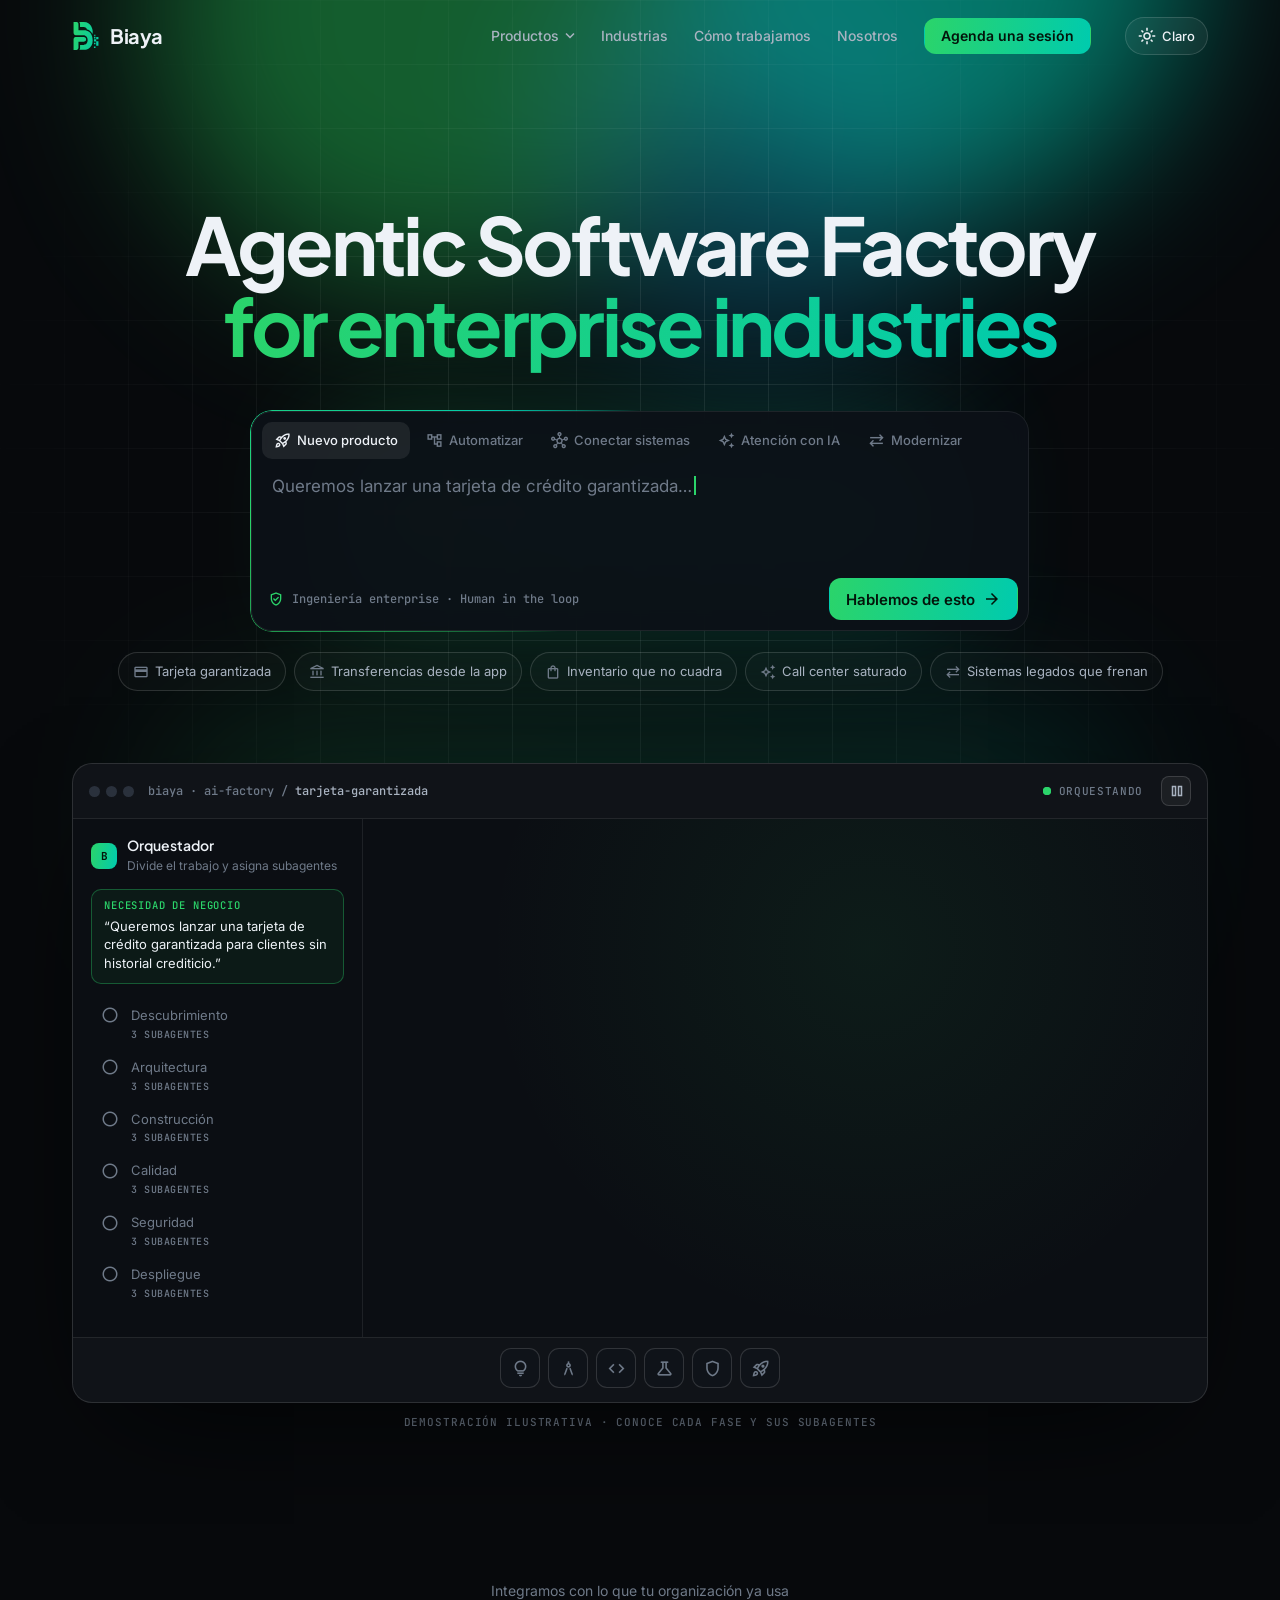
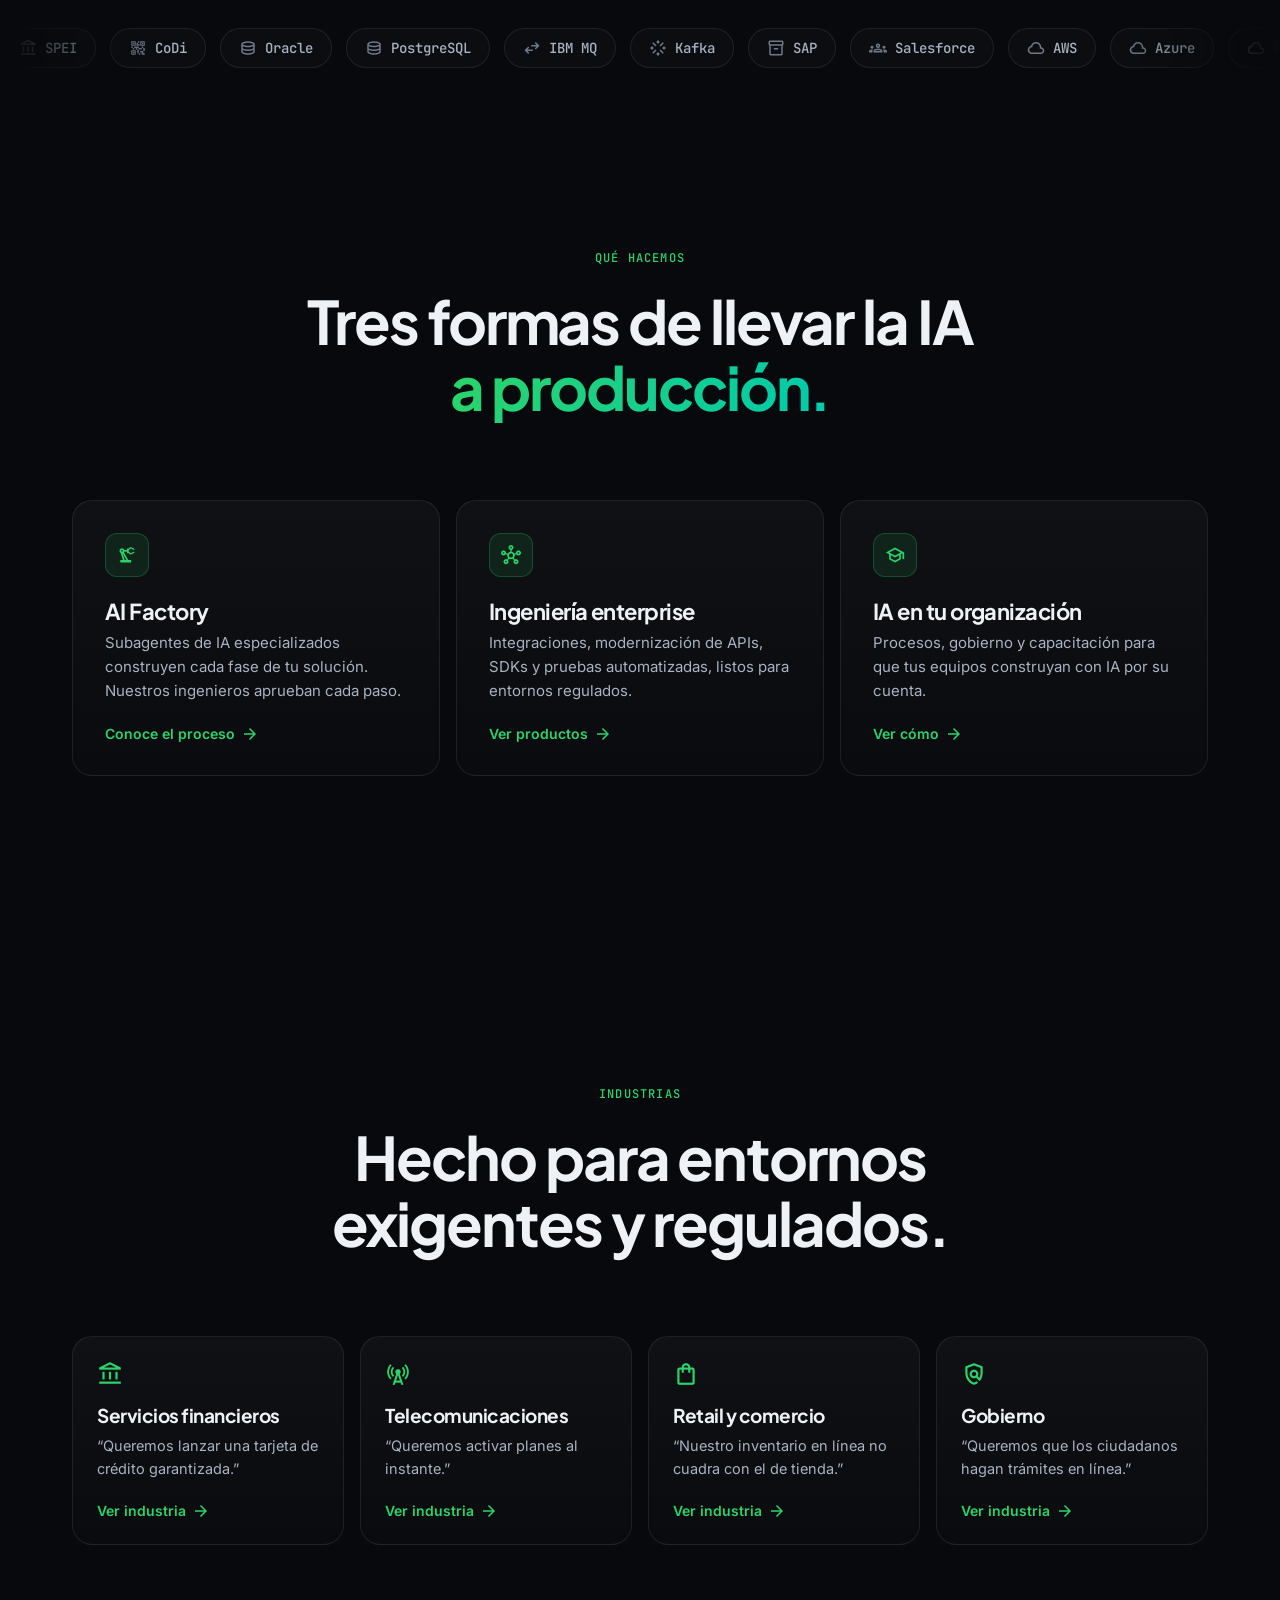
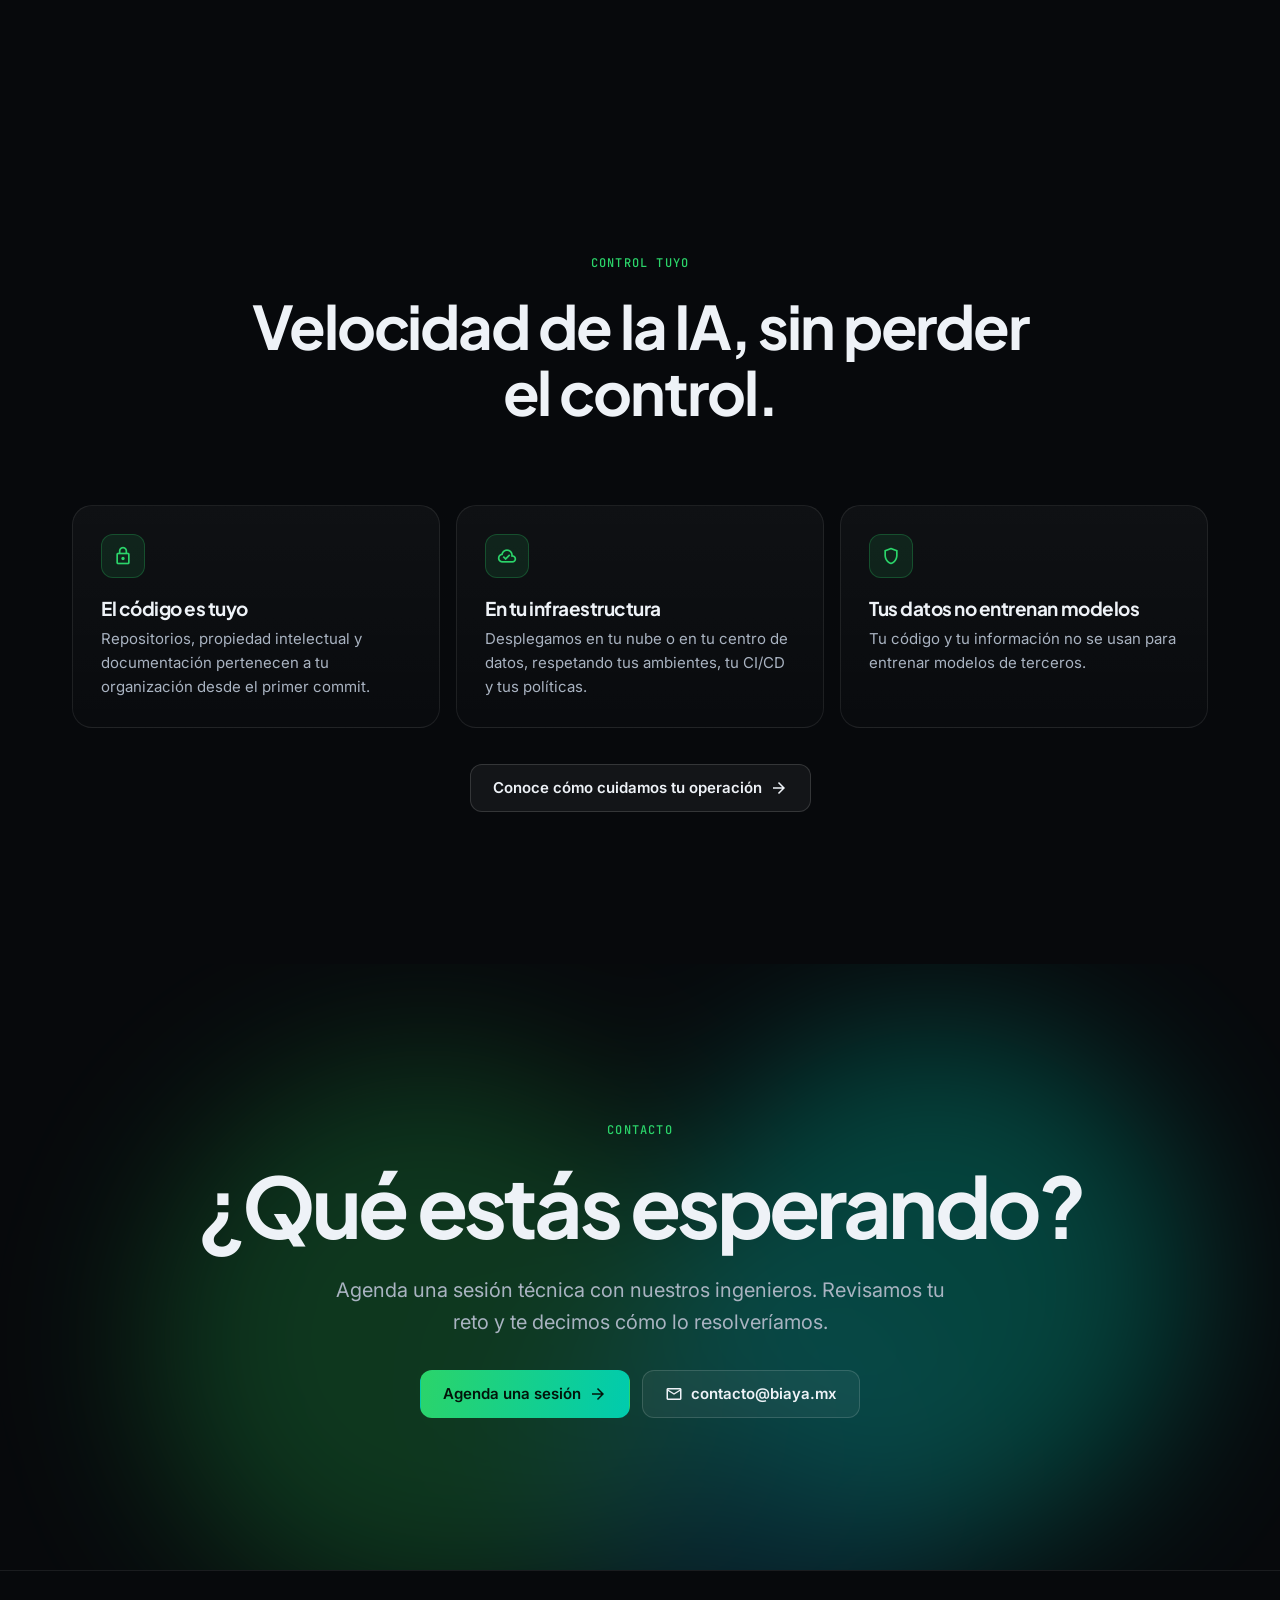
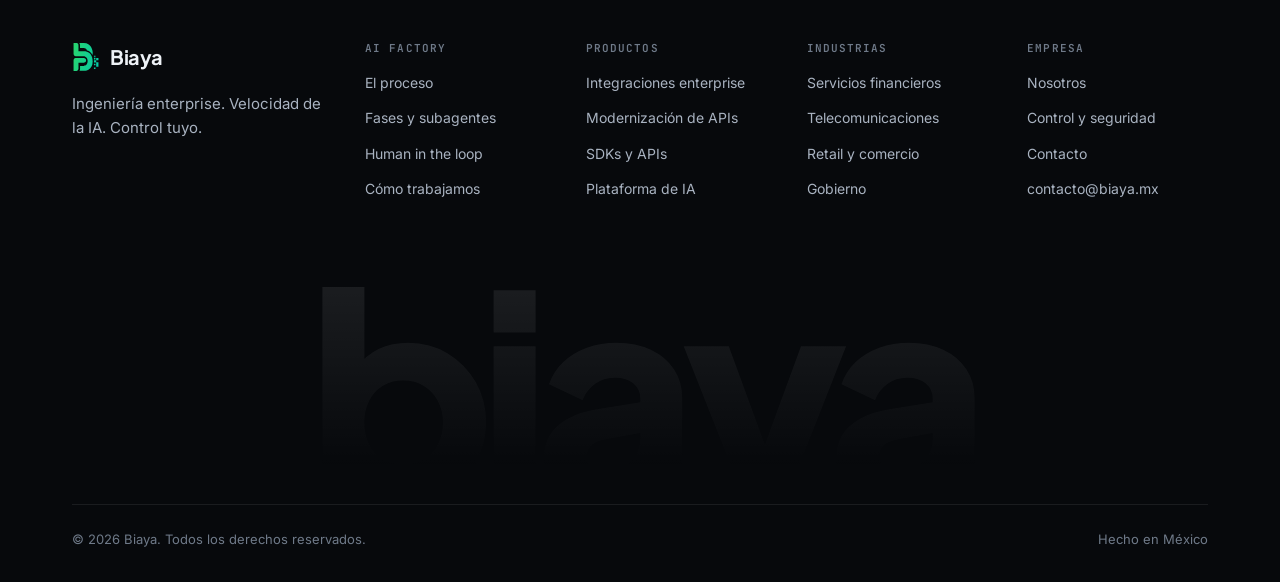
<file: index.html>
<!DOCTYPE html>
<html lang="es" class="no-js">
<head>
  <meta charset="utf-8">
  <meta name="viewport" content="width=device-width, initial-scale=1">
  <title>Biaya | Ingeniería enterprise con IA, dentro de tu organización</title>
  <meta name="description" content="Consultoría de ingeniería enterprise con IA en México: integraciones, APIs y soluciones a la medida, supervisadas por ingenieros y en tu infraestructura.">
  <meta name="author" content="Biaya">
  <meta name="robots" content="index, follow, max-image-preview:large, max-snippet:-1, max-video-preview:-1">
  <link rel="canonical" href="https://biaya.mx/">
  <link rel="alternate" hreflang="es-MX" href="https://biaya.mx/">
  <link rel="alternate" hreflang="x-default" href="https://biaya.mx/">
  <link rel="sitemap" type="application/xml" href="/sitemap.xml">

  <!-- Open Graph (LinkedIn, WhatsApp, Facebook, Slack) -->
  <meta property="og:type" content="website">
  <meta property="og:site_name" content="Biaya">
  <meta property="og:locale" content="es_MX">
  <meta property="og:url" content="https://biaya.mx/">
  <meta property="og:title" content="Biaya | Ingeniería enterprise. Velocidad de la IA. Control tuyo.">
  <meta property="og:description" content="Llevamos el desarrollo con IA a tu organización: más velocidad, sin comprometer tu seguridad, arquitectura ni gobernanza.">
  <meta property="og:image" content="https://biaya.mx/images/og-image.png">
  <meta property="og:image:secure_url" content="https://biaya.mx/images/og-image.png">
  <meta property="og:image:type" content="image/png">
  <meta property="og:image:width" content="1200">
  <meta property="og:image:height" content="630">
  <meta property="og:image:alt" content="Biaya: ingeniería enterprise, velocidad de la IA, control tuyo.">

  <!-- X / Twitter -->
  <meta name="twitter:card" content="summary_large_image">
  <meta name="twitter:title" content="Biaya | Ingeniería enterprise. Velocidad de la IA. Control tuyo.">
  <meta name="twitter:description" content="Llevamos el desarrollo con IA a tu organización: más velocidad, sin comprometer tu seguridad, arquitectura ni gobernanza.">
  <meta name="twitter:image" content="https://biaya.mx/images/og-image.png">
  <meta name="twitter:image:alt" content="Biaya: ingeniería enterprise, velocidad de la IA, control tuyo.">

  <link rel="icon" href="/favicon.ico" sizes="any">
  <link rel="icon" type="image/png" sizes="32x32" href="/favicon-32x32.png">
  <link rel="icon" type="image/png" sizes="16x16" href="/favicon-16x16.png">
  <link rel="apple-touch-icon" sizes="180x180" href="/apple-touch-icon.png">
  <link rel="mask-icon" href="/safari-pinned-tab.svg" color="#00cbae">
  <link rel="manifest" href="/site.webmanifest">
  <meta name="msapplication-config" content="/browserconfig.xml">
  <meta name="msapplication-TileColor" content="#07090c">
  <meta name="application-name" content="Biaya">
  <meta name="apple-mobile-web-app-title" content="Biaya">
  <meta name="theme-color" content="#07090c">

  <!-- Datos estructurados (Schema.org). Solo hechos verificados: ver .claude/skills/biaya-seo -->
  <script type="application/ld+json">
  {
    "@context": "https://schema.org",
    "@graph": [
      {
        "@type": "ProfessionalService",
        "@id": "https://biaya.mx/#organization",
        "name": "Biaya",
        "url": "https://biaya.mx/",
        "logo": {
          "@type": "ImageObject",
          "@id": "https://biaya.mx/#logo",
          "url": "https://biaya.mx/android-chrome-512x512.png",
          "width": 512,
          "height": 512,
          "caption": "Biaya"
        },
        "image": "https://biaya.mx/images/og-image.png",
        "description": "Consultoría de ingeniería enterprise que lleva el desarrollo con inteligencia artificial a las organizaciones: AI Factory con subagentes especializados, supervisión de ingenieros (human in the loop) y transferencia de capacidades a los equipos del cliente.",
        "slogan": "Ingeniería enterprise. Velocidad de la IA. Control tuyo.",
        "foundingDate": "2020",
        "email": "contacto@biaya.mx",
        "areaServed": { "@type": "Country", "name": "México" },
        "knowsLanguage": "es-MX",
        "knowsAbout": [
          "Desarrollo de software con inteligencia artificial",
          "Integraciones enterprise",
          "Modernización de APIs",
          "SDKs y documentación técnica",
          "Gobierno de IA",
          "CoDi",
          "SPEI",
          "Servicios financieros",
          "Telecomunicaciones",
          "Retail",
          "Sector público"
        ],
        "contactPoint": {
          "@type": "ContactPoint",
          "contactType": "sales",
          "email": "contacto@biaya.mx",
          "areaServed": "MX",
          "availableLanguage": ["Spanish"],
          "hoursAvailable": {
            "@type": "OpeningHoursSpecification",
            "dayOfWeek": ["Monday", "Tuesday", "Wednesday", "Thursday", "Friday"],
            "opens": "09:00",
            "closes": "18:00"
          }
        },
        "hasOfferCatalog": {
          "@type": "OfferCatalog",
          "name": "Productos de Biaya",
          "itemListElement": [
            { "@type": "Offer", "itemOffered": { "@type": "Service", "name": "AI Factory: soluciones enterprise construidas con IA", "description": "Un orquestador y subagentes de IA especializados ejecutan cada fase (descubrimiento, arquitectura, construcción, calidad, seguridad y despliegue) con aprobación humana.", "url": "https://biaya.mx/ai-factory/" } },
            { "@type": "Offer", "itemOffered": { "@type": "Service", "name": "Integraciones enterprise de punta a punta", "description": "Integraciones con core, ERP, CRM, colas de mensajes y nubes, con pruebas automatizadas, SDKs y documentación.", "url": "https://biaya.mx/productos/" } },
            { "@type": "Offer", "itemOffered": { "@type": "Service", "name": "Modernización de APIs e integraciones", "description": "Contratos, pruebas y documentación para APIs REST, gRPC y SOAP.", "url": "https://biaya.mx/productos/" } },
            { "@type": "Offer", "itemOffered": { "@type": "Service", "name": "Adopción de IA en tu organización", "description": "Procesos de desarrollo con IA, gobierno y políticas de IA, plataforma en tu infraestructura, capacitación y medición de resultados.", "url": "https://biaya.mx/productos/#adopcion" } }
          ]
        }
      },
      {
        "@type": "WebSite",
        "@id": "https://biaya.mx/#website",
        "url": "https://biaya.mx/",
        "name": "Biaya",
        "inLanguage": "es-MX",
        "publisher": { "@id": "https://biaya.mx/#organization" }
      },
      {
        "@type": "WebPage",
        "@id": "https://biaya.mx/#webpage",
        "url": "https://biaya.mx/",
        "name": "Biaya | Ingeniería enterprise con IA, dentro de tu organización",
        "description": "Consultoría de ingeniería enterprise con IA en México: integraciones, APIs y soluciones a la medida, supervisadas por ingenieros y en tu infraestructura.",
        "inLanguage": "es-MX",
        "isPartOf": { "@id": "https://biaya.mx/#website" },
        "about": { "@id": "https://biaya.mx/#organization" },
        "primaryImageOfPage": { "@type": "ImageObject", "url": "https://biaya.mx/images/og-image.png", "width": 1200, "height": 630 }
      }
    ]
  }
  </script>

  <link rel="preconnect" href="https://fonts.googleapis.com">
  <link rel="preconnect" href="https://fonts.gstatic.com" crossorigin>
  <link href="https://fonts.googleapis.com/css2?family=Inter:wght@400;500;600;700&family=JetBrains+Mono:wght@400;500;600&family=Plus+Jakarta+Sans:wght@600;700;800&display=swap" rel="stylesheet">
  <link href="https://fonts.googleapis.com/css2?family=Material+Symbols+Outlined:opsz,wght,FILL,GRAD@20..48,400,0..1,0&icon_names=account_balance,account_tree,add,alt_route,api,architecture,arrow_forward,arrow_upward,auto_awesome,bolt,bug_report,cell_tower,check,check_circle,close,cloud,cloud_done,cloud_upload,code,construction,credit_card,dark_mode,data_object,database,deployed_code,description,dns,error,expand_more,fact_check,folder,groups,hub,insights,inventory_2,light_mode,lightbulb,lock,mail,menu,menu_book,monitor_heart,monitoring,pause,person_check,play_arrow,policy,precision_manufacturing,progress_activity,qr_code_2,radio_button_unchecked,rocket_launch,schedule,school,science,security,shield,shopping_bag,smart_toy,stream,supervised_user_circle,swap_horiz,sync_alt,task_alt,terminal,travel_explore,verified,verified_user&display=block" rel="stylesheet">
  <link rel="stylesheet" href="css/biaya.css">
  <script>
    document.documentElement.className = "js";
    // Si js/biaya.js no carga, vuelve a mostrar el contenido animado (buscadores y redes lentas).
    setTimeout(function () { if (!window.biayaReady) document.documentElement.classList.remove("js"); }, 4000);
    try { var t = localStorage.getItem("biaya-theme"); if (t === "light") document.documentElement.dataset.theme = "light"; } catch (e) {}
  </script>
</head>

<body>

<!-- ===================== NAVEGACIÓN ===================== -->
<header class="nav" id="top">
  <div class="wrap nav-inner">
    <a class="brand" href="./" aria-label="Biaya, ir al inicio">
      <span class="brand-mark" aria-hidden="true"></span><span>Biaya</span>
    </a>
    <button class="nav-toggle" type="button" aria-label="Abrir menú" aria-expanded="false" aria-controls="nav-links">
      <span class="ms" aria-hidden="true">menu</span>
    </button>
    <nav class="nav-links" id="nav-links" aria-label="Principal">
      <div class="nav-dd">
        <button class="nav-dd-btn" type="button" aria-expanded="false" aria-controls="nav-productos">Productos<span class="ms" aria-hidden="true">expand_more</span></button>
        <div class="nav-dd-panel" id="nav-productos">
          <a href="ai-factory/"><span class="ms" aria-hidden="true">precision_manufacturing</span><span><b>AI Factory</b><small>De la idea a producción con subagentes y aprobación humana</small></span></a>
          <a href="productos/#integraciones"><span class="ms" aria-hidden="true">hub</span><span><b>Integraciones enterprise</b><small>Core, ERP, CRM y nubes, con pruebas automatizadas</small></span></a>
          <a href="productos/#sdks"><span class="ms" aria-hidden="true">code</span><span><b>SDKs y APIs</b><small>Librerías, documentación y modernización de APIs</small></span></a>
          <a href="productos/#adopcion"><span class="ms" aria-hidden="true">dns</span><span><b>Plataforma de IA en tu organización</b><small>Procesos, gobierno y capacitación en tu infraestructura</small></span></a>
          <a class="nav-dd-all" href="productos/">Ver todos los productos<span class="ms" aria-hidden="true">arrow_forward</span></a>
        </div>
      </div>
      <a href="industrias/">Industrias</a>
      <a href="como-trabajamos/">Cómo trabajamos</a>
      <a href="nosotros/">Nosotros</a>
      <a href="contacto/" class="btn btn-green btn-sm">Agenda una sesión</a>
    </nav>
    <button class="theme-toggle" id="theme-toggle" type="button" aria-label="Cambiar a tema claro">
      <span class="ms" aria-hidden="true">light_mode</span><span>Claro</span>
    </button>
  </div>
</header>

<main>

<!-- ===================== HERO ===================== -->
<section class="hero">
  <div class="aurora" aria-hidden="true"><i></i><i></i><i></i></div>
  <div class="hero-grid" aria-hidden="true"></div>

  <div class="wrap">
    <div class="hero-copy">
      <h1 class="split">Agentic Software Factory <span class="grad-text">for enterprise industries</span></h1>
    </div>

    <form class="prompt-wrap reveal" style="--d:450ms" id="hero-prompt" autocomplete="off">
      <div class="prompt">
        <div class="prompt-tabs" role="tablist" aria-label="Tipo de necesidad">
          <button class="prompt-tab" type="button" role="tab" aria-selected="true" data-kind="Nuevo producto"><span class="ms" aria-hidden="true">rocket_launch</span>Nuevo producto</button>
          <button class="prompt-tab" type="button" role="tab" aria-selected="false" data-kind="Automatizar un proceso"><span class="ms" aria-hidden="true">account_tree</span>Automatizar</button>
          <button class="prompt-tab" type="button" role="tab" aria-selected="false" data-kind="Conectar sistemas"><span class="ms" aria-hidden="true">hub</span>Conectar sistemas</button>
          <button class="prompt-tab" type="button" role="tab" aria-selected="false" data-kind="Atención con IA"><span class="ms" aria-hidden="true">auto_awesome</span>Atención con IA</button>
          <button class="prompt-tab" type="button" role="tab" aria-selected="false" data-kind="Modernizar"><span class="ms" aria-hidden="true">sync_alt</span>Modernizar</button>
        </div>
        <div class="prompt-input" id="prompt-input">
          <label for="prompt-text" class="sr-only">Describe la necesidad de tu negocio</label>
          <textarea id="prompt-text" rows="2" maxlength="280"></textarea>
          <span class="prompt-ghost" id="prompt-ghost" aria-hidden="true"></span>
        </div>
        <div class="prompt-bar">
          <span class="prompt-meta"><span class="ms" aria-hidden="true">verified_user</span><span>Ingeniería enterprise · Human in the loop</span></span>
          <button class="btn btn-green prompt-send" type="submit">Hablemos de esto <span class="ms" aria-hidden="true">arrow_forward</span></button>
        </div>
      </div>
    </form>

    <div class="chips reveal" style="--d:600ms" aria-label="Ejemplos de necesidades de negocio">
      <button class="chip" type="button" data-prompt="Queremos lanzar una tarjeta de crédito garantizada para clientes que aún no tienen historial crediticio."><span class="ms" aria-hidden="true">credit_card</span>Tarjeta garantizada</button>
      <button class="chip" type="button" data-prompt="Queremos que nuestros clientes hagan transferencias SPEI desde la app, con validación antifraude."><span class="ms" aria-hidden="true">account_balance</span>Transferencias desde la app</button>
      <button class="chip" type="button" data-prompt="Nuestro inventario en línea no coincide con el de tienda y estamos perdiendo ventas."><span class="ms" aria-hidden="true">shopping_bag</span>Inventario que no cuadra</button>
      <button class="chip" type="button" data-prompt="Nuestro call center no da abasto con preguntas repetidas sobre nuestras políticas."><span class="ms" aria-hidden="true">auto_awesome</span>Call center saturado</button>
      <button class="chip" type="button" data-prompt="Nuestros sistemas legados frenan cada integración con nuevos socios."><span class="ms" aria-hidden="true">sync_alt</span>Sistemas legados que frenan</button>
    </div>

    <!-- Demo animada de la AI Factory -->
    <div class="factory-wrap reveal" id="demo" style="--d:700ms">
      <div class="factory" id="factory" role="region" aria-label="Demostración ilustrativa: la AI Factory ejecuta cada fase con subagentes especializados">
        <div class="studio-top">
          <span class="win-dots" aria-hidden="true"><i></i><i></i><i></i></span>
          <span class="studio-title">biaya · ai-factory / <b>tarjeta-garantizada</b></span>
          <span class="studio-badge"><span class="dot" aria-hidden="true"></span><span id="fx-state">Orquestando</span></span>
          <button class="fx-ctl" type="button" id="fx-toggle" aria-label="Pausar la demostración"><span class="ms" aria-hidden="true">pause</span></button>
        </div>
        <div class="fx-body" aria-hidden="true">
          <aside class="fx-orch">
            <div class="fx-orch-head"><span class="msg-av">B</span><div><b>Orquestador</b><small>Divide el trabajo y asigna subagentes</small></div></div>
            <p class="fx-need"><span>Necesidad de negocio</span>“Queremos lanzar una tarjeta de crédito garantizada para clientes sin historial crediticio.”</p>
            <ol class="fx-phases" id="fx-phases"></ol>
          </aside>
          <div class="fx-stage" id="fx-stage"></div>
        </div>
        <div class="fx-dock" id="fx-dock" aria-hidden="true"></div>
      </div>
      <p class="studio-note">Demostración ilustrativa · <a href="ai-factory/">Conoce cada fase y sus subagentes</a></p>
    </div>
    <!-- Datos de la animación: copia de las fases de /ai-factory/ (mantener iguales) -->
    <template id="fx-data">
      <article class="card spot phase-card reveal" style="--d:0ms" data-gate="tu equipo" data-gate-av="TU">
        <div class="phase-top"><span class="ic-box phase-ic"><span class="ms" aria-hidden="true">lightbulb</span></span><span class="num">FASE 01</span></div>
        <h3>Descubrimiento</h3>
        <p>Convertimos la necesidad de negocio en objetivos, métricas y restricciones claras.</p>
        <ul class="agents-list" aria-label="Subagentes de la fase"><li data-log="Leyendo la necesidad|Clientes sin historial crediticio|Objetivos y métricas definidos"><span class="ms" aria-hidden="true">insights</span>Analista de negocio</li><li data-log="Mapeando el core bancario|Procesador de tarjetas identificado|Mapa de sistemas listo"><span class="ms" aria-hidden="true">travel_explore</span>Explorador de sistemas</li><li data-log="Requisitos de identificación|Bitácora auditable requerida|Restricciones documentadas"><span class="ms" aria-hidden="true">policy</span>Revisor regulatorio</li></ul>
        <div class="phase-foot"><span>Entregable<b>Brief con objetivos medibles</b></span><span class="gate"><span class="ms" aria-hidden="true">person_check</span>Tu equipo aprueba el alcance</span></div>
      </article>
      <article class="card spot phase-card reveal" style="--d:80ms" data-gate="arquitecto Biaya" data-gate-av="IB">
        <div class="phase-top"><span class="ic-box phase-ic"><span class="ms" aria-hidden="true">architecture</span></span><span class="num">FASE 02</span></div>
        <h3>Arquitectura</h3>
        <p>Diseñamos la solución sobre tus sistemas actuales y definimos los contratos antes de escribir código.</p>
        <ul class="agents-list" aria-label="Subagentes de la fase"><li data-log="Evaluando alternativas|Servicio de originación y garantía|Diagrama de arquitectura listo"><span class="ms" aria-hidden="true">account_tree</span>Arquitecto de soluciones</li><li data-log="POST /v1/solicitudes|POST /v1/garantias|Contrato OpenAPI válido"><span class="ms" aria-hidden="true">description</span>Diseñador de contratos</li><li data-log="Cliente, garantía y línea|Reglas de integridad|Migraciones generadas"><span class="ms" aria-hidden="true">database</span>Modelador de datos</li></ul>
        <div class="phase-foot"><span>Entregable<b>Arquitectura y contratos OpenAPI</b></span><span class="gate"><span class="ms" aria-hidden="true">person_check</span>Un arquitecto de Biaya aprueba el diseño</span></div>
      </article>
      <article class="card spot phase-card reveal" style="--d:160ms" data-gate="ingeniero Biaya" data-gate-av="IB">
        <div class="phase-top"><span class="ic-box phase-ic"><span class="ms" aria-hidden="true">code</span></span><span class="num">FASE 03</span></div>
        <h3>Construcción</h3>
        <p>Los subagentes escriben el servicio, los adaptadores a tus sistemas y los SDKs, siguiendo el contrato aprobado.</p>
        <ul class="agents-list" aria-label="Subagentes de la fase"><li data-log="src/solicitudes.ts|src/garantias.ts|Servicio compilado"><span class="ms" aria-hidden="true">terminal</span>Desarrollador de servicios</li><li data-log="Adaptador del core bancario|Adaptador del procesador|Reintentos e idempotencia"><span class="ms" aria-hidden="true">hub</span>Integrador de sistemas</li><li data-log="SDK TypeScript|SDK Java|SDK Python"><span class="ms" aria-hidden="true">data_object</span>Generador de SDKs</li></ul>
        <div class="phase-foot"><span>Entregable<b>Código en tu repositorio</b></span><span class="gate"><span class="ms" aria-hidden="true">person_check</span>Un ingeniero de Biaya revisa el código</span></div>
      </article>
      <article class="card spot phase-card reveal" style="--d:0ms" data-gate="tu equipo" data-gate-av="TU">
        <div class="phase-top"><span class="ic-box phase-ic"><span class="ms" aria-hidden="true">science</span></span><span class="num">FASE 04</span></div>
        <h3>Calidad</h3>
        <p>Generamos las pruebas junto con el código y las ejecutamos en cada cambio.</p>
        <ul class="agents-list" aria-label="Subagentes de la fase"><li data-log="Casos válidos y de error|Límites de crédito y garantía|Todas en verde"><span class="ms" aria-hidden="true">task_alt</span>Pruebas unitarias</li><li data-log="Core bancario simulado|Procesador simulado|Flujo completo aprobado"><span class="ms" aria-hidden="true">sync_alt</span>Pruebas de integración</li><li data-log="Tráfico concurrente simulado|Latencia dentro del objetivo|Reporte generado"><span class="ms" aria-hidden="true">monitoring</span>Pruebas de carga</li></ul>
        <div class="phase-foot"><span>Entregable<b>Pruebas automatizadas en verde</b></span><span class="gate"><span class="ms" aria-hidden="true">person_check</span>Tu equipo valida los resultados</span></div>
      </article>
      <article class="card spot phase-card reveal" style="--d:80ms" data-gate="seguridad Biaya" data-gate-av="IB">
        <div class="phase-top"><span class="ic-box phase-ic"><span class="ms" aria-hidden="true">shield</span></span><span class="num">FASE 05</span></div>
        <h3>Seguridad</h3>
        <p>Revisamos el código, las dependencias y el cumplimiento antes de que nada llegue a tus ambientes.</p>
        <ul class="agents-list" aria-label="Subagentes de la fase"><li data-log="Escaneando el código|Sin hallazgos críticos|Reporte listo"><span class="ms" aria-hidden="true">bug_report</span>Análisis estático</li><li data-log="Revisando librerías|Licencias verificadas|Sin vulnerabilidades conocidas"><span class="ms" aria-hidden="true">inventory_2</span>Auditor de dependencias</li><li data-log="Datos sensibles cifrados|Bitácora de cada operación|Evidencia para auditoría"><span class="ms" aria-hidden="true">verified_user</span>Revisor de cumplimiento</li></ul>
        <div class="phase-foot"><span>Entregable<b>Reporte de seguridad y evidencias</b></span><span class="gate"><span class="ms" aria-hidden="true">person_check</span>Seguridad de Biaya aprueba</span></div>
      </article>
      <article class="card spot phase-card reveal" style="--d:160ms" data-gate="tu equipo" data-gate-av="TU">
        <div class="phase-top"><span class="ic-box phase-ic"><span class="ms" aria-hidden="true">rocket_launch</span></span><span class="num">FASE 06</span></div>
        <h3>Despliegue</h3>
        <p>Desplegamos en tu infraestructura, con tu CI/CD, y dejamos todo listo para operar.</p>
        <ul class="agents-list" aria-label="Subagentes de la fase"><li data-log="Build de la imagen|Pipeline en verde|Desplegado en pruebas"><span class="ms" aria-hidden="true">deployed_code</span>Ingeniero de CI/CD</li><li data-log="Métricas y alertas|Tableros de operación|Monitoreo activo"><span class="ms" aria-hidden="true">monitor_heart</span>Observabilidad</li><li data-log="Portal de la API|Runbooks de operación|Documentación publicada"><span class="ms" aria-hidden="true">menu_book</span>Redactor técnico</li></ul>
        <div class="phase-foot"><span>Entregable<b>Servicio en tu ambiente de pruebas</b></span><span class="gate"><span class="ms" aria-hidden="true">person_check</span>Tu equipo libera el despliegue</span></div>
      </article>
    </template>
  </div>
</section>

<!-- ===================== TECNOLOGÍAS ===================== -->
<section class="logos" aria-label="Tecnologías con las que integramos">
  <p>Integramos con lo que tu organización ya usa</p>
  <div class="marquee">
    <div class="marquee-track">
      <span><span class="ms" aria-hidden="true">account_balance</span>SPEI</span>
      <span><span class="ms" aria-hidden="true">qr_code_2</span>CoDi</span>
      <span><span class="ms" aria-hidden="true">database</span>Oracle</span>
      <span><span class="ms" aria-hidden="true">database</span>PostgreSQL</span>
      <span><span class="ms" aria-hidden="true">swap_horiz</span>IBM MQ</span>
      <span><span class="ms" aria-hidden="true">stream</span>Kafka</span>
      <span><span class="ms" aria-hidden="true">inventory_2</span>SAP</span>
      <span><span class="ms" aria-hidden="true">groups</span>Salesforce</span>
      <span><span class="ms" aria-hidden="true">cloud</span>AWS</span>
      <span><span class="ms" aria-hidden="true">cloud</span>Azure</span>
      <span><span class="ms" aria-hidden="true">cloud</span>Google Cloud</span>
      <span><span class="ms" aria-hidden="true">dns</span>On-premise</span>
      <span><span class="ms" aria-hidden="true">deployed_code</span>Kubernetes</span>
      <span><span class="ms" aria-hidden="true">api</span>REST · gRPC · SOAP</span>
    </div>
  </div>
</section>

<!-- ===================== QUÉ HACEMOS ===================== -->
<section class="section" id="que-hacemos">
  <div class="wrap">
    <div class="section-head">
      <span class="eyebrow">Qué hacemos</span>
      <h2 class="split">Tres formas de llevar la IA <span class="grad-text">a producción.</span></h2>
    </div>

    <div class="offers">
      <a class="card spot offer reveal" href="ai-factory/">
        <span class="ic-box"><span class="ms" aria-hidden="true">precision_manufacturing</span></span>
        <h3>AI Factory</h3>
        <p>Subagentes de IA especializados construyen cada fase de tu solución. Nuestros ingenieros aprueban cada paso.</p>
        <span class="more">Conoce el proceso <span class="ms" aria-hidden="true">arrow_forward</span></span>
      </a>
      <a class="card spot offer reveal" style="--d:80ms" href="productos/">
        <span class="ic-box"><span class="ms" aria-hidden="true">hub</span></span>
        <h3>Ingeniería enterprise</h3>
        <p>Integraciones, modernización de APIs, SDKs y pruebas automatizadas, listos para entornos regulados.</p>
        <span class="more">Ver productos <span class="ms" aria-hidden="true">arrow_forward</span></span>
      </a>
      <a class="card spot offer reveal" style="--d:160ms" href="productos/#adopcion">
        <span class="ic-box"><span class="ms" aria-hidden="true">school</span></span>
        <h3>IA en tu organización</h3>
        <p>Procesos, gobierno y capacitación para que tus equipos construyan con IA por su cuenta.</p>
        <span class="more">Ver cómo <span class="ms" aria-hidden="true">arrow_forward</span></span>
      </a>
    </div>
  </div>
</section>

<!-- ===================== INDUSTRIAS (RESUMEN) ===================== -->
<section class="section" id="industrias">
  <div class="wrap">
    <div class="section-head">
      <span class="eyebrow">Industrias</span>
      <h2 class="split">Hecho para entornos exigentes y regulados.</h2>
    </div>

    <div class="ind-cards">
      <a class="card spot ind-card reveal" href="industrias/#financieros"><span class="ms" aria-hidden="true">account_balance</span><h3>Servicios financieros</h3><p>“Queremos lanzar una tarjeta de crédito garantizada.”</p><span class="more">Ver industria <span class="ms" aria-hidden="true">arrow_forward</span></span></a>
      <a class="card spot ind-card reveal" style="--d:80ms" href="industrias/#telecom"><span class="ms" aria-hidden="true">cell_tower</span><h3>Telecomunicaciones</h3><p>“Queremos activar planes al instante.”</p><span class="more">Ver industria <span class="ms" aria-hidden="true">arrow_forward</span></span></a>
      <a class="card spot ind-card reveal" style="--d:160ms" href="industrias/#retail"><span class="ms" aria-hidden="true">shopping_bag</span><h3>Retail y comercio</h3><p>“Nuestro inventario en línea no cuadra con el de tienda.”</p><span class="more">Ver industria <span class="ms" aria-hidden="true">arrow_forward</span></span></a>
      <a class="card spot ind-card reveal" style="--d:240ms" href="industrias/#gobierno"><span class="ms" aria-hidden="true">policy</span><h3>Gobierno</h3><p>“Queremos que los ciudadanos hagan trámites en línea.”</p><span class="more">Ver industria <span class="ms" aria-hidden="true">arrow_forward</span></span></a>
    </div>
  </div>
</section>

<!-- ===================== CONTROL (RESUMEN) ===================== -->
<section class="section" id="control">
  <div class="wrap">
    <div class="section-head">
      <span class="eyebrow">Control tuyo</span>
      <h2 class="split">Velocidad de la IA, sin perder el control.</h2>
    </div>

    <div class="control-grid">
      <article class="card spot ctrl reveal"><span class="ic"><span class="ms" aria-hidden="true">lock</span></span><h3>El código es tuyo</h3><p>Repositorios, propiedad intelectual y documentación pertenecen a tu organización desde el primer commit.</p></article>
      <article class="card spot ctrl reveal" style="--d:80ms"><span class="ic"><span class="ms" aria-hidden="true">cloud_done</span></span><h3>En tu infraestructura</h3><p>Desplegamos en tu nube o en tu centro de datos, respetando tus ambientes, tu CI/CD y tus políticas.</p></article>
      <article class="card spot ctrl reveal" style="--d:160ms"><span class="ic"><span class="ms" aria-hidden="true">shield</span></span><h3>Tus datos no entrenan modelos</h3><p>Tu código y tu información no se usan para entrenar modelos de terceros.</p></article>
    </div>
    <div class="center-cta reveal"><a class="btn btn-ghost" href="seguridad/">Conoce cómo cuidamos tu operación <span class="ms" aria-hidden="true">arrow_forward</span></a></div>
  </div>
</section>

<!-- ===================== CTA ===================== -->
<section class="section final">
  <div class="aurora" aria-hidden="true"><i></i><i></i><i></i></div>
  <div class="wrap">
    <span class="eyebrow">Contacto</span>
    <h2 class="split" style="margin-top:18px">¿Qué estás esperando?</h2>
    <p class="reveal">Agenda una sesión técnica con nuestros ingenieros. Revisamos tu reto y te decimos cómo lo resolveríamos.</p>
    <div class="cta-actions reveal">
      <a class="btn btn-green" href="contacto/">Agenda una sesión <span class="ms" aria-hidden="true">arrow_forward</span></a>
      <a class="btn btn-ghost" href="mailto:contacto@biaya.mx"><span class="ms" aria-hidden="true">mail</span>contacto@biaya.mx</a>
    </div>
  </div>
</section>

</main>

<!-- ===================== FOOTER ===================== -->
<footer class="footer">
  <div class="wrap">
    <div class="footer-grid">
      <div class="footer-brand">
        <a class="brand" href="./"><span class="brand-mark" aria-hidden="true"></span><span>Biaya</span></a>
        <p>Ingeniería enterprise. Velocidad de la IA. Control tuyo.</p>
      </div>
      <div class="footer-col">
        <h4>AI Factory</h4>
        <ul>
          <li><a href="ai-factory/">El proceso</a></li>
          <li><a href="ai-factory/#fases">Fases y subagentes</a></li>
          <li><a href="ai-factory/#orquestacion">Human in the loop</a></li>
          <li><a href="como-trabajamos/">Cómo trabajamos</a></li>
        </ul>
      </div>
      <div class="footer-col">
        <h4>Productos</h4>
        <ul>
          <li><a href="productos/#integraciones">Integraciones enterprise</a></li>
          <li><a href="productos/#modernizacion">Modernización de APIs</a></li>
          <li><a href="productos/#sdks">SDKs y APIs</a></li>
          <li><a href="productos/#adopcion">Plataforma de IA</a></li>
        </ul>
      </div>
      <div class="footer-col">
        <h4>Industrias</h4>
        <ul>
          <li><a href="industrias/#financieros">Servicios financieros</a></li>
          <li><a href="industrias/#telecom">Telecomunicaciones</a></li>
          <li><a href="industrias/#retail">Retail y comercio</a></li>
          <li><a href="industrias/#gobierno">Gobierno</a></li>
        </ul>
      </div>
      <div class="footer-col">
        <h4>Empresa</h4>
        <ul>
          <li><a href="nosotros/">Nosotros</a></li>
          <li><a href="seguridad/">Control y seguridad</a></li>
          <li><a href="contacto/">Contacto</a></li>
          <li><a href="mailto:contacto@biaya.mx">contacto@biaya.mx</a></li>
        </ul>
      </div>
    </div>
    <div class="footer-word" aria-hidden="true">biaya</div>
    <div class="footer-bottom">
      <p>&copy; <span id="year">2026</span> Biaya. Todos los derechos reservados.</p>
      <p>Hecho en México</p>
    </div>
  </div>
</footer>

<script src="js/biaya.js" defer></script>
</body>
</html>
</file>
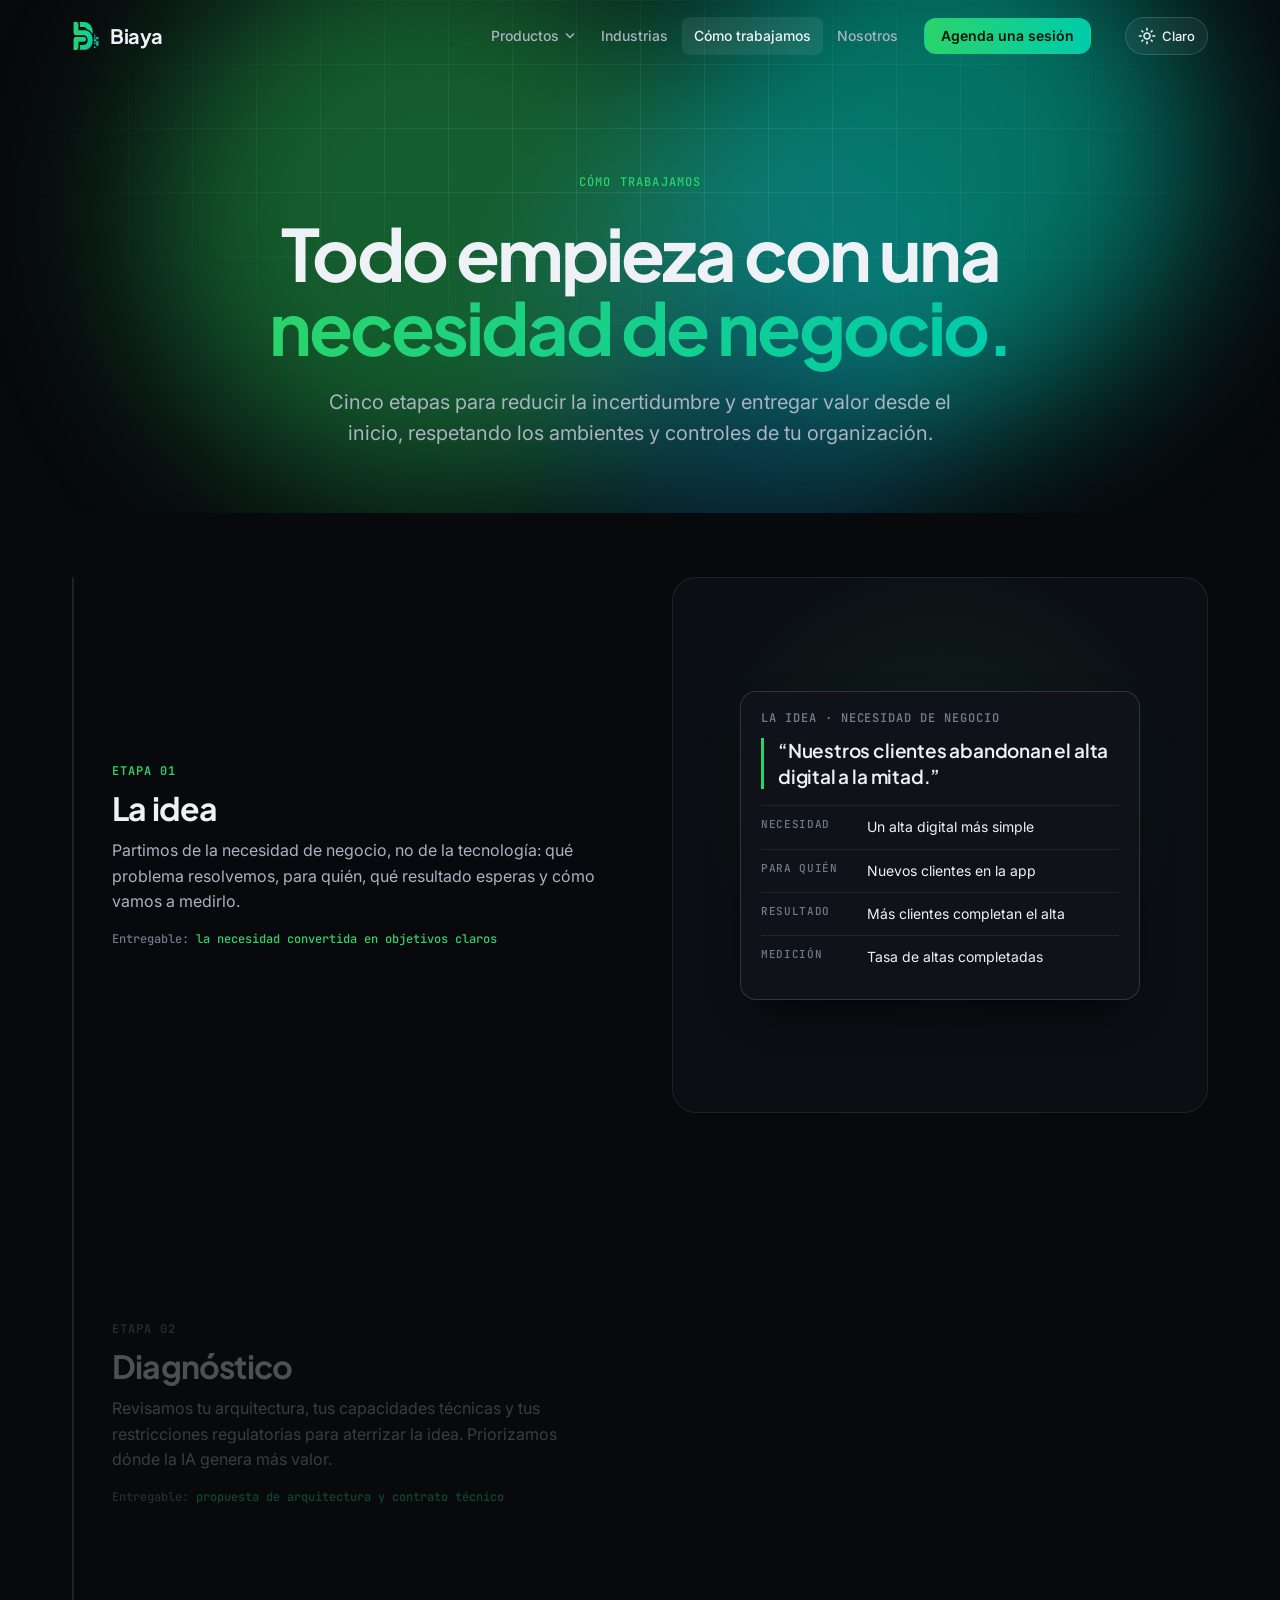
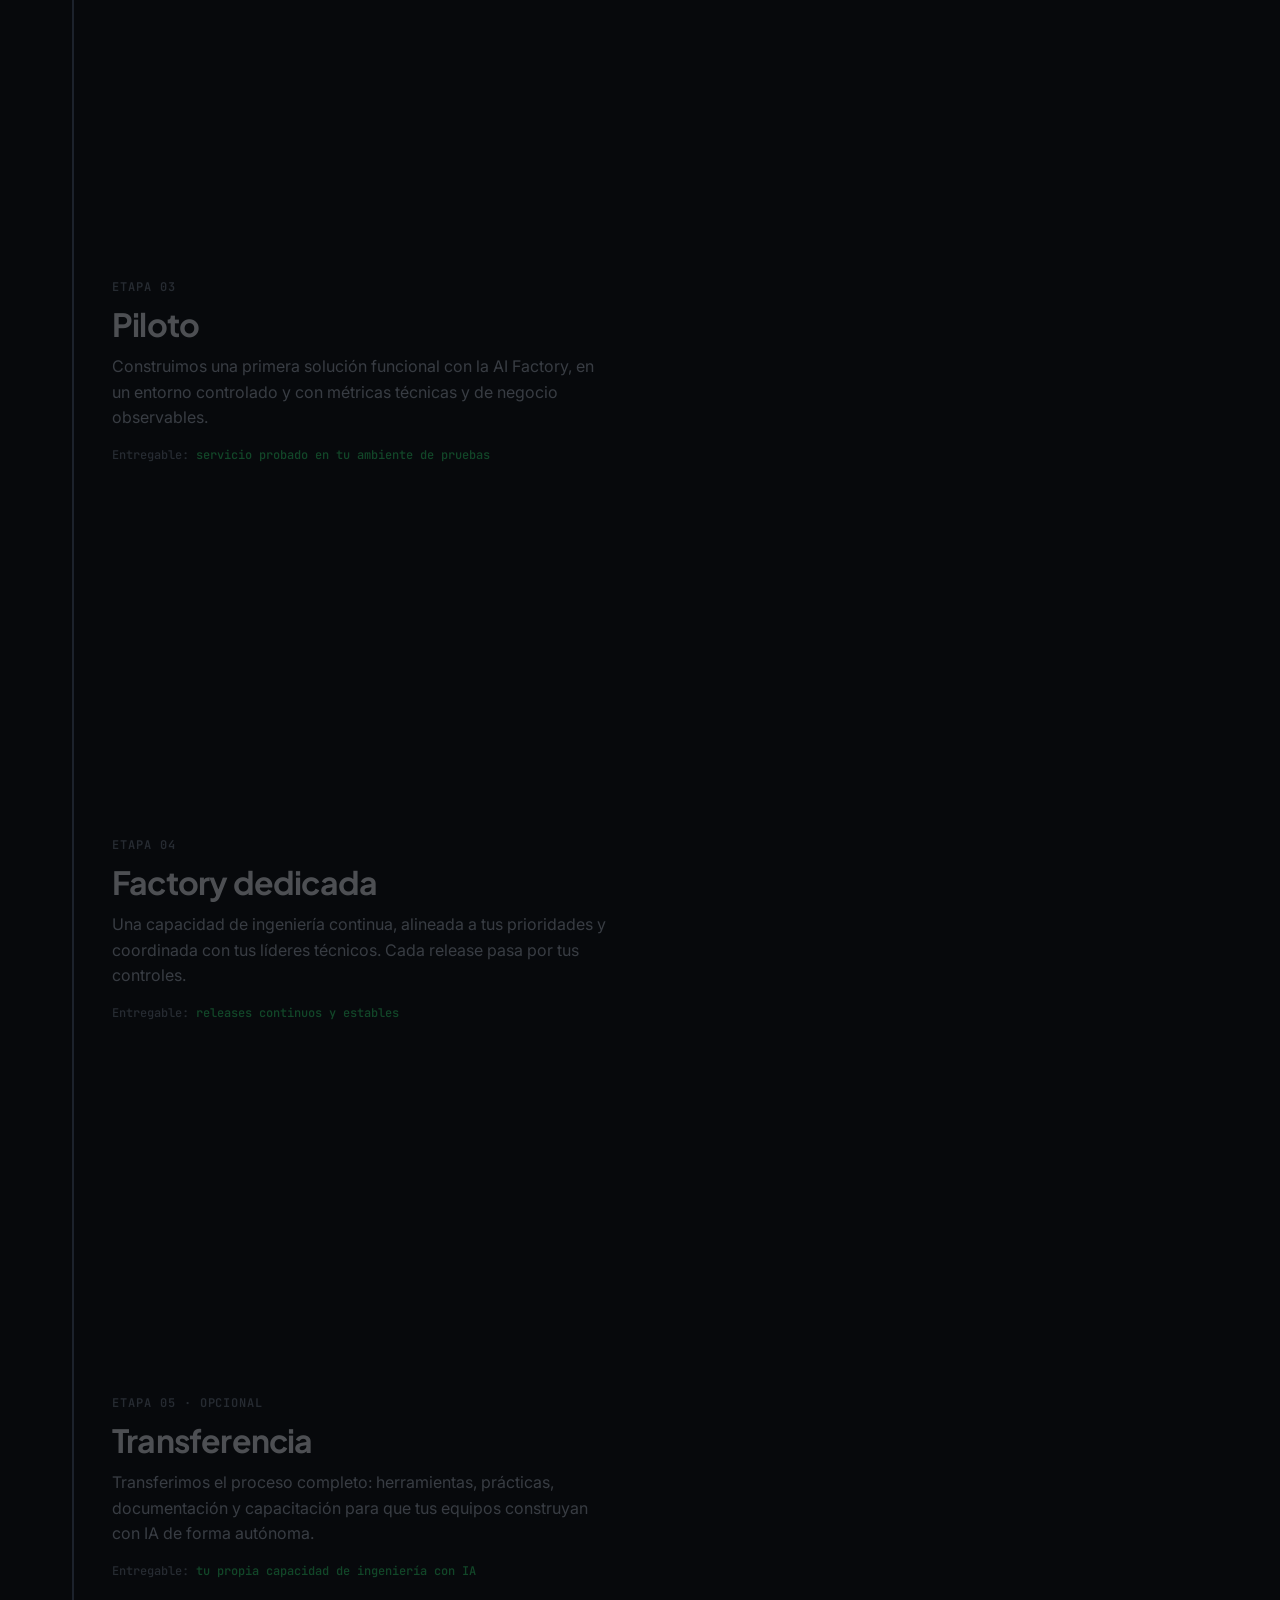
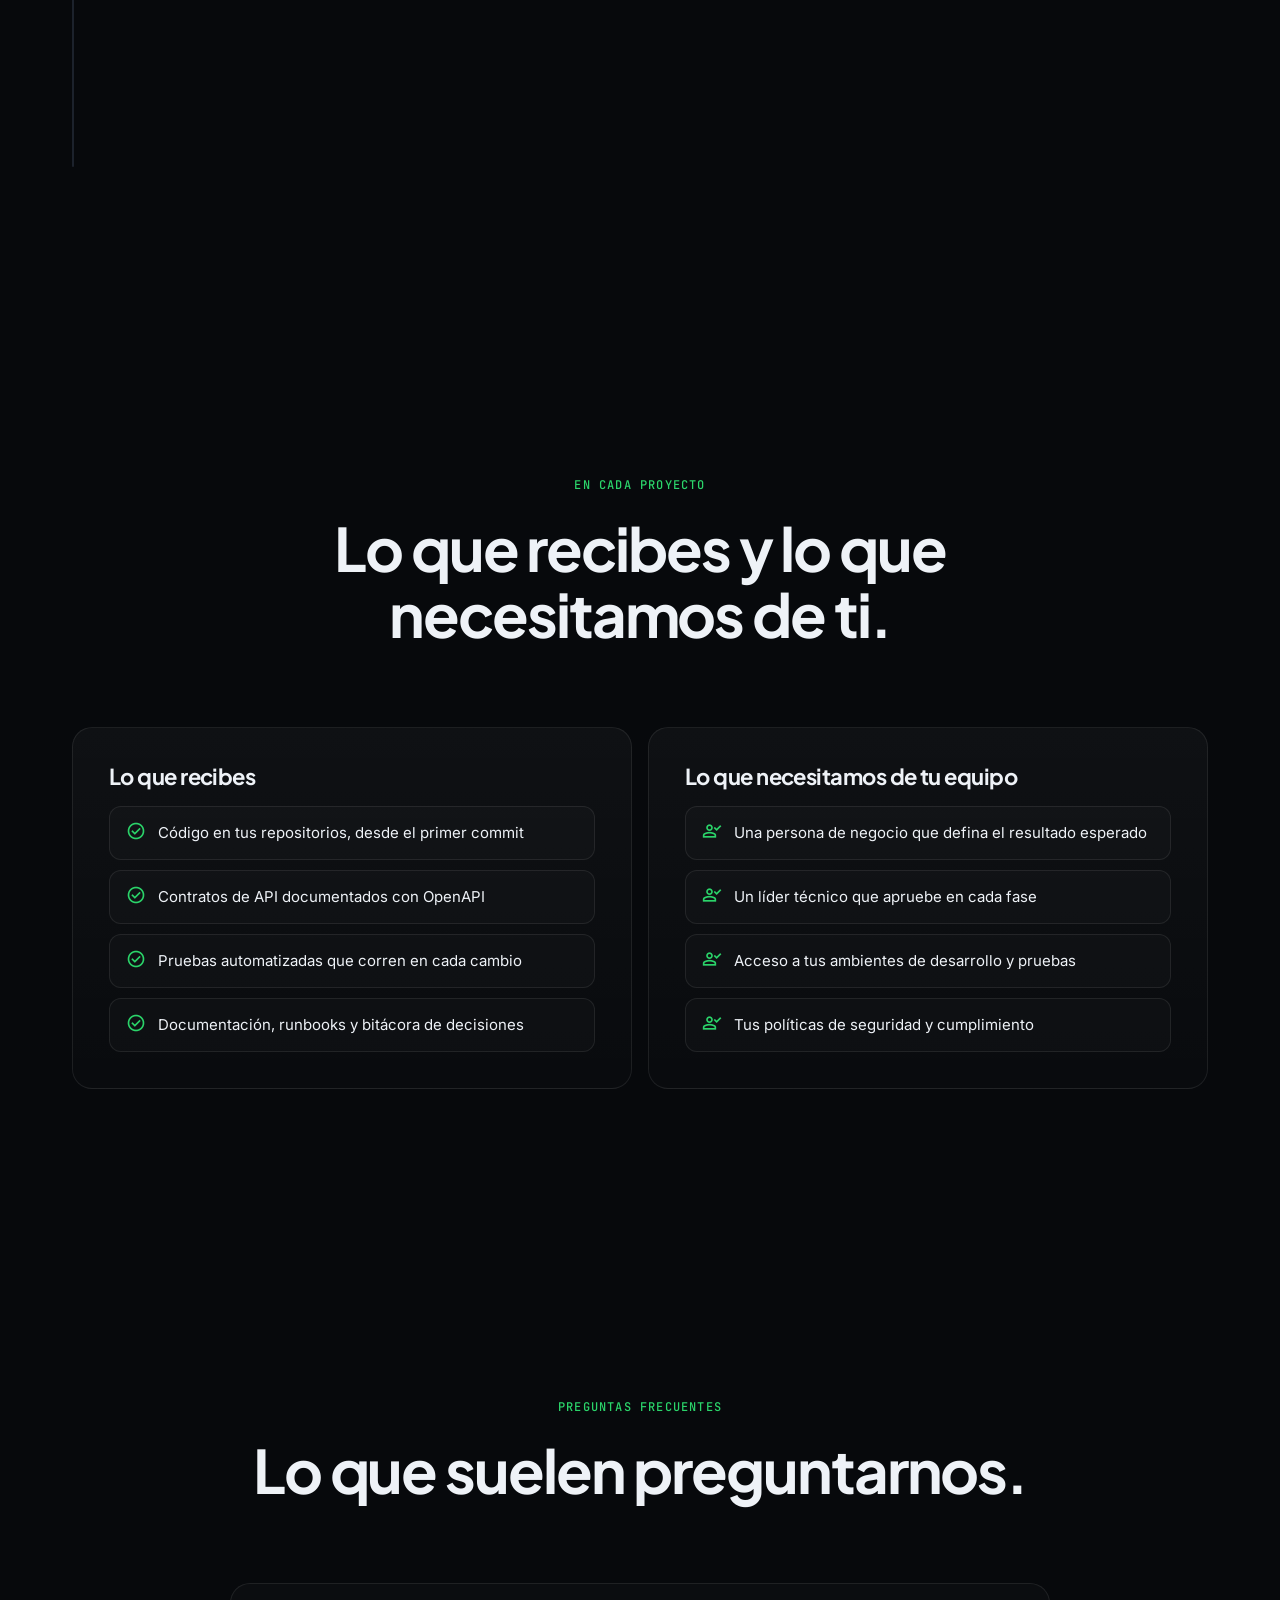
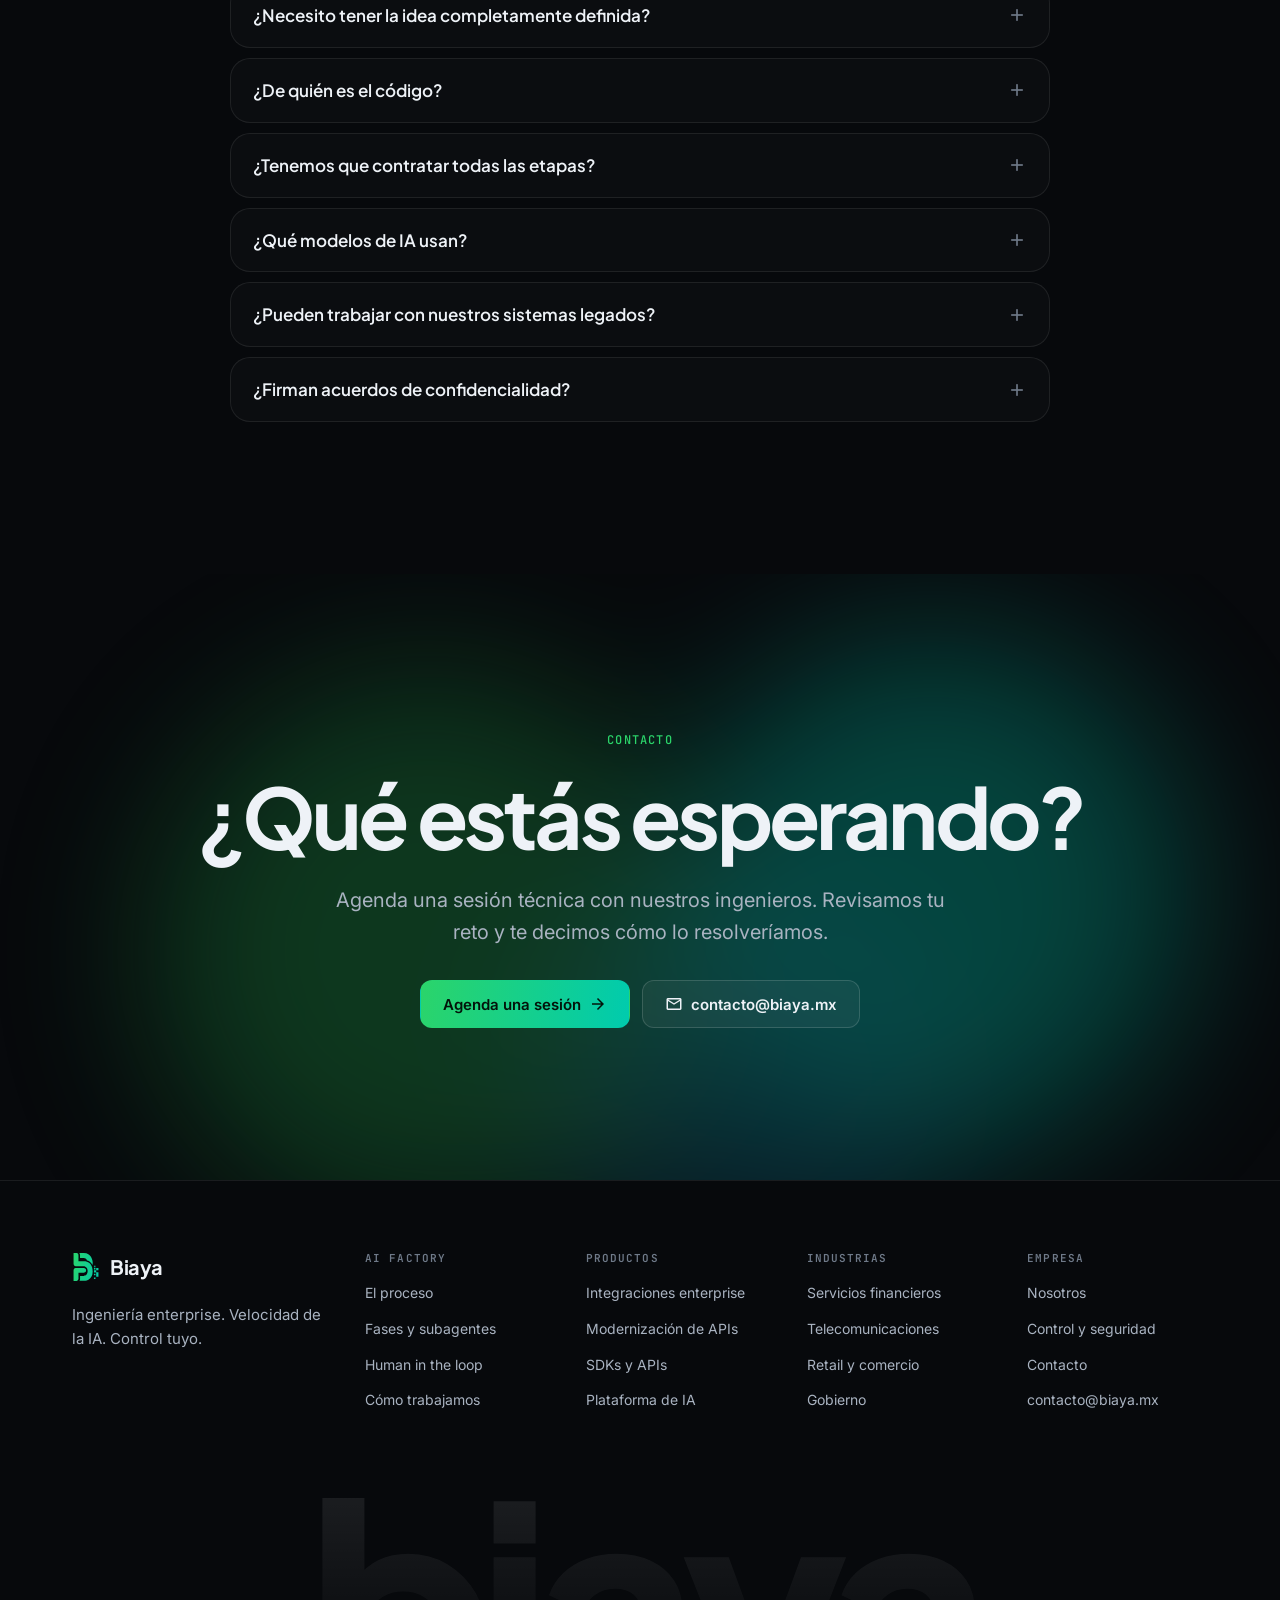
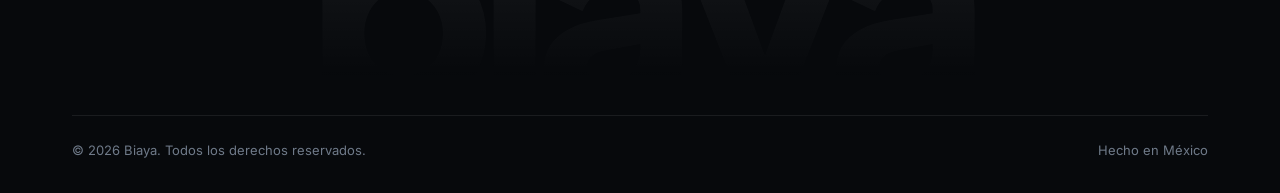
<file: como-trabajamos/index.html>
<!DOCTYPE html>
<html lang="es" class="no-js">
<head>
  <meta charset="utf-8">
  <meta name="viewport" content="width=device-width, initial-scale=1">
  <title>Biaya | Cómo trabajamos: de tu idea a producción con IA</title>
  <meta name="description" content="Cinco etapas para llevar una necesidad de negocio a producción con IA: idea, diagnóstico, piloto, factory dedicada y transferencia a tus equipos.">
  <meta name="author" content="Biaya">
  <meta name="robots" content="index, follow, max-image-preview:large, max-snippet:-1, max-video-preview:-1">
  <link rel="canonical" href="https://biaya.mx/como-trabajamos/">
  <link rel="alternate" hreflang="es-MX" href="https://biaya.mx/como-trabajamos/">
  <link rel="alternate" hreflang="x-default" href="https://biaya.mx/como-trabajamos/">
  <link rel="sitemap" type="application/xml" href="/sitemap.xml">

  <!-- Open Graph (LinkedIn, WhatsApp, Facebook, Slack) -->
  <meta property="og:type" content="website">
  <meta property="og:site_name" content="Biaya">
  <meta property="og:locale" content="es_MX">
  <meta property="og:url" content="https://biaya.mx/como-trabajamos/">
  <meta property="og:title" content="Biaya | Cómo trabajamos: de tu idea a producción con IA">
  <meta property="og:description" content="De la necesidad de negocio a producción en cinco etapas.">
  <meta property="og:image" content="https://biaya.mx/images/og-image.png">
  <meta property="og:image:secure_url" content="https://biaya.mx/images/og-image.png">
  <meta property="og:image:type" content="image/png">
  <meta property="og:image:width" content="1200">
  <meta property="og:image:height" content="630">
  <meta property="og:image:alt" content="Biaya: ingeniería enterprise, velocidad de la IA, control tuyo.">

  <!-- X / Twitter -->
  <meta name="twitter:card" content="summary_large_image">
  <meta name="twitter:title" content="Biaya | Cómo trabajamos: de tu idea a producción con IA">
  <meta name="twitter:description" content="De la necesidad de negocio a producción en cinco etapas.">
  <meta name="twitter:image" content="https://biaya.mx/images/og-image.png">
  <meta name="twitter:image:alt" content="Biaya: ingeniería enterprise, velocidad de la IA, control tuyo.">

  <link rel="icon" href="/favicon.ico" sizes="any">
  <link rel="icon" type="image/png" sizes="32x32" href="/favicon-32x32.png">
  <link rel="icon" type="image/png" sizes="16x16" href="/favicon-16x16.png">
  <link rel="apple-touch-icon" sizes="180x180" href="/apple-touch-icon.png">
  <link rel="mask-icon" href="/safari-pinned-tab.svg" color="#00cbae">
  <link rel="manifest" href="/site.webmanifest">
  <meta name="msapplication-config" content="/browserconfig.xml">
  <meta name="msapplication-TileColor" content="#07090c">
  <meta name="application-name" content="Biaya">
  <meta name="apple-mobile-web-app-title" content="Biaya">
  <meta name="theme-color" content="#07090c">

  <!-- Datos estructurados (Schema.org). Solo hechos verificados: ver .claude/skills/biaya-seo -->
  <script type="application/ld+json">
  {
    "@context": "https://schema.org",
    "@graph": [
      {
        "@type": "FAQPage",
        "@id": "https://biaya.mx/como-trabajamos/#webpage",
        "url": "https://biaya.mx/como-trabajamos/",
        "name": "Biaya | Cómo trabajamos: de tu idea a producción con IA",
        "description": "Cinco etapas para llevar una necesidad de negocio a producción con IA: idea, diagnóstico, piloto, factory dedicada y transferencia a tus equipos.",
        "inLanguage": "es-MX",
        "isPartOf": {
          "@id": "https://biaya.mx/#website"
        },
        "about": {
          "@id": "https://biaya.mx/#organization"
        },
        "breadcrumb": {
          "@id": "https://biaya.mx/como-trabajamos/#breadcrumb"
        },
        "mainEntity": [
          {
            "@type": "Question",
            "name": "¿Necesito tener la idea completamente definida?",
            "acceptedAnswer": {
              "@type": "Answer",
              "text": "No. Basta con la necesidad de negocio. En el diagnóstico la aterrizamos contigo en objetivos, alcance y métricas."
            }
          },
          {
            "@type": "Question",
            "name": "¿De quién es el código?",
            "acceptedAnswer": {
              "@type": "Answer",
              "text": "De tu organización, desde el primer commit. Vive en tus repositorios, junto con la documentación y las pruebas."
            }
          },
          {
            "@type": "Question",
            "name": "¿Tenemos que contratar todas las etapas?",
            "acceptedAnswer": {
              "@type": "Answer",
              "text": "No. Puedes empezar con un diagnóstico o un piloto y decidir después. La transferencia a tus equipos es opcional."
            }
          },
          {
            "@type": "Question",
            "name": "¿Qué modelos de IA usan?",
            "acceptedAnswer": {
              "@type": "Answer",
              "text": "El adecuado para cada tarea, incluidos los que tu organización ya aprobó o aloja. No dependemos de un proveedor de IA específico."
            }
          },
          {
            "@type": "Question",
            "name": "¿Pueden trabajar con nuestros sistemas legados?",
            "acceptedAnswer": {
              "@type": "Answer",
              "text": "Sí. Integramos y modernizamos de forma progresiva, sin apagar lo que ya funciona."
            }
          },
          {
            "@type": "Question",
            "name": "¿Firman acuerdos de confidencialidad?",
            "acceptedAnswer": {
              "@type": "Answer",
              "text": "Sí. Firmamos un acuerdo de confidencialidad (NDA) si lo necesitas, desde la primera sesión."
            }
          }
        ]
      },
      {
        "@type": "BreadcrumbList",
        "@id": "https://biaya.mx/como-trabajamos/#breadcrumb",
        "itemListElement": [
          {
            "@type": "ListItem",
            "position": 1,
            "name": "Inicio",
            "item": "https://biaya.mx/"
          },
          {
            "@type": "ListItem",
            "position": 2,
            "name": "Cómo trabajamos",
            "item": "https://biaya.mx/como-trabajamos/"
          }
        ]
      }
    ]
  }
  </script>

  <link rel="preconnect" href="https://fonts.googleapis.com">
  <link rel="preconnect" href="https://fonts.gstatic.com" crossorigin>
  <link href="https://fonts.googleapis.com/css2?family=Inter:wght@400;500;600;700&family=JetBrains+Mono:wght@400;500;600&family=Plus+Jakarta+Sans:wght@600;700;800&display=swap" rel="stylesheet">
  <link href="https://fonts.googleapis.com/css2?family=Material+Symbols+Outlined:opsz,wght,FILL,GRAD@20..48,400,0..1,0&icon_names=account_balance,account_tree,add,alt_route,api,architecture,arrow_forward,arrow_upward,auto_awesome,bolt,bug_report,cell_tower,check,check_circle,close,cloud,cloud_done,cloud_upload,code,construction,credit_card,dark_mode,data_object,database,deployed_code,description,dns,error,expand_more,fact_check,folder,groups,hub,insights,inventory_2,light_mode,lightbulb,lock,mail,menu,menu_book,monitor_heart,monitoring,pause,person_check,play_arrow,policy,precision_manufacturing,progress_activity,qr_code_2,radio_button_unchecked,rocket_launch,schedule,school,science,security,shield,shopping_bag,smart_toy,stream,supervised_user_circle,swap_horiz,sync_alt,task_alt,terminal,travel_explore,verified,verified_user&display=block" rel="stylesheet">
  <link rel="stylesheet" href="../css/biaya.css">
  <script>
    document.documentElement.className = "js";
    // Si js/biaya.js no carga, vuelve a mostrar el contenido animado (buscadores y redes lentas).
    setTimeout(function () { if (!window.biayaReady) document.documentElement.classList.remove("js"); }, 4000);
    try { var t = localStorage.getItem("biaya-theme"); if (t === "light") document.documentElement.dataset.theme = "light"; } catch (e) {}
  </script>
</head>

<body>

<!-- ===================== NAVEGACIÓN ===================== -->
<header class="nav" id="top">
  <div class="wrap nav-inner">
    <a class="brand" href="../" aria-label="Biaya, ir al inicio">
      <span class="brand-mark" aria-hidden="true"></span><span>Biaya</span>
    </a>
    <button class="nav-toggle" type="button" aria-label="Abrir menú" aria-expanded="false" aria-controls="nav-links">
      <span class="ms" aria-hidden="true">menu</span>
    </button>
    <nav class="nav-links" id="nav-links" aria-label="Principal">
      <div class="nav-dd">
        <button class="nav-dd-btn" type="button" aria-expanded="false" aria-controls="nav-productos">Productos<span class="ms" aria-hidden="true">expand_more</span></button>
        <div class="nav-dd-panel" id="nav-productos">
          <a href="../ai-factory/"><span class="ms" aria-hidden="true">precision_manufacturing</span><span><b>AI Factory</b><small>De la idea a producción con subagentes y aprobación humana</small></span></a>
          <a href="../productos/#integraciones"><span class="ms" aria-hidden="true">hub</span><span><b>Integraciones enterprise</b><small>Core, ERP, CRM y nubes, con pruebas automatizadas</small></span></a>
          <a href="../productos/#sdks"><span class="ms" aria-hidden="true">code</span><span><b>SDKs y APIs</b><small>Librerías, documentación y modernización de APIs</small></span></a>
          <a href="../productos/#adopcion"><span class="ms" aria-hidden="true">dns</span><span><b>Plataforma de IA en tu organización</b><small>Procesos, gobierno y capacitación en tu infraestructura</small></span></a>
          <a class="nav-dd-all" href="../productos/">Ver todos los productos<span class="ms" aria-hidden="true">arrow_forward</span></a>
        </div>
      </div>
      <a href="../industrias/">Industrias</a>
      <a href="../como-trabajamos/" aria-current="page">Cómo trabajamos</a>
      <a href="../nosotros/">Nosotros</a>
      <a href="../contacto/" class="btn btn-green btn-sm">Agenda una sesión</a>
    </nav>
    <button class="theme-toggle" id="theme-toggle" type="button" aria-label="Cambiar a tema claro">
      <span class="ms" aria-hidden="true">light_mode</span><span>Claro</span>
    </button>
  </div>
</header>

<main>

<section class="page-hero">
  <div class="aurora" aria-hidden="true"><i></i><i></i><i></i></div>
  <div class="hero-grid" aria-hidden="true"></div>
  <div class="wrap">
    <span class="eyebrow reveal">Cómo trabajamos</span>
    <h1 class="split">Todo empieza con una <span class="grad-text">necesidad de negocio.</span></h1>
    <p class="lead reveal" style="--d:300ms">Cinco etapas para reducir la incertidumbre y entregar valor desde el inicio, respetando los ambientes y controles de tu organización.</p>
  </div>
</section>

<!-- ===================== ETAPAS ===================== -->
<section class="section" id="etapas">
  <div class="wrap">
    <div class="how">
      <div class="how-steps" id="how-steps">
        <span class="how-rail" aria-hidden="true"><i id="how-rail"></i></span>
        <article class="how-step on" data-scene="0">
          <span class="num">ETAPA 01</span>
          <h3>La idea</h3>
          <p>Partimos de la necesidad de negocio, no de la tecnología: qué problema resolvemos, para quién, qué resultado esperas y cómo vamos a medirlo.</p>
          <span class="out">Entregable: <b>la necesidad convertida en objetivos claros</b></span>
        </article>
        <article class="how-step" data-scene="1">
          <span class="num">ETAPA 02</span>
          <h3>Diagnóstico</h3>
          <p>Revisamos tu arquitectura, tus capacidades técnicas y tus restricciones regulatorias para aterrizar la idea. Priorizamos dónde la IA genera más valor.</p>
          <span class="out">Entregable: <b>propuesta de arquitectura y contrato técnico</b></span>
        </article>
        <article class="how-step" data-scene="2">
          <span class="num">ETAPA 03</span>
          <h3>Piloto</h3>
          <p>Construimos una primera solución funcional con la AI Factory, en un entorno controlado y con métricas técnicas y de negocio observables.</p>
          <span class="out">Entregable: <b>servicio probado en tu ambiente de pruebas</b></span>
        </article>
        <article class="how-step" data-scene="3">
          <span class="num">ETAPA 04</span>
          <h3>Factory dedicada</h3>
          <p>Una capacidad de ingeniería continua, alineada a tus prioridades y coordinada con tus líderes técnicos. Cada release pasa por tus controles.</p>
          <span class="out">Entregable: <b>releases continuos y estables</b></span>
        </article>
        <article class="how-step" data-scene="4">
          <span class="num">ETAPA 05 · OPCIONAL</span>
          <h3>Transferencia</h3>
          <p>Transferimos el proceso completo: herramientas, prácticas, documentación y capacitación para que tus equipos construyan con IA de forma autónoma.</p>
          <span class="out">Entregable: <b>tu propia capacidad de ingeniería con IA</b></span>
        </article>
      </div>

      <div class="how-visual" aria-hidden="true">
        <div class="stage">
          <div class="scene on" data-scene="0">
            <div class="scene-card">
              <h4>La idea · necesidad de negocio</h4>
              <p class="idea-quote">“Nuestros clientes abandonan el alta digital a la mitad.”</p>
              <ul class="idea-map">
                <li><span>Necesidad</span>Un alta digital más simple</li>
                <li><span>Para quién</span>Nuevos clientes en la app</li>
                <li><span>Resultado</span>Más clientes completan el alta</li>
                <li><span>Medición</span>Tasa de altas completadas</li>
              </ul>
            </div>
          </div>
          <div class="scene" data-scene="1">
            <div class="scene-card">
              <h4>Diagnóstico · tu organización</h4>
              <ul class="scan">
                <li>Arquitectura actual<span>mapeada</span><span class="bar"><i style="--w:100%"></i></span></li>
                <li>Sistemas core y contratos<span>12 sistemas</span><span class="bar"><i style="--w:85%"></i></span></li>
                <li>Restricciones regulatorias<span>revisadas</span><span class="bar"><i style="--w:70%"></i></span></li>
                <li>Casos de uso priorizados<span>top 3</span><span class="bar"><i style="--w:55%"></i></span></li>
              </ul>
            </div>
          </div>
          <div class="scene" data-scene="2">
            <div class="nodes">
              <svg viewBox="0 0 400 400" preserveAspectRatio="none">
                <path class="edge" d="M200 200 L90 90" /><path class="edge" d="M200 200 L310 90" />
                <path class="edge" d="M200 200 L80 300" /><path class="edge" d="M200 200 L320 300" />
              </svg>
              <span class="node core" style="left:50%;top:50%"><span class="ms">bolt</span>AI Factory</span>
              <span class="node" style="left:22%;top:22%"><span class="ms">description</span>Contrato</span>
              <span class="node" style="left:78%;top:22%"><span class="ms">code</span>Servicio</span>
              <span class="node" style="left:20%;top:76%"><span class="ms">science</span>Pruebas</span>
              <span class="node" style="left:80%;top:76%"><span class="ms">menu_book</span>Docs</span>
            </div>
          </div>
          <div class="scene" data-scene="3">
            <div class="envs">
              <div class="env ok"><span class="ms">check_circle</span>Desarrollo<small>release 14</small></div>
              <div class="env ok"><span class="ms">check_circle</span>Pruebas<small>aprobado</small></div>
              <div class="env ok"><span class="ms">person_check</span>Human in the loop<small>aprobado</small></div>
              <div class="env"><span class="ms">schedule</span>Producción<small>ventana del viernes</small></div>
            </div>
          </div>
          <div class="scene" data-scene="4">
            <div class="scene-card">
              <h4>Capacidad de tu equipo</h4>
              <div class="team">
                <div class="team-row"><span class="av"><span class="ms">architecture</span></span>Arquitectura<span class="lvl"><i class="f"></i><i class="f"></i><i class="f"></i><i class="f"></i></span></div>
                <div class="team-row"><span class="av"><span class="ms">auto_awesome</span></span>Desarrollo con IA<span class="lvl"><i class="f"></i><i class="f"></i><i class="f"></i><i></i></span></div>
                <div class="team-row"><span class="av"><span class="ms">policy</span></span>Gobierno de IA<span class="lvl"><i class="f"></i><i class="f"></i><i class="f"></i><i></i></span></div>
                <div class="team-row"><span class="av"><span class="ms">menu_book</span></span>Runbooks y operación<span class="lvl"><i class="f"></i><i class="f"></i><i class="f"></i><i class="f"></i></span></div>
              </div>
            </div>
          </div>
        </div>
      </div>
    </div>
  </div>
</section>

<!-- ===================== QUÉ RECIBES ===================== -->
<section class="section" id="entregables">
  <div class="wrap">
    <div class="section-head">
      <span class="eyebrow">En cada proyecto</span>
      <h2 class="split">Lo que recibes y lo que necesitamos de ti.</h2>
    </div>

    <div class="duo">
      <article class="card list-card reveal">
        <h3>Lo que recibes</h3>
        <ul class="ind-list">
          <li><span class="ms" aria-hidden="true">check_circle</span>Código en tus repositorios, desde el primer commit</li>
          <li><span class="ms" aria-hidden="true">check_circle</span>Contratos de API documentados con OpenAPI</li>
          <li><span class="ms" aria-hidden="true">check_circle</span>Pruebas automatizadas que corren en cada cambio</li>
          <li><span class="ms" aria-hidden="true">check_circle</span>Documentación, runbooks y bitácora de decisiones</li>
        </ul>
      </article>
      <article class="card list-card reveal" style="--d:80ms">
        <h3>Lo que necesitamos de tu equipo</h3>
        <ul class="ind-list">
          <li><span class="ms" aria-hidden="true">person_check</span>Una persona de negocio que defina el resultado esperado</li>
          <li><span class="ms" aria-hidden="true">person_check</span>Un líder técnico que apruebe en cada fase</li>
          <li><span class="ms" aria-hidden="true">person_check</span>Acceso a tus ambientes de desarrollo y pruebas</li>
          <li><span class="ms" aria-hidden="true">person_check</span>Tus políticas de seguridad y cumplimiento</li>
        </ul>
      </article>
    </div>
  </div>
</section>

<!-- ===================== PREGUNTAS ===================== -->
<section class="section" id="preguntas">
  <div class="wrap">
    <div class="section-head">
      <span class="eyebrow">Preguntas frecuentes</span>
      <h2 class="split">Lo que suelen preguntarnos.</h2>
    </div>

    <div class="faq">
      <details class="reveal"><summary>¿Necesito tener la idea completamente definida?<span class="ms" aria-hidden="true">add</span></summary><p>No. Basta con la necesidad de negocio. En el diagnóstico la aterrizamos contigo en objetivos, alcance y métricas.</p></details>
      <details class="reveal"><summary>¿De quién es el código?<span class="ms" aria-hidden="true">add</span></summary><p>De tu organización, desde el primer commit. Vive en tus repositorios, junto con la documentación y las pruebas.</p></details>
      <details class="reveal"><summary>¿Tenemos que contratar todas las etapas?<span class="ms" aria-hidden="true">add</span></summary><p>No. Puedes empezar con un diagnóstico o un piloto y decidir después. La transferencia a tus equipos es opcional.</p></details>
      <details class="reveal"><summary>¿Qué modelos de IA usan?<span class="ms" aria-hidden="true">add</span></summary><p>El adecuado para cada tarea, incluidos los que tu organización ya aprobó o aloja. No dependemos de un proveedor de IA específico.</p></details>
      <details class="reveal"><summary>¿Pueden trabajar con nuestros sistemas legados?<span class="ms" aria-hidden="true">add</span></summary><p>Sí. Integramos y modernizamos de forma progresiva, sin apagar lo que ya funciona.</p></details>
      <details class="reveal"><summary>¿Firman acuerdos de confidencialidad?<span class="ms" aria-hidden="true">add</span></summary><p>Sí. Firmamos un acuerdo de confidencialidad (NDA) si lo necesitas, desde la primera sesión.</p></details>
    </div>
  </div>
</section>

<!-- ===================== CTA ===================== -->
<section class="section final">
  <div class="aurora" aria-hidden="true"><i></i><i></i><i></i></div>
  <div class="wrap">
    <span class="eyebrow">Contacto</span>
    <h2 class="split" style="margin-top:18px">¿Qué estás esperando?</h2>
    <p class="reveal">Agenda una sesión técnica con nuestros ingenieros. Revisamos tu reto y te decimos cómo lo resolveríamos.</p>
    <div class="cta-actions reveal">
      <a class="btn btn-green" href="../contacto/">Agenda una sesión <span class="ms" aria-hidden="true">arrow_forward</span></a>
      <a class="btn btn-ghost" href="mailto:contacto@biaya.mx"><span class="ms" aria-hidden="true">mail</span>contacto@biaya.mx</a>
    </div>
  </div>
</section>

</main>

<!-- ===================== FOOTER ===================== -->
<footer class="footer">
  <div class="wrap">
    <div class="footer-grid">
      <div class="footer-brand">
        <a class="brand" href="../"><span class="brand-mark" aria-hidden="true"></span><span>Biaya</span></a>
        <p>Ingeniería enterprise. Velocidad de la IA. Control tuyo.</p>
      </div>
      <div class="footer-col">
        <h4>AI Factory</h4>
        <ul>
          <li><a href="../ai-factory/">El proceso</a></li>
          <li><a href="../ai-factory/#fases">Fases y subagentes</a></li>
          <li><a href="../ai-factory/#orquestacion">Human in the loop</a></li>
          <li><a href="../como-trabajamos/">Cómo trabajamos</a></li>
        </ul>
      </div>
      <div class="footer-col">
        <h4>Productos</h4>
        <ul>
          <li><a href="../productos/#integraciones">Integraciones enterprise</a></li>
          <li><a href="../productos/#modernizacion">Modernización de APIs</a></li>
          <li><a href="../productos/#sdks">SDKs y APIs</a></li>
          <li><a href="../productos/#adopcion">Plataforma de IA</a></li>
        </ul>
      </div>
      <div class="footer-col">
        <h4>Industrias</h4>
        <ul>
          <li><a href="../industrias/#financieros">Servicios financieros</a></li>
          <li><a href="../industrias/#telecom">Telecomunicaciones</a></li>
          <li><a href="../industrias/#retail">Retail y comercio</a></li>
          <li><a href="../industrias/#gobierno">Gobierno</a></li>
        </ul>
      </div>
      <div class="footer-col">
        <h4>Empresa</h4>
        <ul>
          <li><a href="../nosotros/">Nosotros</a></li>
          <li><a href="../seguridad/">Control y seguridad</a></li>
          <li><a href="../contacto/">Contacto</a></li>
          <li><a href="mailto:contacto@biaya.mx">contacto@biaya.mx</a></li>
        </ul>
      </div>
    </div>
    <div class="footer-word" aria-hidden="true">biaya</div>
    <div class="footer-bottom">
      <p>&copy; <span id="year">2026</span> Biaya. Todos los derechos reservados.</p>
      <p>Hecho en México</p>
    </div>
  </div>
</footer>

<script src="../js/biaya.js" defer></script>
</body>
</html>
</file>
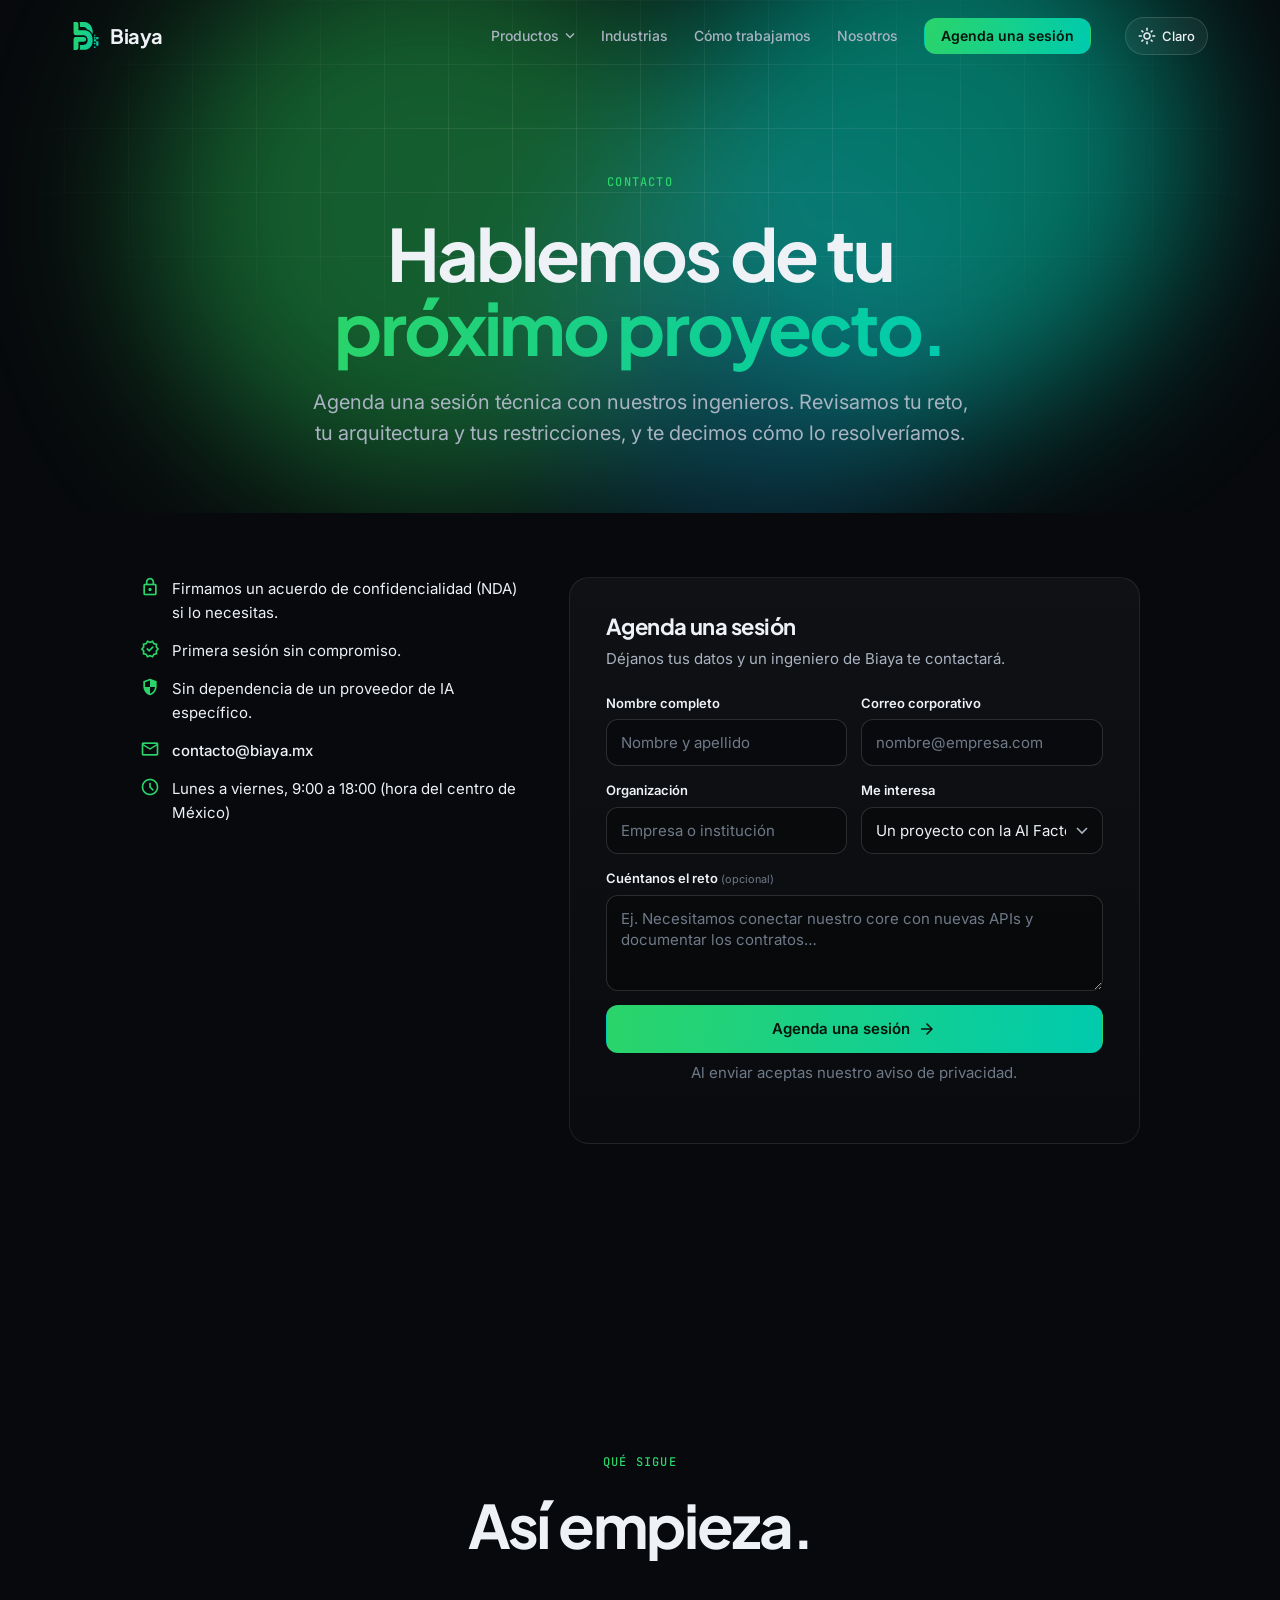
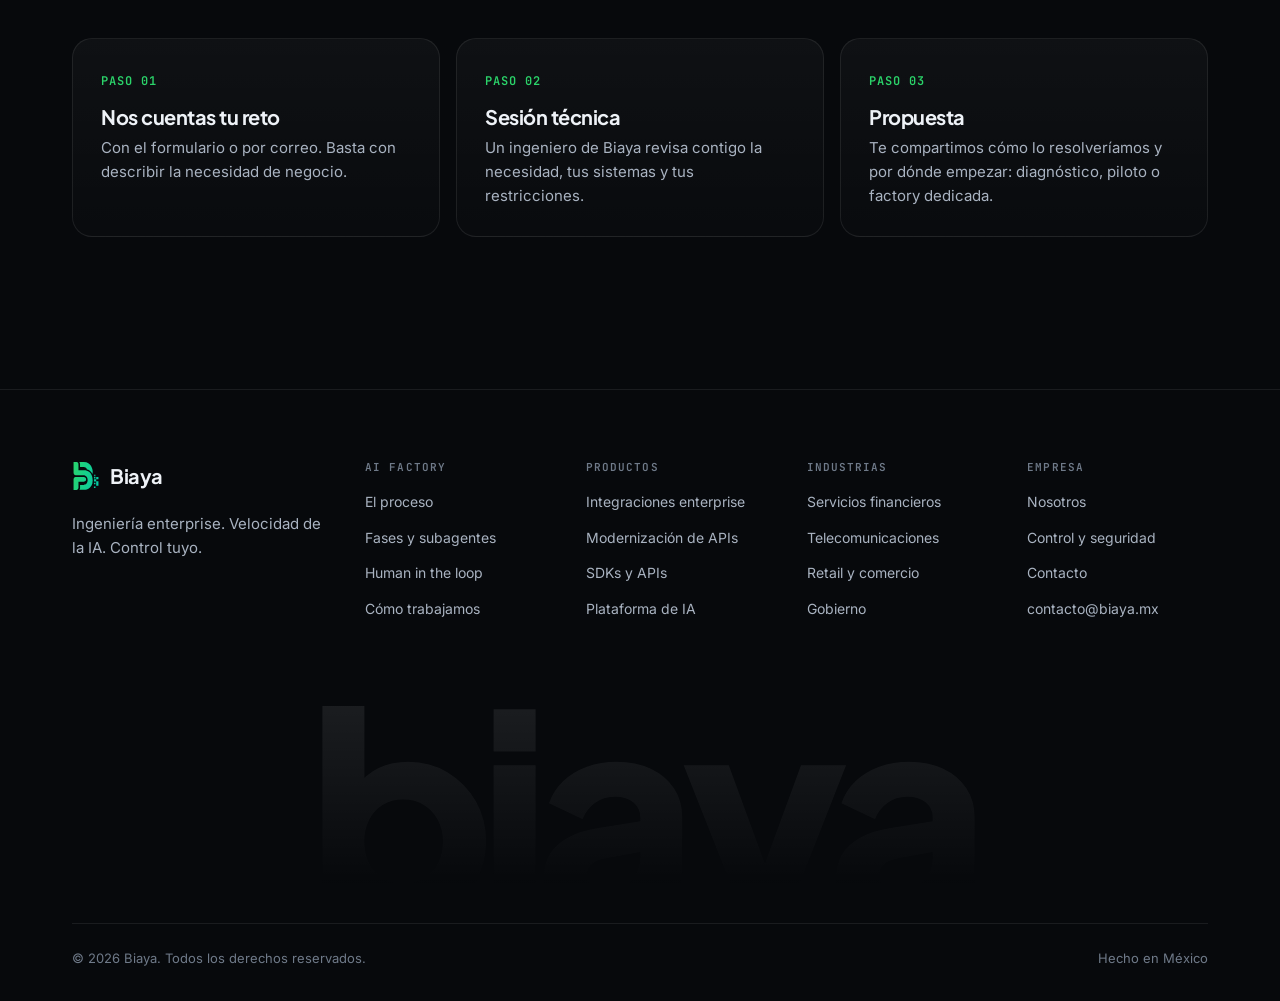
<file: contacto/index.html>
<!DOCTYPE html>
<html lang="es" class="no-js">
<head>
  <meta charset="utf-8">
  <meta name="viewport" content="width=device-width, initial-scale=1">
  <title>Biaya | Contacto: agenda una sesión técnica con ingenieros</title>
  <meta name="description" content="Agenda una sesión técnica con los ingenieros de Biaya. Revisamos tu reto, tu arquitectura y tus restricciones, y te decimos cómo lo resolveríamos.">
  <meta name="author" content="Biaya">
  <meta name="robots" content="index, follow, max-image-preview:large, max-snippet:-1, max-video-preview:-1">
  <link rel="canonical" href="https://biaya.mx/contacto/">
  <link rel="alternate" hreflang="es-MX" href="https://biaya.mx/contacto/">
  <link rel="alternate" hreflang="x-default" href="https://biaya.mx/contacto/">
  <link rel="sitemap" type="application/xml" href="/sitemap.xml">

  <!-- Open Graph (LinkedIn, WhatsApp, Facebook, Slack) -->
  <meta property="og:type" content="website">
  <meta property="og:site_name" content="Biaya">
  <meta property="og:locale" content="es_MX">
  <meta property="og:url" content="https://biaya.mx/contacto/">
  <meta property="og:title" content="Biaya | Contacto: agenda una sesión técnica con ingenieros">
  <meta property="og:description" content="Agenda una sesión técnica con nuestros ingenieros.">
  <meta property="og:image" content="https://biaya.mx/images/og-image.png">
  <meta property="og:image:secure_url" content="https://biaya.mx/images/og-image.png">
  <meta property="og:image:type" content="image/png">
  <meta property="og:image:width" content="1200">
  <meta property="og:image:height" content="630">
  <meta property="og:image:alt" content="Biaya: ingeniería enterprise, velocidad de la IA, control tuyo.">

  <!-- X / Twitter -->
  <meta name="twitter:card" content="summary_large_image">
  <meta name="twitter:title" content="Biaya | Contacto: agenda una sesión técnica con ingenieros">
  <meta name="twitter:description" content="Agenda una sesión técnica con nuestros ingenieros.">
  <meta name="twitter:image" content="https://biaya.mx/images/og-image.png">
  <meta name="twitter:image:alt" content="Biaya: ingeniería enterprise, velocidad de la IA, control tuyo.">

  <link rel="icon" href="/favicon.ico" sizes="any">
  <link rel="icon" type="image/png" sizes="32x32" href="/favicon-32x32.png">
  <link rel="icon" type="image/png" sizes="16x16" href="/favicon-16x16.png">
  <link rel="apple-touch-icon" sizes="180x180" href="/apple-touch-icon.png">
  <link rel="mask-icon" href="/safari-pinned-tab.svg" color="#00cbae">
  <link rel="manifest" href="/site.webmanifest">
  <meta name="msapplication-config" content="/browserconfig.xml">
  <meta name="msapplication-TileColor" content="#07090c">
  <meta name="application-name" content="Biaya">
  <meta name="apple-mobile-web-app-title" content="Biaya">
  <meta name="theme-color" content="#07090c">

  <!-- Datos estructurados (Schema.org). Solo hechos verificados: ver .claude/skills/biaya-seo -->
  <script type="application/ld+json">
  {
    "@context": "https://schema.org",
    "@graph": [
      {
        "@type": "ContactPage",
        "@id": "https://biaya.mx/contacto/#webpage",
        "url": "https://biaya.mx/contacto/",
        "name": "Biaya | Contacto: agenda una sesión técnica con ingenieros",
        "description": "Agenda una sesión técnica con los ingenieros de Biaya. Revisamos tu reto, tu arquitectura y tus restricciones, y te decimos cómo lo resolveríamos.",
        "inLanguage": "es-MX",
        "isPartOf": {
          "@id": "https://biaya.mx/#website"
        },
        "about": {
          "@id": "https://biaya.mx/#organization"
        },
        "breadcrumb": {
          "@id": "https://biaya.mx/contacto/#breadcrumb"
        }
      },
      {
        "@type": "BreadcrumbList",
        "@id": "https://biaya.mx/contacto/#breadcrumb",
        "itemListElement": [
          {
            "@type": "ListItem",
            "position": 1,
            "name": "Inicio",
            "item": "https://biaya.mx/"
          },
          {
            "@type": "ListItem",
            "position": 2,
            "name": "Contacto",
            "item": "https://biaya.mx/contacto/"
          }
        ]
      }
    ]
  }
  </script>

  <link rel="preconnect" href="https://fonts.googleapis.com">
  <link rel="preconnect" href="https://fonts.gstatic.com" crossorigin>
  <link href="https://fonts.googleapis.com/css2?family=Inter:wght@400;500;600;700&family=JetBrains+Mono:wght@400;500;600&family=Plus+Jakarta+Sans:wght@600;700;800&display=swap" rel="stylesheet">
  <link href="https://fonts.googleapis.com/css2?family=Material+Symbols+Outlined:opsz,wght,FILL,GRAD@20..48,400,0..1,0&icon_names=account_balance,account_tree,add,alt_route,api,architecture,arrow_forward,arrow_upward,auto_awesome,bolt,bug_report,cell_tower,check,check_circle,close,cloud,cloud_done,cloud_upload,code,construction,credit_card,dark_mode,data_object,database,deployed_code,description,dns,error,expand_more,fact_check,folder,groups,hub,insights,inventory_2,light_mode,lightbulb,lock,mail,menu,menu_book,monitor_heart,monitoring,pause,person_check,play_arrow,policy,precision_manufacturing,progress_activity,qr_code_2,radio_button_unchecked,rocket_launch,schedule,school,science,security,shield,shopping_bag,smart_toy,stream,supervised_user_circle,swap_horiz,sync_alt,task_alt,terminal,travel_explore,verified,verified_user&display=block" rel="stylesheet">
  <link rel="stylesheet" href="../css/biaya.css">
  <script>
    document.documentElement.className = "js";
    // Si js/biaya.js no carga, vuelve a mostrar el contenido animado (buscadores y redes lentas).
    setTimeout(function () { if (!window.biayaReady) document.documentElement.classList.remove("js"); }, 4000);
    try { var t = localStorage.getItem("biaya-theme"); if (t === "light") document.documentElement.dataset.theme = "light"; } catch (e) {}
  </script>
</head>

<body>

<!-- ===================== NAVEGACIÓN ===================== -->
<header class="nav" id="top">
  <div class="wrap nav-inner">
    <a class="brand" href="../" aria-label="Biaya, ir al inicio">
      <span class="brand-mark" aria-hidden="true"></span><span>Biaya</span>
    </a>
    <button class="nav-toggle" type="button" aria-label="Abrir menú" aria-expanded="false" aria-controls="nav-links">
      <span class="ms" aria-hidden="true">menu</span>
    </button>
    <nav class="nav-links" id="nav-links" aria-label="Principal">
      <div class="nav-dd">
        <button class="nav-dd-btn" type="button" aria-expanded="false" aria-controls="nav-productos">Productos<span class="ms" aria-hidden="true">expand_more</span></button>
        <div class="nav-dd-panel" id="nav-productos">
          <a href="../ai-factory/"><span class="ms" aria-hidden="true">precision_manufacturing</span><span><b>AI Factory</b><small>De la idea a producción con subagentes y aprobación humana</small></span></a>
          <a href="../productos/#integraciones"><span class="ms" aria-hidden="true">hub</span><span><b>Integraciones enterprise</b><small>Core, ERP, CRM y nubes, con pruebas automatizadas</small></span></a>
          <a href="../productos/#sdks"><span class="ms" aria-hidden="true">code</span><span><b>SDKs y APIs</b><small>Librerías, documentación y modernización de APIs</small></span></a>
          <a href="../productos/#adopcion"><span class="ms" aria-hidden="true">dns</span><span><b>Plataforma de IA en tu organización</b><small>Procesos, gobierno y capacitación en tu infraestructura</small></span></a>
          <a class="nav-dd-all" href="../productos/">Ver todos los productos<span class="ms" aria-hidden="true">arrow_forward</span></a>
        </div>
      </div>
      <a href="../industrias/">Industrias</a>
      <a href="../como-trabajamos/">Cómo trabajamos</a>
      <a href="../nosotros/">Nosotros</a>
      <a href="../contacto/" class="btn btn-green btn-sm">Agenda una sesión</a>
    </nav>
    <button class="theme-toggle" id="theme-toggle" type="button" aria-label="Cambiar a tema claro">
      <span class="ms" aria-hidden="true">light_mode</span><span>Claro</span>
    </button>
  </div>
</header>

<main>

<section class="page-hero">
  <div class="aurora" aria-hidden="true"><i></i><i></i><i></i></div>
  <div class="hero-grid" aria-hidden="true"></div>
  <div class="wrap">
    <span class="eyebrow reveal">Contacto</span>
    <h1 class="split">Hablemos de tu <span class="grad-text">próximo proyecto.</span></h1>
    <p class="lead reveal" style="--d:300ms">Agenda una sesión técnica con nuestros ingenieros. Revisamos tu reto, tu arquitectura y tus restricciones, y te decimos cómo lo resolveríamos.</p>
  </div>
</section>

<!-- ===================== FORMULARIO ===================== -->
<section class="section" id="contacto">
  <div class="wrap">
    <div class="contact">
      <ul class="contact-side reveal">
        <li><span class="ms" aria-hidden="true">lock</span>Firmamos un acuerdo de confidencialidad (NDA) si lo necesitas.</li>
        <li><span class="ms" aria-hidden="true">verified</span>Primera sesión sin compromiso.</li>
        <li><span class="ms" aria-hidden="true">security</span>Sin dependencia de un proveedor de IA específico.</li>
        <li><span class="ms" aria-hidden="true">mail</span><a href="mailto:contacto@biaya.mx">contacto@biaya.mx</a></li>
        <li><span class="ms" aria-hidden="true">schedule</span>Lunes a viernes, 9:00 a 18:00 (hora del centro de México)</li>
      </ul>

      <form class="card form reveal" id="contact-form" novalidate>
        <h3>Agenda una sesión</h3>
        <p>Déjanos tus datos y un ingeniero de Biaya te contactará.</p>
        <div class="f-row">
          <div class="field"><label for="f-nombre">Nombre completo</label><input id="f-nombre" name="nombre" type="text" autocomplete="name" placeholder="Nombre y apellido" required></div>
          <div class="field"><label for="f-correo">Correo corporativo</label><input id="f-correo" name="correo" type="email" autocomplete="email" placeholder="nombre@empresa.com" required></div>
        </div>
        <div class="f-row">
          <div class="field"><label for="f-empresa">Organización</label><input id="f-empresa" name="empresa" type="text" autocomplete="organization" placeholder="Empresa o institución" required></div>
          <div class="field">
            <label for="f-tipo">Me interesa</label>
            <select id="f-tipo" name="tipo">
              <option>Un proyecto con la AI Factory</option>
              <option>Llevar la IA a mi organización</option>
              <option>Modernizar APIs e integraciones</option>
              <option>Aún no lo sé / diagnóstico</option>
            </select>
          </div>
        </div>
        <div class="field"><label for="f-mensaje">Cuéntanos el reto <small>(opcional)</small></label><textarea id="f-mensaje" name="mensaje" rows="3" placeholder="Ej. Necesitamos conectar nuestro core con nuevas APIs y documentar los contratos…"></textarea></div>
        <p class="form-note" id="form-note" role="status"></p>
        <button type="submit" class="btn btn-green btn-block">Agenda una sesión <span class="ms" aria-hidden="true">arrow_forward</span></button>
        <p class="form-legal">Al enviar aceptas nuestro aviso de privacidad.</p>
      </form>
    </div>
  </div>
</section>

<!-- ===================== QUÉ SIGUE ===================== -->
<section class="section" id="que-sigue">
  <div class="wrap">
    <div class="section-head">
      <span class="eyebrow">Qué sigue</span>
      <h2 class="split">Así empieza.</h2>
    </div>

    <div class="steps">
      <article class="card step reveal"><span class="num">PASO 01</span><h3>Nos cuentas tu reto</h3><p>Con el formulario o por correo. Basta con describir la necesidad de negocio.</p></article>
      <article class="card step reveal" style="--d:80ms"><span class="num">PASO 02</span><h3>Sesión técnica</h3><p>Un ingeniero de Biaya revisa contigo la necesidad, tus sistemas y tus restricciones.</p></article>
      <article class="card step reveal" style="--d:160ms"><span class="num">PASO 03</span><h3>Propuesta</h3><p>Te compartimos cómo lo resolveríamos y por dónde empezar: diagnóstico, piloto o factory dedicada.</p></article>
    </div>
  </div>
</section>

</main>

<!-- ===================== FOOTER ===================== -->
<footer class="footer">
  <div class="wrap">
    <div class="footer-grid">
      <div class="footer-brand">
        <a class="brand" href="../"><span class="brand-mark" aria-hidden="true"></span><span>Biaya</span></a>
        <p>Ingeniería enterprise. Velocidad de la IA. Control tuyo.</p>
      </div>
      <div class="footer-col">
        <h4>AI Factory</h4>
        <ul>
          <li><a href="../ai-factory/">El proceso</a></li>
          <li><a href="../ai-factory/#fases">Fases y subagentes</a></li>
          <li><a href="../ai-factory/#orquestacion">Human in the loop</a></li>
          <li><a href="../como-trabajamos/">Cómo trabajamos</a></li>
        </ul>
      </div>
      <div class="footer-col">
        <h4>Productos</h4>
        <ul>
          <li><a href="../productos/#integraciones">Integraciones enterprise</a></li>
          <li><a href="../productos/#modernizacion">Modernización de APIs</a></li>
          <li><a href="../productos/#sdks">SDKs y APIs</a></li>
          <li><a href="../productos/#adopcion">Plataforma de IA</a></li>
        </ul>
      </div>
      <div class="footer-col">
        <h4>Industrias</h4>
        <ul>
          <li><a href="../industrias/#financieros">Servicios financieros</a></li>
          <li><a href="../industrias/#telecom">Telecomunicaciones</a></li>
          <li><a href="../industrias/#retail">Retail y comercio</a></li>
          <li><a href="../industrias/#gobierno">Gobierno</a></li>
        </ul>
      </div>
      <div class="footer-col">
        <h4>Empresa</h4>
        <ul>
          <li><a href="../nosotros/">Nosotros</a></li>
          <li><a href="../seguridad/">Control y seguridad</a></li>
          <li><a href="../contacto/">Contacto</a></li>
          <li><a href="mailto:contacto@biaya.mx">contacto@biaya.mx</a></li>
        </ul>
      </div>
    </div>
    <div class="footer-word" aria-hidden="true">biaya</div>
    <div class="footer-bottom">
      <p>&copy; <span id="year">2026</span> Biaya. Todos los derechos reservados.</p>
      <p>Hecho en México</p>
    </div>
  </div>
</footer>

<script src="../js/biaya.js" defer></script>
</body>
</html>
</file>
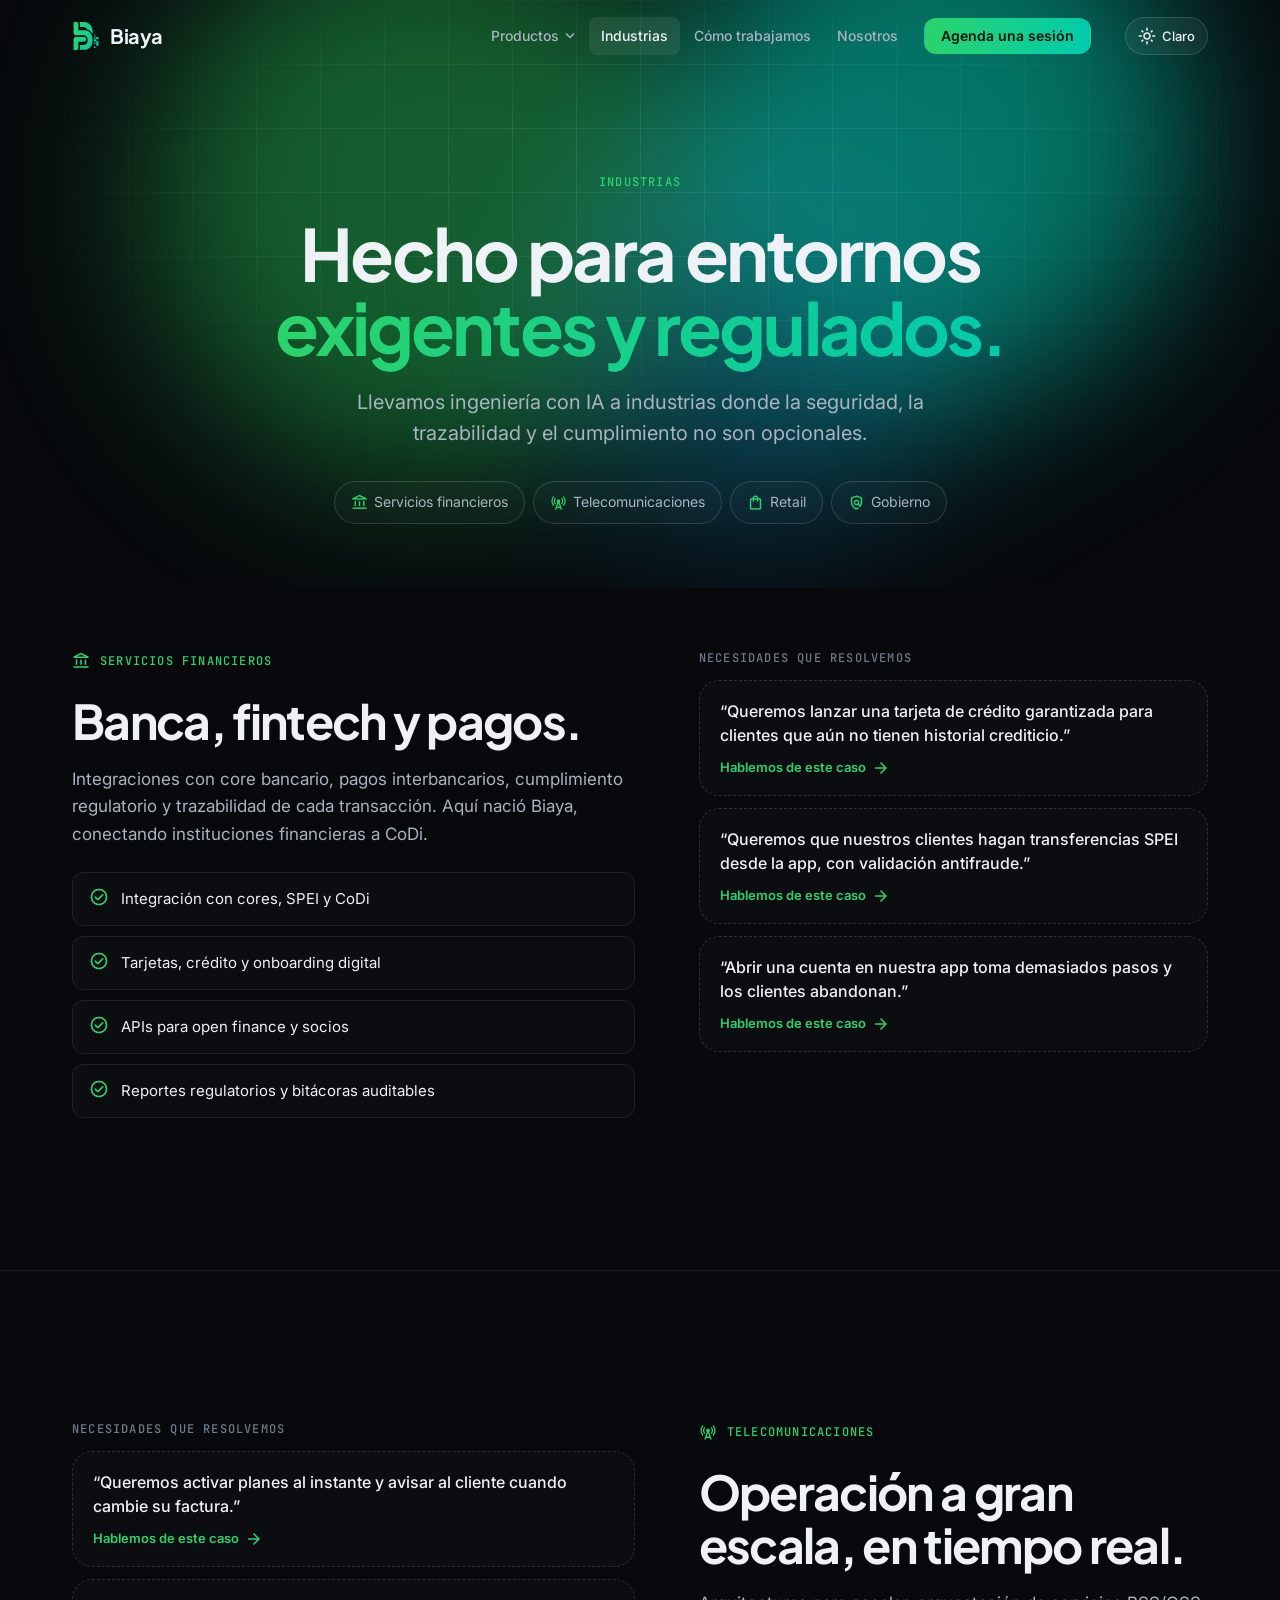
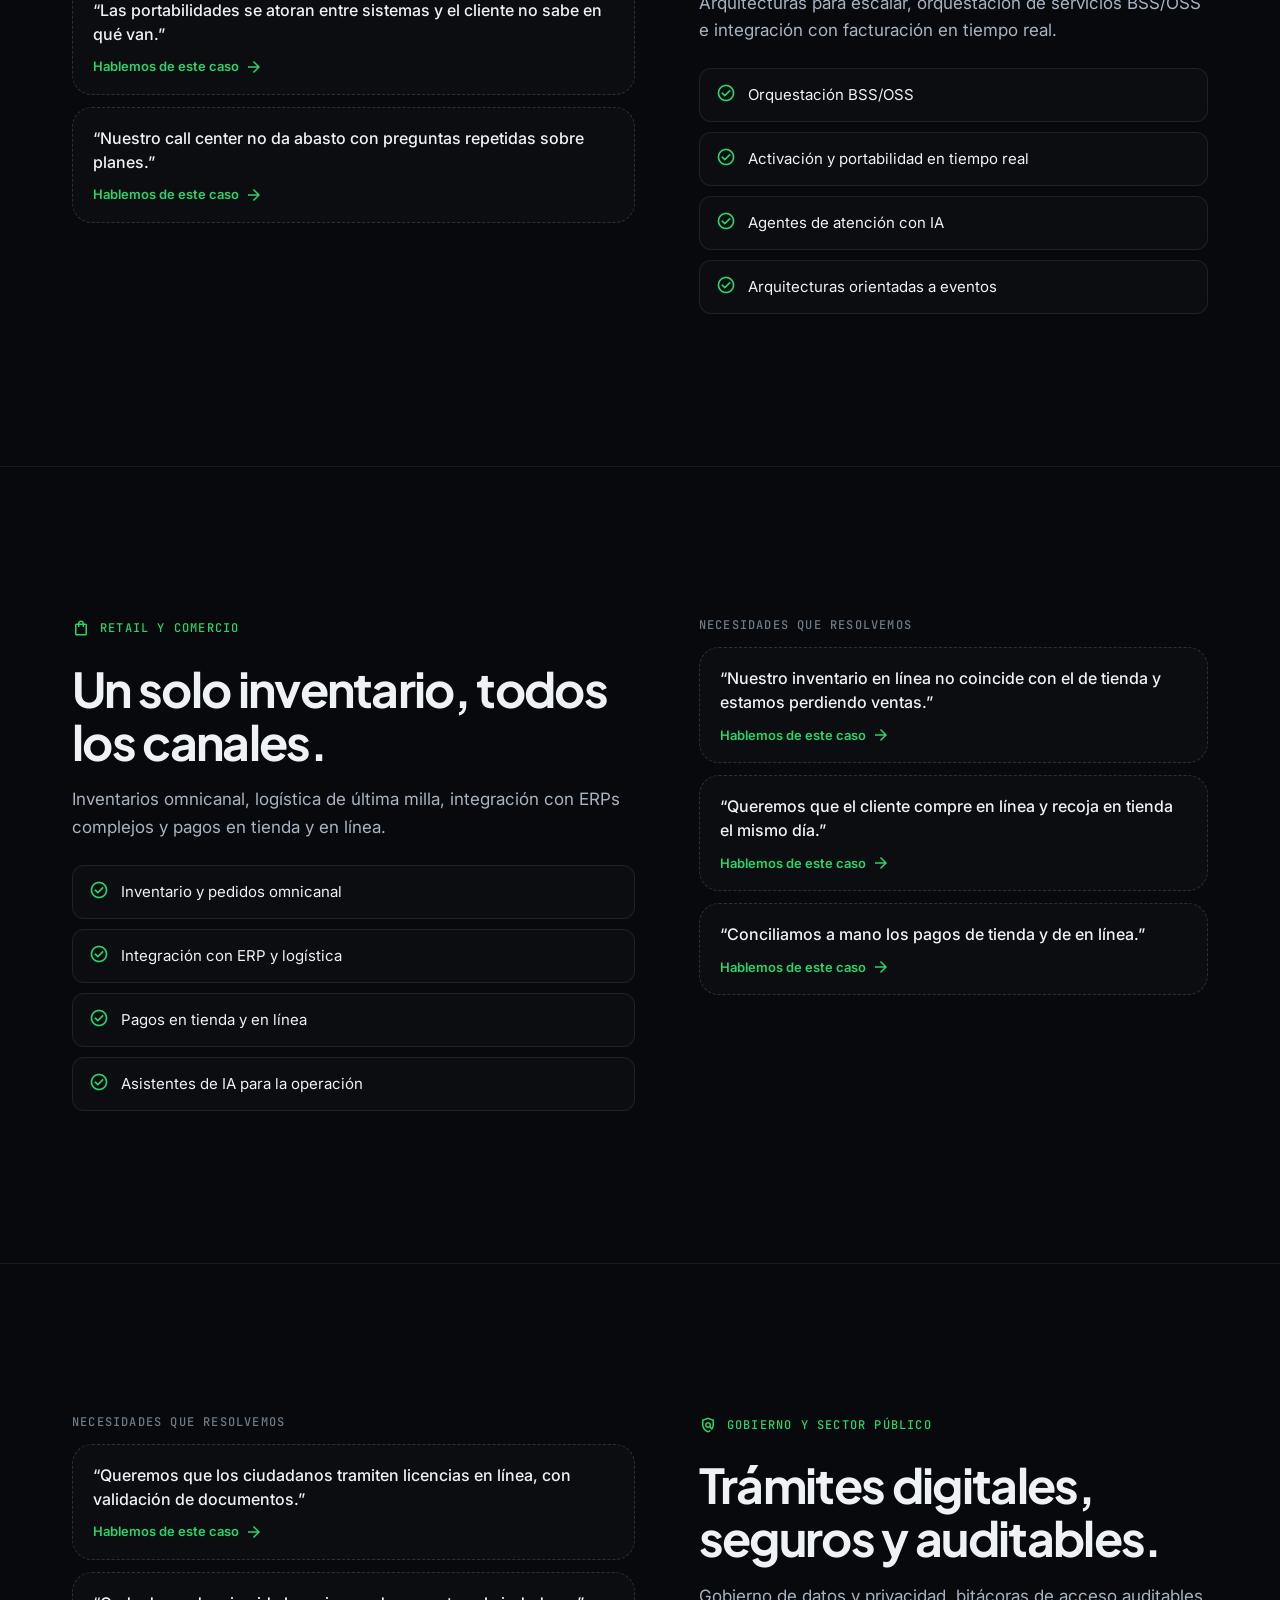
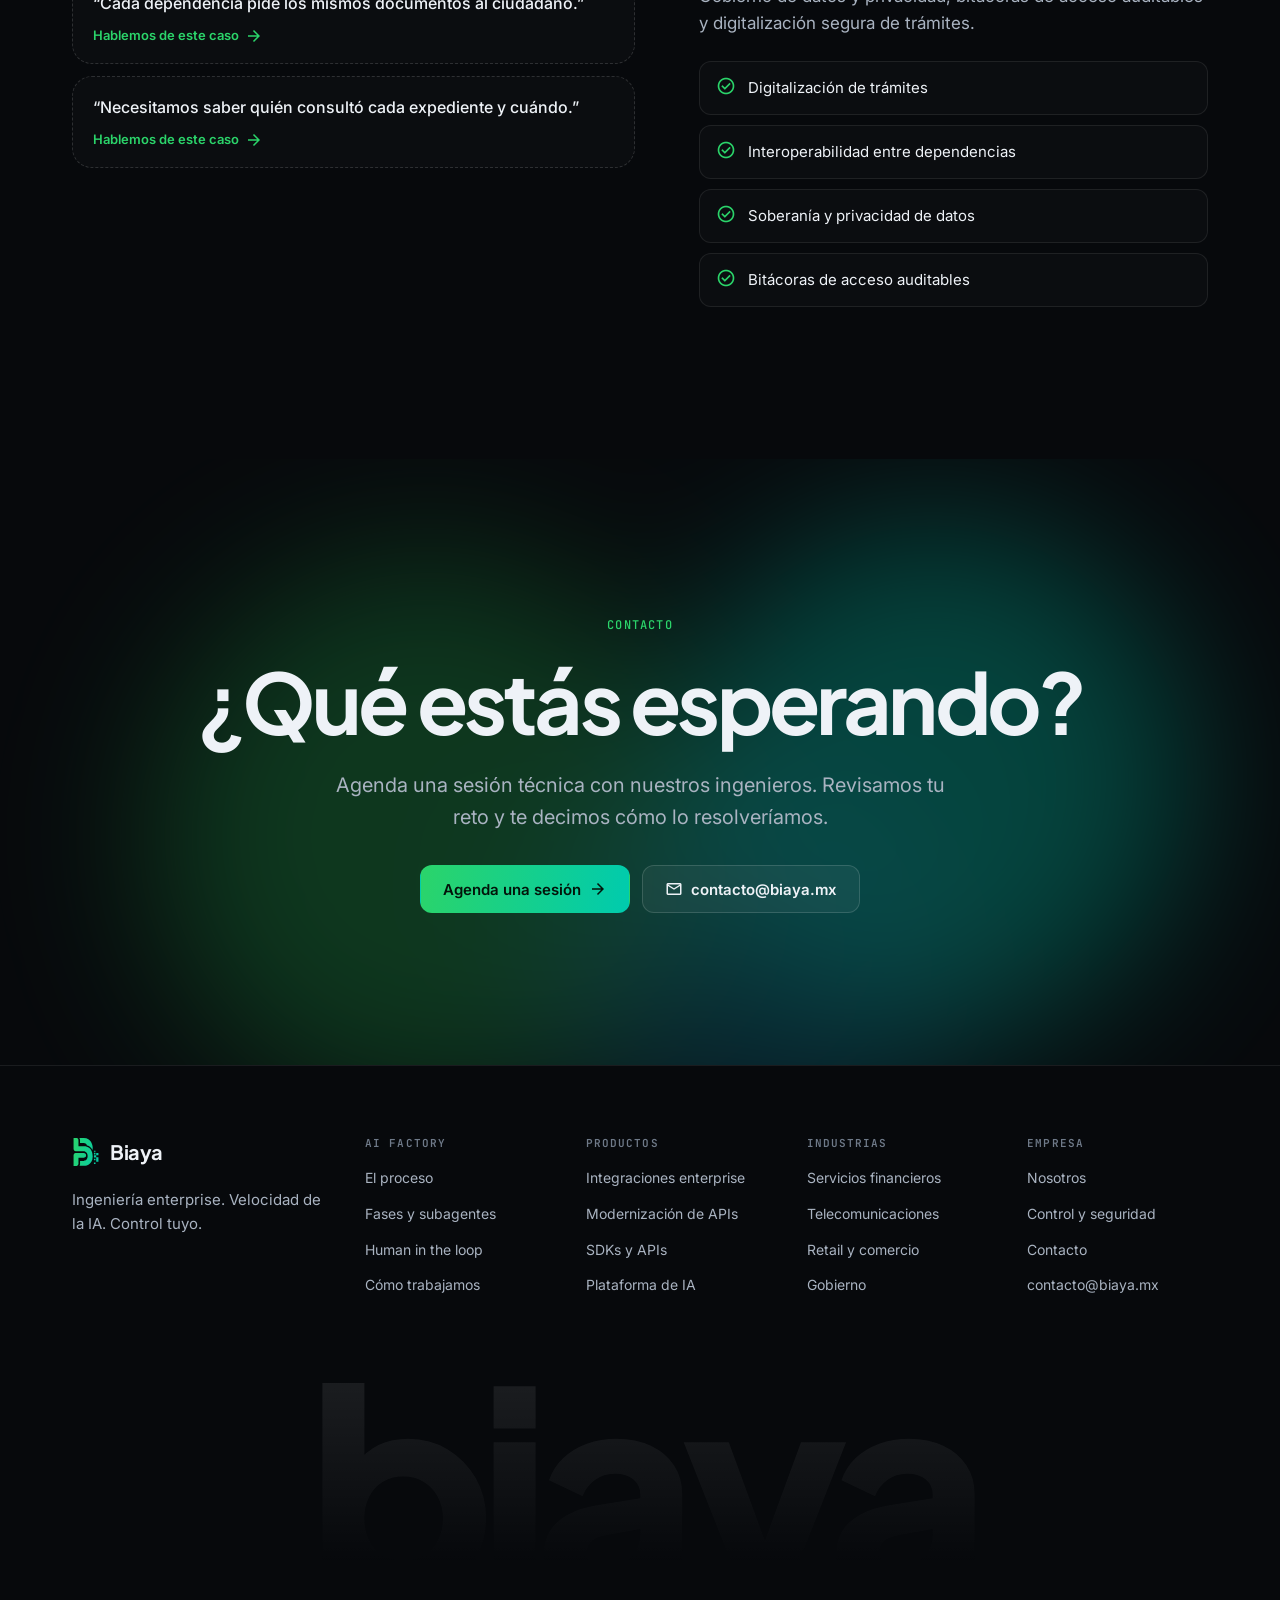
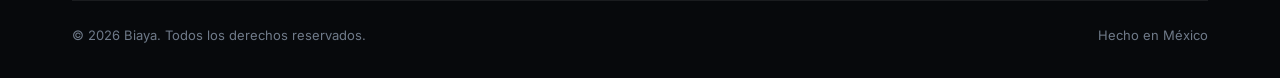
<file: industrias/index.html>
<!DOCTYPE html>
<html lang="es" class="no-js">
<head>
  <meta charset="utf-8">
  <meta name="viewport" content="width=device-width, initial-scale=1">
  <title>Biaya | Industrias: finanzas, telecom, retail y gobierno</title>
  <meta name="description" content="Ingeniería con IA para servicios financieros, telecomunicaciones, retail y gobierno: integraciones, APIs y cumplimiento en entornos regulados de México.">
  <meta name="author" content="Biaya">
  <meta name="robots" content="index, follow, max-image-preview:large, max-snippet:-1, max-video-preview:-1">
  <link rel="canonical" href="https://biaya.mx/industrias/">
  <link rel="alternate" hreflang="es-MX" href="https://biaya.mx/industrias/">
  <link rel="alternate" hreflang="x-default" href="https://biaya.mx/industrias/">
  <link rel="sitemap" type="application/xml" href="/sitemap.xml">

  <!-- Open Graph (LinkedIn, WhatsApp, Facebook, Slack) -->
  <meta property="og:type" content="website">
  <meta property="og:site_name" content="Biaya">
  <meta property="og:locale" content="es_MX">
  <meta property="og:url" content="https://biaya.mx/industrias/">
  <meta property="og:title" content="Biaya | Industrias: finanzas, telecom, retail y gobierno">
  <meta property="og:description" content="Ingeniería con IA para entornos exigentes y regulados.">
  <meta property="og:image" content="https://biaya.mx/images/og-image.png">
  <meta property="og:image:secure_url" content="https://biaya.mx/images/og-image.png">
  <meta property="og:image:type" content="image/png">
  <meta property="og:image:width" content="1200">
  <meta property="og:image:height" content="630">
  <meta property="og:image:alt" content="Biaya: ingeniería enterprise, velocidad de la IA, control tuyo.">

  <!-- X / Twitter -->
  <meta name="twitter:card" content="summary_large_image">
  <meta name="twitter:title" content="Biaya | Industrias: finanzas, telecom, retail y gobierno">
  <meta name="twitter:description" content="Ingeniería con IA para entornos exigentes y regulados.">
  <meta name="twitter:image" content="https://biaya.mx/images/og-image.png">
  <meta name="twitter:image:alt" content="Biaya: ingeniería enterprise, velocidad de la IA, control tuyo.">

  <link rel="icon" href="/favicon.ico" sizes="any">
  <link rel="icon" type="image/png" sizes="32x32" href="/favicon-32x32.png">
  <link rel="icon" type="image/png" sizes="16x16" href="/favicon-16x16.png">
  <link rel="apple-touch-icon" sizes="180x180" href="/apple-touch-icon.png">
  <link rel="mask-icon" href="/safari-pinned-tab.svg" color="#00cbae">
  <link rel="manifest" href="/site.webmanifest">
  <meta name="msapplication-config" content="/browserconfig.xml">
  <meta name="msapplication-TileColor" content="#07090c">
  <meta name="application-name" content="Biaya">
  <meta name="apple-mobile-web-app-title" content="Biaya">
  <meta name="theme-color" content="#07090c">

  <!-- Datos estructurados (Schema.org). Solo hechos verificados: ver .claude/skills/biaya-seo -->
  <script type="application/ld+json">
  {
    "@context": "https://schema.org",
    "@graph": [
      {
        "@type": "WebPage",
        "@id": "https://biaya.mx/industrias/#webpage",
        "url": "https://biaya.mx/industrias/",
        "name": "Biaya | Industrias: finanzas, telecom, retail y gobierno",
        "description": "Ingeniería con IA para servicios financieros, telecomunicaciones, retail y gobierno: integraciones, APIs y cumplimiento en entornos regulados de México.",
        "inLanguage": "es-MX",
        "isPartOf": {
          "@id": "https://biaya.mx/#website"
        },
        "about": {
          "@id": "https://biaya.mx/#organization"
        },
        "breadcrumb": {
          "@id": "https://biaya.mx/industrias/#breadcrumb"
        }
      },
      {
        "@type": "BreadcrumbList",
        "@id": "https://biaya.mx/industrias/#breadcrumb",
        "itemListElement": [
          {
            "@type": "ListItem",
            "position": 1,
            "name": "Inicio",
            "item": "https://biaya.mx/"
          },
          {
            "@type": "ListItem",
            "position": 2,
            "name": "Industrias",
            "item": "https://biaya.mx/industrias/"
          }
        ]
      }
    ]
  }
  </script>

  <link rel="preconnect" href="https://fonts.googleapis.com">
  <link rel="preconnect" href="https://fonts.gstatic.com" crossorigin>
  <link href="https://fonts.googleapis.com/css2?family=Inter:wght@400;500;600;700&family=JetBrains+Mono:wght@400;500;600&family=Plus+Jakarta+Sans:wght@600;700;800&display=swap" rel="stylesheet">
  <link href="https://fonts.googleapis.com/css2?family=Material+Symbols+Outlined:opsz,wght,FILL,GRAD@20..48,400,0..1,0&icon_names=account_balance,account_tree,add,alt_route,api,architecture,arrow_forward,arrow_upward,auto_awesome,bolt,bug_report,cell_tower,check,check_circle,close,cloud,cloud_done,cloud_upload,code,construction,credit_card,dark_mode,data_object,database,deployed_code,description,dns,error,expand_more,fact_check,folder,groups,hub,insights,inventory_2,light_mode,lightbulb,lock,mail,menu,menu_book,monitor_heart,monitoring,pause,person_check,play_arrow,policy,precision_manufacturing,progress_activity,qr_code_2,radio_button_unchecked,rocket_launch,schedule,school,science,security,shield,shopping_bag,smart_toy,stream,supervised_user_circle,swap_horiz,sync_alt,task_alt,terminal,travel_explore,verified,verified_user&display=block" rel="stylesheet">
  <link rel="stylesheet" href="../css/biaya.css">
  <script>
    document.documentElement.className = "js";
    // Si js/biaya.js no carga, vuelve a mostrar el contenido animado (buscadores y redes lentas).
    setTimeout(function () { if (!window.biayaReady) document.documentElement.classList.remove("js"); }, 4000);
    try { var t = localStorage.getItem("biaya-theme"); if (t === "light") document.documentElement.dataset.theme = "light"; } catch (e) {}
  </script>
</head>

<body>

<!-- ===================== NAVEGACIÓN ===================== -->
<header class="nav" id="top">
  <div class="wrap nav-inner">
    <a class="brand" href="../" aria-label="Biaya, ir al inicio">
      <span class="brand-mark" aria-hidden="true"></span><span>Biaya</span>
    </a>
    <button class="nav-toggle" type="button" aria-label="Abrir menú" aria-expanded="false" aria-controls="nav-links">
      <span class="ms" aria-hidden="true">menu</span>
    </button>
    <nav class="nav-links" id="nav-links" aria-label="Principal">
      <div class="nav-dd">
        <button class="nav-dd-btn" type="button" aria-expanded="false" aria-controls="nav-productos">Productos<span class="ms" aria-hidden="true">expand_more</span></button>
        <div class="nav-dd-panel" id="nav-productos">
          <a href="../ai-factory/"><span class="ms" aria-hidden="true">precision_manufacturing</span><span><b>AI Factory</b><small>De la idea a producción con subagentes y aprobación humana</small></span></a>
          <a href="../productos/#integraciones"><span class="ms" aria-hidden="true">hub</span><span><b>Integraciones enterprise</b><small>Core, ERP, CRM y nubes, con pruebas automatizadas</small></span></a>
          <a href="../productos/#sdks"><span class="ms" aria-hidden="true">code</span><span><b>SDKs y APIs</b><small>Librerías, documentación y modernización de APIs</small></span></a>
          <a href="../productos/#adopcion"><span class="ms" aria-hidden="true">dns</span><span><b>Plataforma de IA en tu organización</b><small>Procesos, gobierno y capacitación en tu infraestructura</small></span></a>
          <a class="nav-dd-all" href="../productos/">Ver todos los productos<span class="ms" aria-hidden="true">arrow_forward</span></a>
        </div>
      </div>
      <a href="../industrias/" aria-current="page">Industrias</a>
      <a href="../como-trabajamos/">Cómo trabajamos</a>
      <a href="../nosotros/">Nosotros</a>
      <a href="../contacto/" class="btn btn-green btn-sm">Agenda una sesión</a>
    </nav>
    <button class="theme-toggle" id="theme-toggle" type="button" aria-label="Cambiar a tema claro">
      <span class="ms" aria-hidden="true">light_mode</span><span>Claro</span>
    </button>
  </div>
</header>

<main>

<section class="page-hero">
  <div class="aurora" aria-hidden="true"><i></i><i></i><i></i></div>
  <div class="hero-grid" aria-hidden="true"></div>
  <div class="wrap">
    <span class="eyebrow reveal">Industrias</span>
    <h1 class="split">Hecho para entornos <span class="grad-text">exigentes y regulados.</span></h1>
    <p class="lead reveal" style="--d:300ms">Llevamos ingeniería con IA a industrias donde la seguridad, la trazabilidad y el cumplimiento no son opcionales.</p>
    <nav class="subnav reveal" style="--d:450ms" aria-label="Industrias">
      <a href="#financieros"><span class="ms" aria-hidden="true">account_balance</span>Servicios financieros</a>
      <a href="#telecom"><span class="ms" aria-hidden="true">cell_tower</span>Telecomunicaciones</a>
      <a href="#retail"><span class="ms" aria-hidden="true">shopping_bag</span>Retail</a>
      <a href="#gobierno"><span class="ms" aria-hidden="true">policy</span>Gobierno</a>
    </nav>
  </div>
</section>
<section class="section ind-block" id="financieros">
  <div class="wrap ind-grid">
    <div class="ind-copy">
      <span class="eyebrow"><span class="ms" aria-hidden="true">account_balance</span>Servicios financieros</span>
      <h2 class="split">Banca, fintech y pagos.</h2>
      <p class="reveal">Integraciones con core bancario, pagos interbancarios, cumplimiento regulatorio y trazabilidad de cada transacción. Aquí nació Biaya, conectando instituciones financieras a CoDi.</p>
      <ul class="ind-list reveal"><li><span class="ms" aria-hidden="true">check_circle</span>Integración con cores, SPEI y CoDi</li><li><span class="ms" aria-hidden="true">check_circle</span>Tarjetas, crédito y onboarding digital</li><li><span class="ms" aria-hidden="true">check_circle</span>APIs para open finance y socios</li><li><span class="ms" aria-hidden="true">check_circle</span>Reportes regulatorios y bitácoras auditables</li></ul>
    </div>
    <div class="ind-needs reveal" style="--d:120ms">
      <h3 class="needs-title">Necesidades que resolvemos</h3>
      <a class="need" href="../contacto/?necesidad=Queremos%20lanzar%20una%20tarjeta%20de%20cr%C3%A9dito%20garantizada%20para%20clientes%20que%20a%C3%BAn%20no%20tienen%20historial%20crediticio."><span class="q">“Queremos lanzar una tarjeta de crédito garantizada para clientes que aún no tienen historial crediticio.”</span><span class="more">Hablemos de este caso <span class="ms" aria-hidden="true">arrow_forward</span></span></a><a class="need" href="../contacto/?necesidad=Queremos%20que%20nuestros%20clientes%20hagan%20transferencias%20SPEI%20desde%20la%20app%2C%20con%20validaci%C3%B3n%20antifraude."><span class="q">“Queremos que nuestros clientes hagan transferencias SPEI desde la app, con validación antifraude.”</span><span class="more">Hablemos de este caso <span class="ms" aria-hidden="true">arrow_forward</span></span></a><a class="need" href="../contacto/?necesidad=Abrir%20una%20cuenta%20en%20nuestra%20app%20toma%20demasiados%20pasos%20y%20los%20clientes%20abandonan."><span class="q">“Abrir una cuenta en nuestra app toma demasiados pasos y los clientes abandonan.”</span><span class="more">Hablemos de este caso <span class="ms" aria-hidden="true">arrow_forward</span></span></a>
    </div>
  </div>
</section>
<section class="section ind-block rev" id="telecom">
  <div class="wrap ind-grid">
    <div class="ind-copy">
      <span class="eyebrow"><span class="ms" aria-hidden="true">cell_tower</span>Telecomunicaciones</span>
      <h2 class="split">Operación a gran escala, en tiempo real.</h2>
      <p class="reveal">Arquitecturas para escalar, orquestación de servicios BSS/OSS e integración con facturación en tiempo real.</p>
      <ul class="ind-list reveal"><li><span class="ms" aria-hidden="true">check_circle</span>Orquestación BSS/OSS</li><li><span class="ms" aria-hidden="true">check_circle</span>Activación y portabilidad en tiempo real</li><li><span class="ms" aria-hidden="true">check_circle</span>Agentes de atención con IA</li><li><span class="ms" aria-hidden="true">check_circle</span>Arquitecturas orientadas a eventos</li></ul>
    </div>
    <div class="ind-needs reveal" style="--d:120ms">
      <h3 class="needs-title">Necesidades que resolvemos</h3>
      <a class="need" href="../contacto/?necesidad=Queremos%20activar%20planes%20al%20instante%20y%20avisar%20al%20cliente%20cuando%20cambie%20su%20factura."><span class="q">“Queremos activar planes al instante y avisar al cliente cuando cambie su factura.”</span><span class="more">Hablemos de este caso <span class="ms" aria-hidden="true">arrow_forward</span></span></a><a class="need" href="../contacto/?necesidad=Las%20portabilidades%20se%20atoran%20entre%20sistemas%20y%20el%20cliente%20no%20sabe%20en%20qu%C3%A9%20van."><span class="q">“Las portabilidades se atoran entre sistemas y el cliente no sabe en qué van.”</span><span class="more">Hablemos de este caso <span class="ms" aria-hidden="true">arrow_forward</span></span></a><a class="need" href="../contacto/?necesidad=Nuestro%20call%20center%20no%20da%20abasto%20con%20preguntas%20repetidas%20sobre%20planes."><span class="q">“Nuestro call center no da abasto con preguntas repetidas sobre planes.”</span><span class="more">Hablemos de este caso <span class="ms" aria-hidden="true">arrow_forward</span></span></a>
    </div>
  </div>
</section>
<section class="section ind-block" id="retail">
  <div class="wrap ind-grid">
    <div class="ind-copy">
      <span class="eyebrow"><span class="ms" aria-hidden="true">shopping_bag</span>Retail y comercio</span>
      <h2 class="split">Un solo inventario, todos los canales.</h2>
      <p class="reveal">Inventarios omnicanal, logística de última milla, integración con ERPs complejos y pagos en tienda y en línea.</p>
      <ul class="ind-list reveal"><li><span class="ms" aria-hidden="true">check_circle</span>Inventario y pedidos omnicanal</li><li><span class="ms" aria-hidden="true">check_circle</span>Integración con ERP y logística</li><li><span class="ms" aria-hidden="true">check_circle</span>Pagos en tienda y en línea</li><li><span class="ms" aria-hidden="true">check_circle</span>Asistentes de IA para la operación</li></ul>
    </div>
    <div class="ind-needs reveal" style="--d:120ms">
      <h3 class="needs-title">Necesidades que resolvemos</h3>
      <a class="need" href="../contacto/?necesidad=Nuestro%20inventario%20en%20l%C3%ADnea%20no%20coincide%20con%20el%20de%20tienda%20y%20estamos%20perdiendo%20ventas."><span class="q">“Nuestro inventario en línea no coincide con el de tienda y estamos perdiendo ventas.”</span><span class="more">Hablemos de este caso <span class="ms" aria-hidden="true">arrow_forward</span></span></a><a class="need" href="../contacto/?necesidad=Queremos%20que%20el%20cliente%20compre%20en%20l%C3%ADnea%20y%20recoja%20en%20tienda%20el%20mismo%20d%C3%ADa."><span class="q">“Queremos que el cliente compre en línea y recoja en tienda el mismo día.”</span><span class="more">Hablemos de este caso <span class="ms" aria-hidden="true">arrow_forward</span></span></a><a class="need" href="../contacto/?necesidad=Conciliamos%20a%20mano%20los%20pagos%20de%20tienda%20y%20de%20en%20l%C3%ADnea."><span class="q">“Conciliamos a mano los pagos de tienda y de en línea.”</span><span class="more">Hablemos de este caso <span class="ms" aria-hidden="true">arrow_forward</span></span></a>
    </div>
  </div>
</section>
<section class="section ind-block rev" id="gobierno">
  <div class="wrap ind-grid">
    <div class="ind-copy">
      <span class="eyebrow"><span class="ms" aria-hidden="true">policy</span>Gobierno y sector público</span>
      <h2 class="split">Trámites digitales, seguros y auditables.</h2>
      <p class="reveal">Gobierno de datos y privacidad, bitácoras de acceso auditables y digitalización segura de trámites.</p>
      <ul class="ind-list reveal"><li><span class="ms" aria-hidden="true">check_circle</span>Digitalización de trámites</li><li><span class="ms" aria-hidden="true">check_circle</span>Interoperabilidad entre dependencias</li><li><span class="ms" aria-hidden="true">check_circle</span>Soberanía y privacidad de datos</li><li><span class="ms" aria-hidden="true">check_circle</span>Bitácoras de acceso auditables</li></ul>
    </div>
    <div class="ind-needs reveal" style="--d:120ms">
      <h3 class="needs-title">Necesidades que resolvemos</h3>
      <a class="need" href="../contacto/?necesidad=Queremos%20que%20los%20ciudadanos%20tramiten%20licencias%20en%20l%C3%ADnea%2C%20con%20validaci%C3%B3n%20de%20documentos."><span class="q">“Queremos que los ciudadanos tramiten licencias en línea, con validación de documentos.”</span><span class="more">Hablemos de este caso <span class="ms" aria-hidden="true">arrow_forward</span></span></a><a class="need" href="../contacto/?necesidad=Cada%20dependencia%20pide%20los%20mismos%20documentos%20al%20ciudadano."><span class="q">“Cada dependencia pide los mismos documentos al ciudadano.”</span><span class="more">Hablemos de este caso <span class="ms" aria-hidden="true">arrow_forward</span></span></a><a class="need" href="../contacto/?necesidad=Necesitamos%20saber%20qui%C3%A9n%20consult%C3%B3%20cada%20expediente%20y%20cu%C3%A1ndo."><span class="q">“Necesitamos saber quién consultó cada expediente y cuándo.”</span><span class="more">Hablemos de este caso <span class="ms" aria-hidden="true">arrow_forward</span></span></a>
    </div>
  </div>
</section>

<!-- ===================== CTA ===================== -->
<section class="section final">
  <div class="aurora" aria-hidden="true"><i></i><i></i><i></i></div>
  <div class="wrap">
    <span class="eyebrow">Contacto</span>
    <h2 class="split" style="margin-top:18px">¿Qué estás esperando?</h2>
    <p class="reveal">Agenda una sesión técnica con nuestros ingenieros. Revisamos tu reto y te decimos cómo lo resolveríamos.</p>
    <div class="cta-actions reveal">
      <a class="btn btn-green" href="../contacto/">Agenda una sesión <span class="ms" aria-hidden="true">arrow_forward</span></a>
      <a class="btn btn-ghost" href="mailto:contacto@biaya.mx"><span class="ms" aria-hidden="true">mail</span>contacto@biaya.mx</a>
    </div>
  </div>
</section>

</main>

<!-- ===================== FOOTER ===================== -->
<footer class="footer">
  <div class="wrap">
    <div class="footer-grid">
      <div class="footer-brand">
        <a class="brand" href="../"><span class="brand-mark" aria-hidden="true"></span><span>Biaya</span></a>
        <p>Ingeniería enterprise. Velocidad de la IA. Control tuyo.</p>
      </div>
      <div class="footer-col">
        <h4>AI Factory</h4>
        <ul>
          <li><a href="../ai-factory/">El proceso</a></li>
          <li><a href="../ai-factory/#fases">Fases y subagentes</a></li>
          <li><a href="../ai-factory/#orquestacion">Human in the loop</a></li>
          <li><a href="../como-trabajamos/">Cómo trabajamos</a></li>
        </ul>
      </div>
      <div class="footer-col">
        <h4>Productos</h4>
        <ul>
          <li><a href="../productos/#integraciones">Integraciones enterprise</a></li>
          <li><a href="../productos/#modernizacion">Modernización de APIs</a></li>
          <li><a href="../productos/#sdks">SDKs y APIs</a></li>
          <li><a href="../productos/#adopcion">Plataforma de IA</a></li>
        </ul>
      </div>
      <div class="footer-col">
        <h4>Industrias</h4>
        <ul>
          <li><a href="../industrias/#financieros">Servicios financieros</a></li>
          <li><a href="../industrias/#telecom">Telecomunicaciones</a></li>
          <li><a href="../industrias/#retail">Retail y comercio</a></li>
          <li><a href="../industrias/#gobierno">Gobierno</a></li>
        </ul>
      </div>
      <div class="footer-col">
        <h4>Empresa</h4>
        <ul>
          <li><a href="../nosotros/">Nosotros</a></li>
          <li><a href="../seguridad/">Control y seguridad</a></li>
          <li><a href="../contacto/">Contacto</a></li>
          <li><a href="mailto:contacto@biaya.mx">contacto@biaya.mx</a></li>
        </ul>
      </div>
    </div>
    <div class="footer-word" aria-hidden="true">biaya</div>
    <div class="footer-bottom">
      <p>&copy; <span id="year">2026</span> Biaya. Todos los derechos reservados.</p>
      <p>Hecho en México</p>
    </div>
  </div>
</footer>

<script src="../js/biaya.js" defer></script>
</body>
</html>
</file>
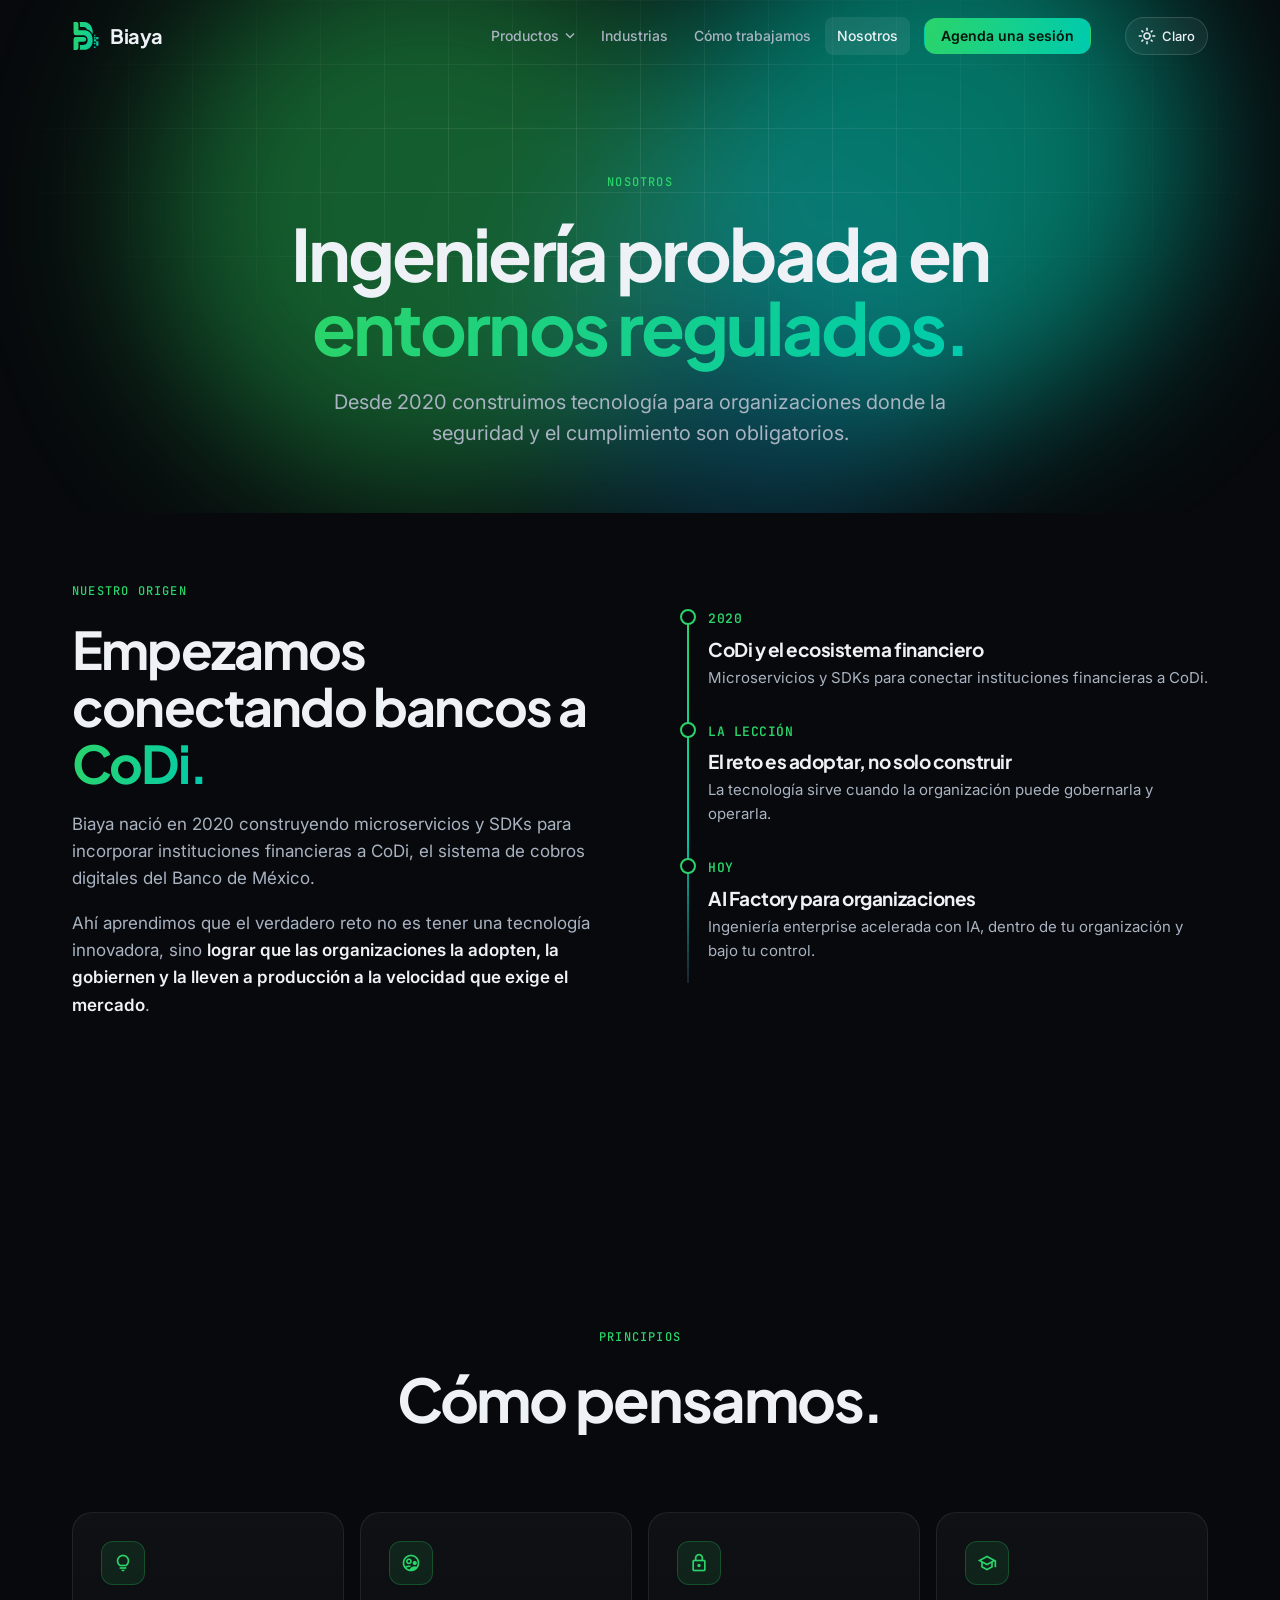
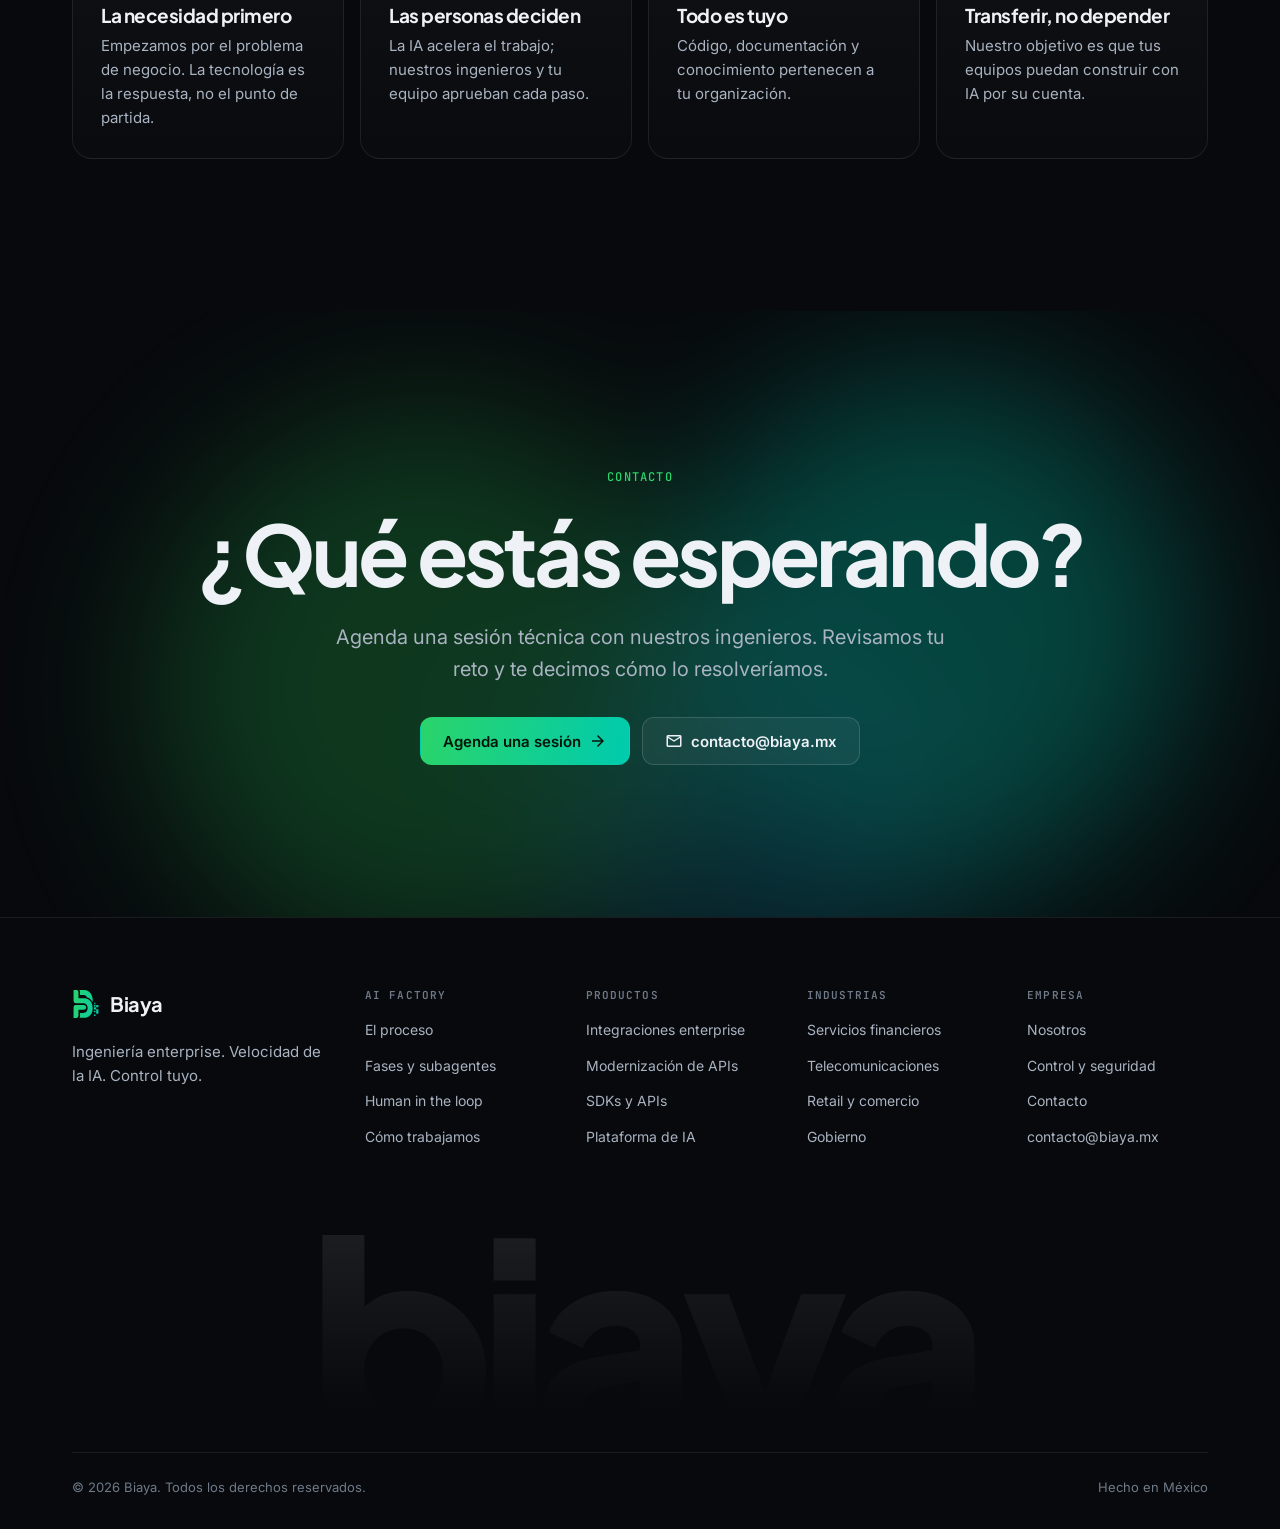
<file: nosotros/index.html>
<!DOCTYPE html>
<html lang="es" class="no-js">
<head>
  <meta charset="utf-8">
  <meta name="viewport" content="width=device-width, initial-scale=1">
  <title>Biaya | Nosotros: ingeniería probada en entornos regulados</title>
  <meta name="description" content="Biaya nació en 2020 construyendo microservicios y SDKs para conectar instituciones financieras a CoDi. Hoy llevamos la ingeniería con IA a organizaciones.">
  <meta name="author" content="Biaya">
  <meta name="robots" content="index, follow, max-image-preview:large, max-snippet:-1, max-video-preview:-1">
  <link rel="canonical" href="https://biaya.mx/nosotros/">
  <link rel="alternate" hreflang="es-MX" href="https://biaya.mx/nosotros/">
  <link rel="alternate" hreflang="x-default" href="https://biaya.mx/nosotros/">
  <link rel="sitemap" type="application/xml" href="/sitemap.xml">

  <!-- Open Graph (LinkedIn, WhatsApp, Facebook, Slack) -->
  <meta property="og:type" content="website">
  <meta property="og:site_name" content="Biaya">
  <meta property="og:locale" content="es_MX">
  <meta property="og:url" content="https://biaya.mx/nosotros/">
  <meta property="og:title" content="Biaya | Nosotros: ingeniería probada en entornos regulados">
  <meta property="og:description" content="Desde 2020 construyendo tecnología para entornos regulados.">
  <meta property="og:image" content="https://biaya.mx/images/og-image.png">
  <meta property="og:image:secure_url" content="https://biaya.mx/images/og-image.png">
  <meta property="og:image:type" content="image/png">
  <meta property="og:image:width" content="1200">
  <meta property="og:image:height" content="630">
  <meta property="og:image:alt" content="Biaya: ingeniería enterprise, velocidad de la IA, control tuyo.">

  <!-- X / Twitter -->
  <meta name="twitter:card" content="summary_large_image">
  <meta name="twitter:title" content="Biaya | Nosotros: ingeniería probada en entornos regulados">
  <meta name="twitter:description" content="Desde 2020 construyendo tecnología para entornos regulados.">
  <meta name="twitter:image" content="https://biaya.mx/images/og-image.png">
  <meta name="twitter:image:alt" content="Biaya: ingeniería enterprise, velocidad de la IA, control tuyo.">

  <link rel="icon" href="/favicon.ico" sizes="any">
  <link rel="icon" type="image/png" sizes="32x32" href="/favicon-32x32.png">
  <link rel="icon" type="image/png" sizes="16x16" href="/favicon-16x16.png">
  <link rel="apple-touch-icon" sizes="180x180" href="/apple-touch-icon.png">
  <link rel="mask-icon" href="/safari-pinned-tab.svg" color="#00cbae">
  <link rel="manifest" href="/site.webmanifest">
  <meta name="msapplication-config" content="/browserconfig.xml">
  <meta name="msapplication-TileColor" content="#07090c">
  <meta name="application-name" content="Biaya">
  <meta name="apple-mobile-web-app-title" content="Biaya">
  <meta name="theme-color" content="#07090c">

  <!-- Datos estructurados (Schema.org). Solo hechos verificados: ver .claude/skills/biaya-seo -->
  <script type="application/ld+json">
  {
    "@context": "https://schema.org",
    "@graph": [
      {
        "@type": "AboutPage",
        "@id": "https://biaya.mx/nosotros/#webpage",
        "url": "https://biaya.mx/nosotros/",
        "name": "Biaya | Nosotros: ingeniería probada en entornos regulados",
        "description": "Biaya nació en 2020 construyendo microservicios y SDKs para conectar instituciones financieras a CoDi. Hoy llevamos la ingeniería con IA a organizaciones.",
        "inLanguage": "es-MX",
        "isPartOf": {
          "@id": "https://biaya.mx/#website"
        },
        "about": {
          "@id": "https://biaya.mx/#organization"
        },
        "breadcrumb": {
          "@id": "https://biaya.mx/nosotros/#breadcrumb"
        }
      },
      {
        "@type": "BreadcrumbList",
        "@id": "https://biaya.mx/nosotros/#breadcrumb",
        "itemListElement": [
          {
            "@type": "ListItem",
            "position": 1,
            "name": "Inicio",
            "item": "https://biaya.mx/"
          },
          {
            "@type": "ListItem",
            "position": 2,
            "name": "Nosotros",
            "item": "https://biaya.mx/nosotros/"
          }
        ]
      }
    ]
  }
  </script>

  <link rel="preconnect" href="https://fonts.googleapis.com">
  <link rel="preconnect" href="https://fonts.gstatic.com" crossorigin>
  <link href="https://fonts.googleapis.com/css2?family=Inter:wght@400;500;600;700&family=JetBrains+Mono:wght@400;500;600&family=Plus+Jakarta+Sans:wght@600;700;800&display=swap" rel="stylesheet">
  <link href="https://fonts.googleapis.com/css2?family=Material+Symbols+Outlined:opsz,wght,FILL,GRAD@20..48,400,0..1,0&icon_names=account_balance,account_tree,add,alt_route,api,architecture,arrow_forward,arrow_upward,auto_awesome,bolt,bug_report,cell_tower,check,check_circle,close,cloud,cloud_done,cloud_upload,code,construction,credit_card,dark_mode,data_object,database,deployed_code,description,dns,error,expand_more,fact_check,folder,groups,hub,insights,inventory_2,light_mode,lightbulb,lock,mail,menu,menu_book,monitor_heart,monitoring,pause,person_check,play_arrow,policy,precision_manufacturing,progress_activity,qr_code_2,radio_button_unchecked,rocket_launch,schedule,school,science,security,shield,shopping_bag,smart_toy,stream,supervised_user_circle,swap_horiz,sync_alt,task_alt,terminal,travel_explore,verified,verified_user&display=block" rel="stylesheet">
  <link rel="stylesheet" href="../css/biaya.css">
  <script>
    document.documentElement.className = "js";
    // Si js/biaya.js no carga, vuelve a mostrar el contenido animado (buscadores y redes lentas).
    setTimeout(function () { if (!window.biayaReady) document.documentElement.classList.remove("js"); }, 4000);
    try { var t = localStorage.getItem("biaya-theme"); if (t === "light") document.documentElement.dataset.theme = "light"; } catch (e) {}
  </script>
</head>

<body>

<!-- ===================== NAVEGACIÓN ===================== -->
<header class="nav" id="top">
  <div class="wrap nav-inner">
    <a class="brand" href="../" aria-label="Biaya, ir al inicio">
      <span class="brand-mark" aria-hidden="true"></span><span>Biaya</span>
    </a>
    <button class="nav-toggle" type="button" aria-label="Abrir menú" aria-expanded="false" aria-controls="nav-links">
      <span class="ms" aria-hidden="true">menu</span>
    </button>
    <nav class="nav-links" id="nav-links" aria-label="Principal">
      <div class="nav-dd">
        <button class="nav-dd-btn" type="button" aria-expanded="false" aria-controls="nav-productos">Productos<span class="ms" aria-hidden="true">expand_more</span></button>
        <div class="nav-dd-panel" id="nav-productos">
          <a href="../ai-factory/"><span class="ms" aria-hidden="true">precision_manufacturing</span><span><b>AI Factory</b><small>De la idea a producción con subagentes y aprobación humana</small></span></a>
          <a href="../productos/#integraciones"><span class="ms" aria-hidden="true">hub</span><span><b>Integraciones enterprise</b><small>Core, ERP, CRM y nubes, con pruebas automatizadas</small></span></a>
          <a href="../productos/#sdks"><span class="ms" aria-hidden="true">code</span><span><b>SDKs y APIs</b><small>Librerías, documentación y modernización de APIs</small></span></a>
          <a href="../productos/#adopcion"><span class="ms" aria-hidden="true">dns</span><span><b>Plataforma de IA en tu organización</b><small>Procesos, gobierno y capacitación en tu infraestructura</small></span></a>
          <a class="nav-dd-all" href="../productos/">Ver todos los productos<span class="ms" aria-hidden="true">arrow_forward</span></a>
        </div>
      </div>
      <a href="../industrias/">Industrias</a>
      <a href="../como-trabajamos/">Cómo trabajamos</a>
      <a href="../nosotros/" aria-current="page">Nosotros</a>
      <a href="../contacto/" class="btn btn-green btn-sm">Agenda una sesión</a>
    </nav>
    <button class="theme-toggle" id="theme-toggle" type="button" aria-label="Cambiar a tema claro">
      <span class="ms" aria-hidden="true">light_mode</span><span>Claro</span>
    </button>
  </div>
</header>

<main>

<section class="page-hero">
  <div class="aurora" aria-hidden="true"><i></i><i></i><i></i></div>
  <div class="hero-grid" aria-hidden="true"></div>
  <div class="wrap">
    <span class="eyebrow reveal">Nosotros</span>
    <h1 class="split">Ingeniería probada en <span class="grad-text">entornos regulados.</span></h1>
    <p class="lead reveal" style="--d:300ms">Desde 2020 construimos tecnología para organizaciones donde la seguridad y el cumplimiento son obligatorios.</p>
  </div>
</section>

<!-- ===================== ORIGEN ===================== -->
<section class="section" id="origen">
  <div class="wrap origin">
    <div class="origin-copy">
      <span class="eyebrow">Nuestro origen</span>
      <h2 class="split">Empezamos conectando bancos a <span class="grad-text">CoDi.</span></h2>
      <p class="reveal">Biaya nació en 2020 construyendo microservicios y SDKs para incorporar instituciones financieras a CoDi, el sistema de cobros digitales del Banco de México.</p>
      <p class="reveal">Ahí aprendimos que el verdadero reto no es tener una tecnología innovadora, sino <strong>lograr que las organizaciones la adopten, la gobiernen y la lleven a producción a la velocidad que exige el mercado</strong>.</p>
    </div>
    <div class="timeline reveal" id="timeline">
      <div class="tl"><b>2020</b><h4>CoDi y el ecosistema financiero</h4><p>Microservicios y SDKs para conectar instituciones financieras a CoDi.</p></div>
      <div class="tl"><b>LA LECCIÓN</b><h4>El reto es adoptar, no solo construir</h4><p>La tecnología sirve cuando la organización puede gobernarla y operarla.</p></div>
      <div class="tl"><b>HOY</b><h4>AI Factory para organizaciones</h4><p>Ingeniería enterprise acelerada con IA, dentro de tu organización y bajo tu control.</p></div>
    </div>
  </div>
</section>

<!-- ===================== PRINCIPIOS ===================== -->
<section class="section" id="principios">
  <div class="wrap">
    <div class="section-head">
      <span class="eyebrow">Principios</span>
      <h2 class="split">Cómo pensamos.</h2>
    </div>

    <div class="control-grid grid-4">
      <article class="card spot ctrl reveal"><span class="ic"><span class="ms" aria-hidden="true">lightbulb</span></span><h3>La necesidad primero</h3><p>Empezamos por el problema de negocio. La tecnología es la respuesta, no el punto de partida.</p></article>
      <article class="card spot ctrl reveal" style="--d:80ms"><span class="ic"><span class="ms" aria-hidden="true">supervised_user_circle</span></span><h3>Las personas deciden</h3><p>La IA acelera el trabajo; nuestros ingenieros y tu equipo aprueban cada paso.</p></article>
      <article class="card spot ctrl reveal" style="--d:160ms"><span class="ic"><span class="ms" aria-hidden="true">lock</span></span><h3>Todo es tuyo</h3><p>Código, documentación y conocimiento pertenecen a tu organización.</p></article>
      <article class="card spot ctrl reveal" style="--d:240ms"><span class="ic"><span class="ms" aria-hidden="true">school</span></span><h3>Transferir, no depender</h3><p>Nuestro objetivo es que tus equipos puedan construir con IA por su cuenta.</p></article>
    </div>
  </div>
</section>

<!-- ===================== CTA ===================== -->
<section class="section final">
  <div class="aurora" aria-hidden="true"><i></i><i></i><i></i></div>
  <div class="wrap">
    <span class="eyebrow">Contacto</span>
    <h2 class="split" style="margin-top:18px">¿Qué estás esperando?</h2>
    <p class="reveal">Agenda una sesión técnica con nuestros ingenieros. Revisamos tu reto y te decimos cómo lo resolveríamos.</p>
    <div class="cta-actions reveal">
      <a class="btn btn-green" href="../contacto/">Agenda una sesión <span class="ms" aria-hidden="true">arrow_forward</span></a>
      <a class="btn btn-ghost" href="mailto:contacto@biaya.mx"><span class="ms" aria-hidden="true">mail</span>contacto@biaya.mx</a>
    </div>
  </div>
</section>

</main>

<!-- ===================== FOOTER ===================== -->
<footer class="footer">
  <div class="wrap">
    <div class="footer-grid">
      <div class="footer-brand">
        <a class="brand" href="../"><span class="brand-mark" aria-hidden="true"></span><span>Biaya</span></a>
        <p>Ingeniería enterprise. Velocidad de la IA. Control tuyo.</p>
      </div>
      <div class="footer-col">
        <h4>AI Factory</h4>
        <ul>
          <li><a href="../ai-factory/">El proceso</a></li>
          <li><a href="../ai-factory/#fases">Fases y subagentes</a></li>
          <li><a href="../ai-factory/#orquestacion">Human in the loop</a></li>
          <li><a href="../como-trabajamos/">Cómo trabajamos</a></li>
        </ul>
      </div>
      <div class="footer-col">
        <h4>Productos</h4>
        <ul>
          <li><a href="../productos/#integraciones">Integraciones enterprise</a></li>
          <li><a href="../productos/#modernizacion">Modernización de APIs</a></li>
          <li><a href="../productos/#sdks">SDKs y APIs</a></li>
          <li><a href="../productos/#adopcion">Plataforma de IA</a></li>
        </ul>
      </div>
      <div class="footer-col">
        <h4>Industrias</h4>
        <ul>
          <li><a href="../industrias/#financieros">Servicios financieros</a></li>
          <li><a href="../industrias/#telecom">Telecomunicaciones</a></li>
          <li><a href="../industrias/#retail">Retail y comercio</a></li>
          <li><a href="../industrias/#gobierno">Gobierno</a></li>
        </ul>
      </div>
      <div class="footer-col">
        <h4>Empresa</h4>
        <ul>
          <li><a href="../nosotros/">Nosotros</a></li>
          <li><a href="../seguridad/">Control y seguridad</a></li>
          <li><a href="../contacto/">Contacto</a></li>
          <li><a href="mailto:contacto@biaya.mx">contacto@biaya.mx</a></li>
        </ul>
      </div>
    </div>
    <div class="footer-word" aria-hidden="true">biaya</div>
    <div class="footer-bottom">
      <p>&copy; <span id="year">2026</span> Biaya. Todos los derechos reservados.</p>
      <p>Hecho en México</p>
    </div>
  </div>
</footer>

<script src="../js/biaya.js" defer></script>
</body>
</html>
</file>
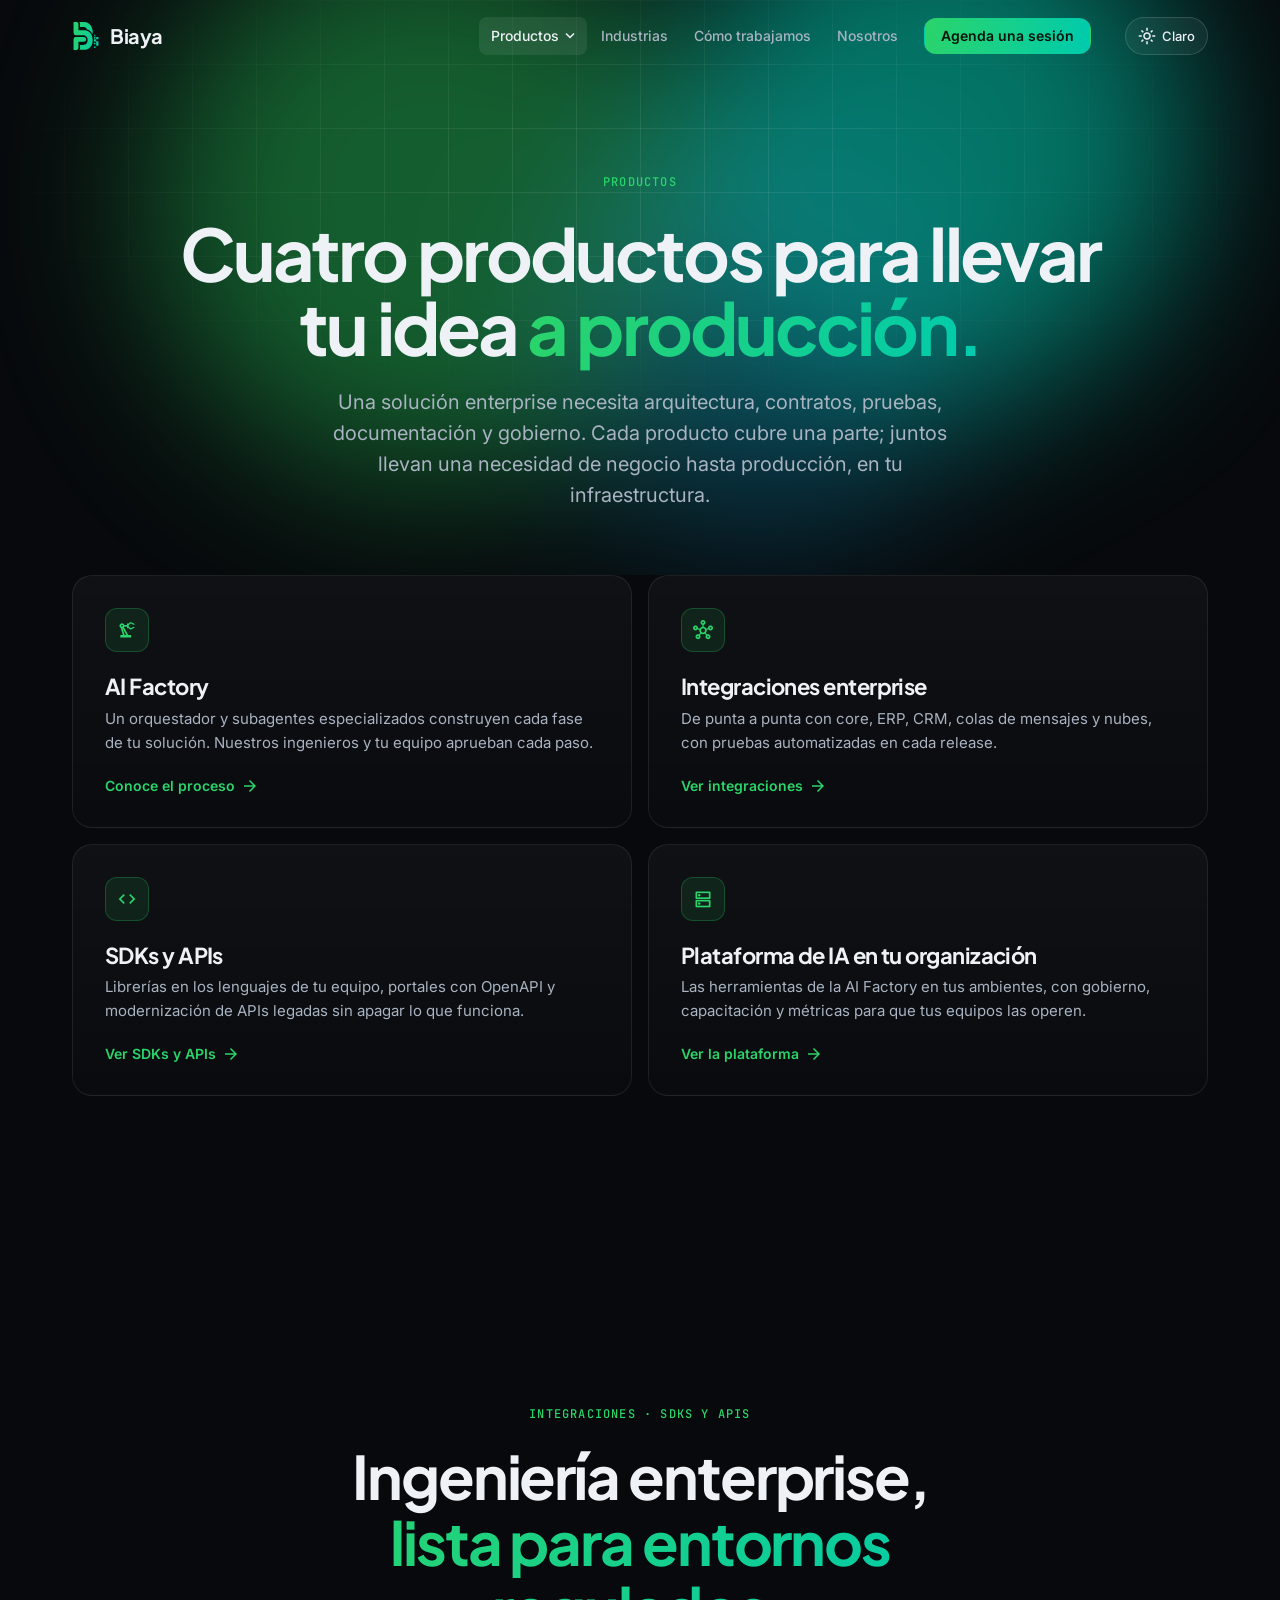
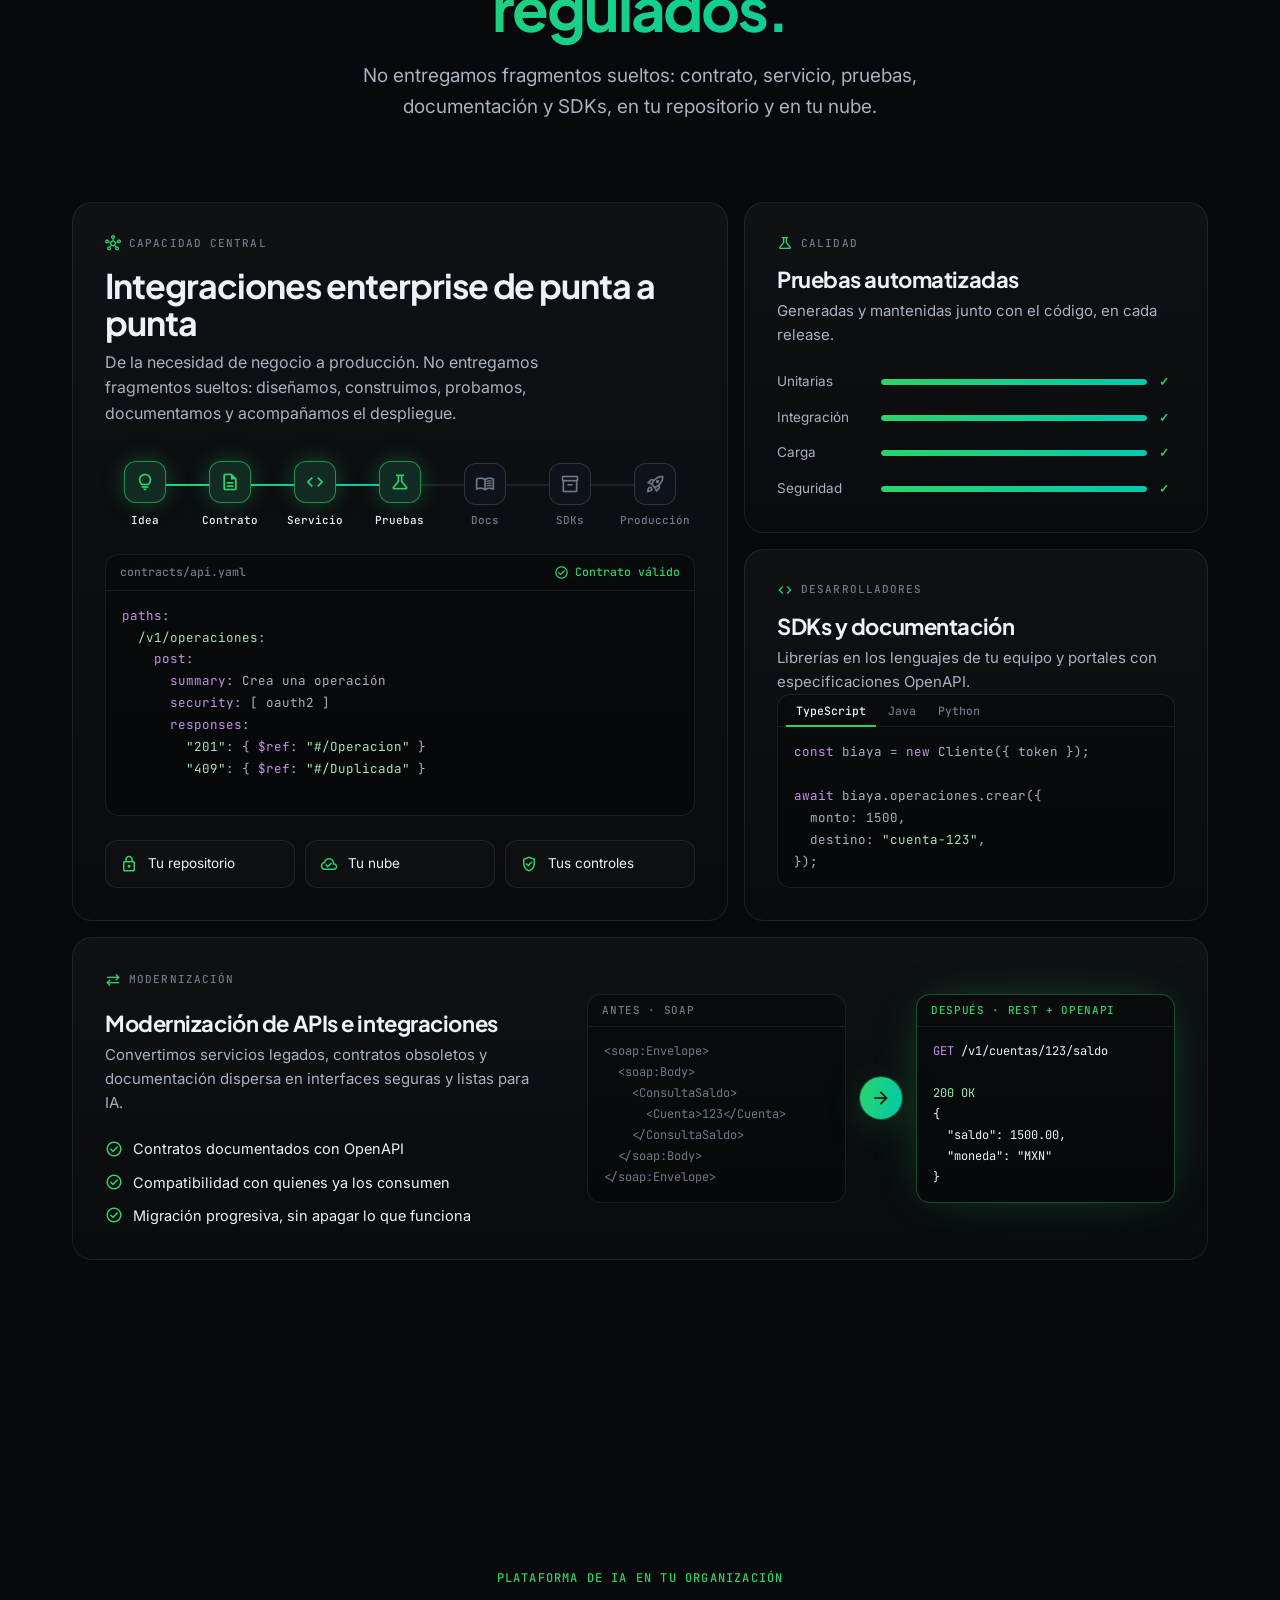
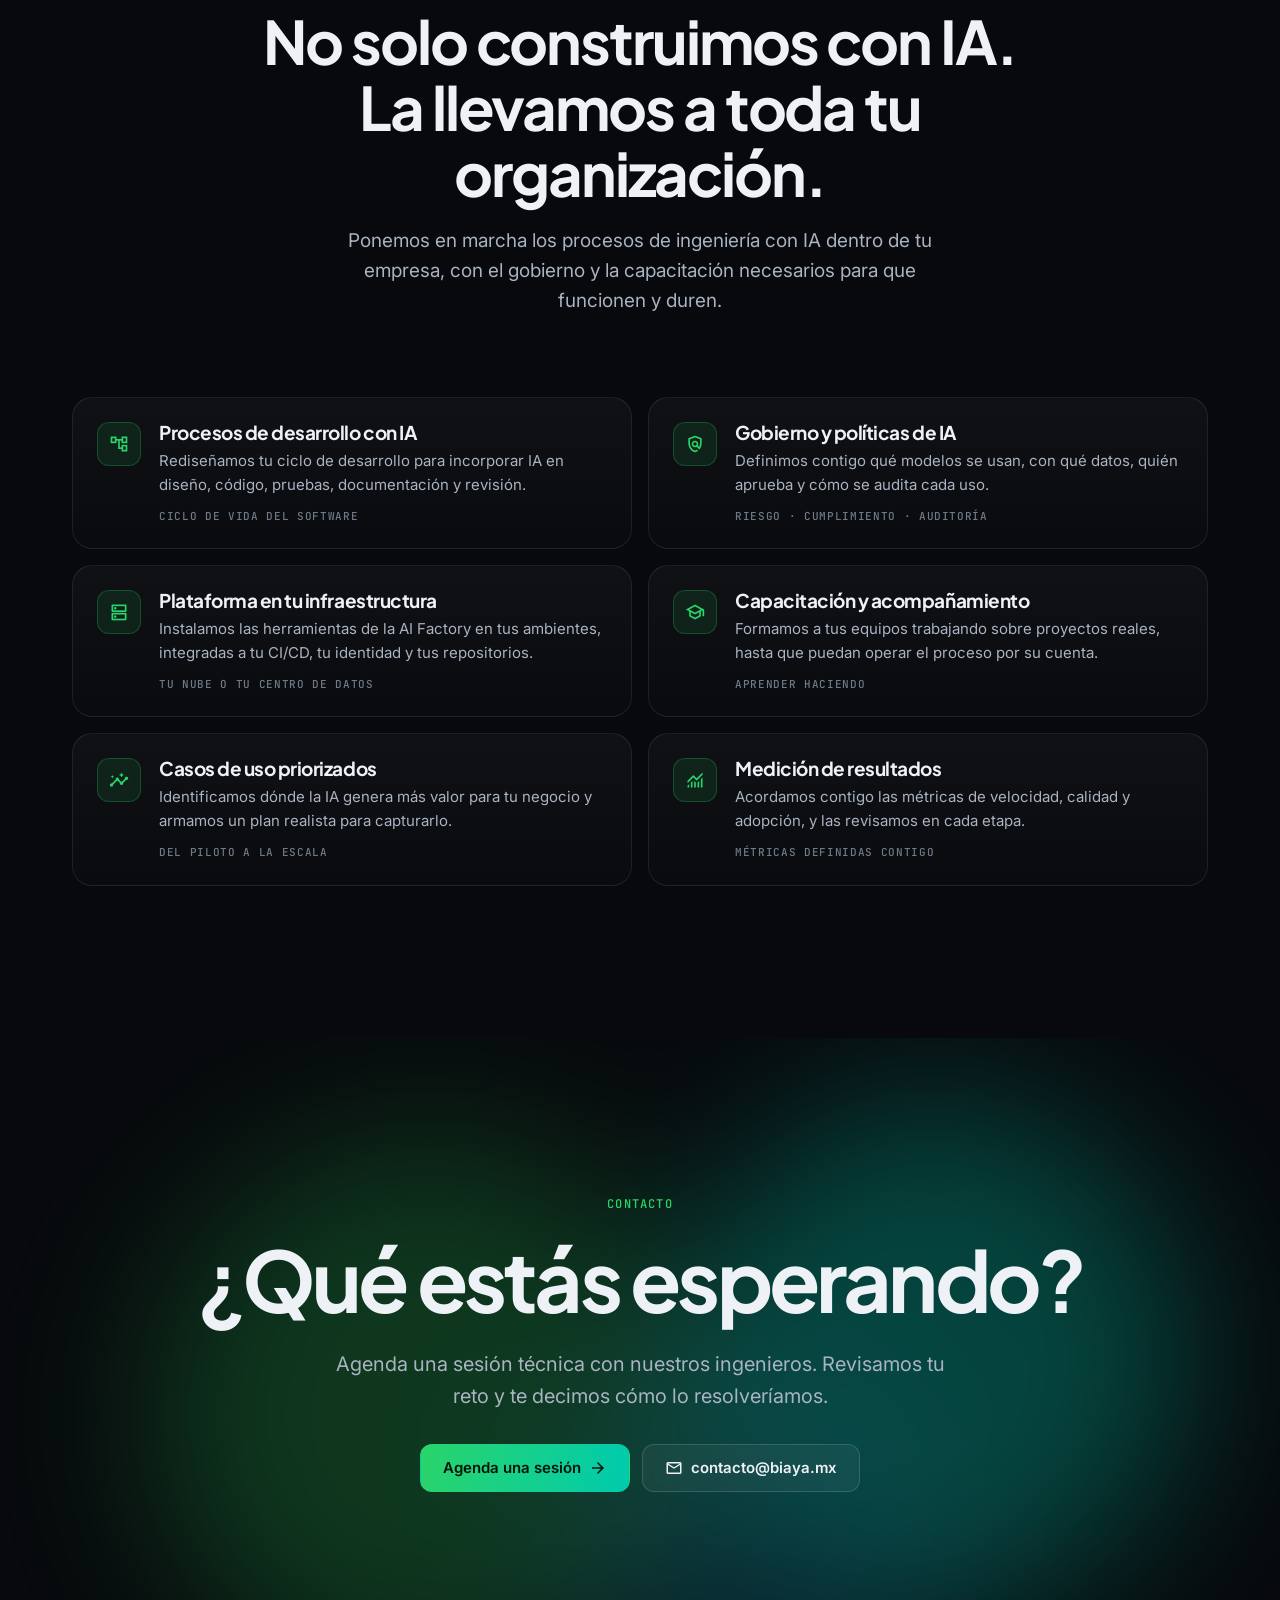
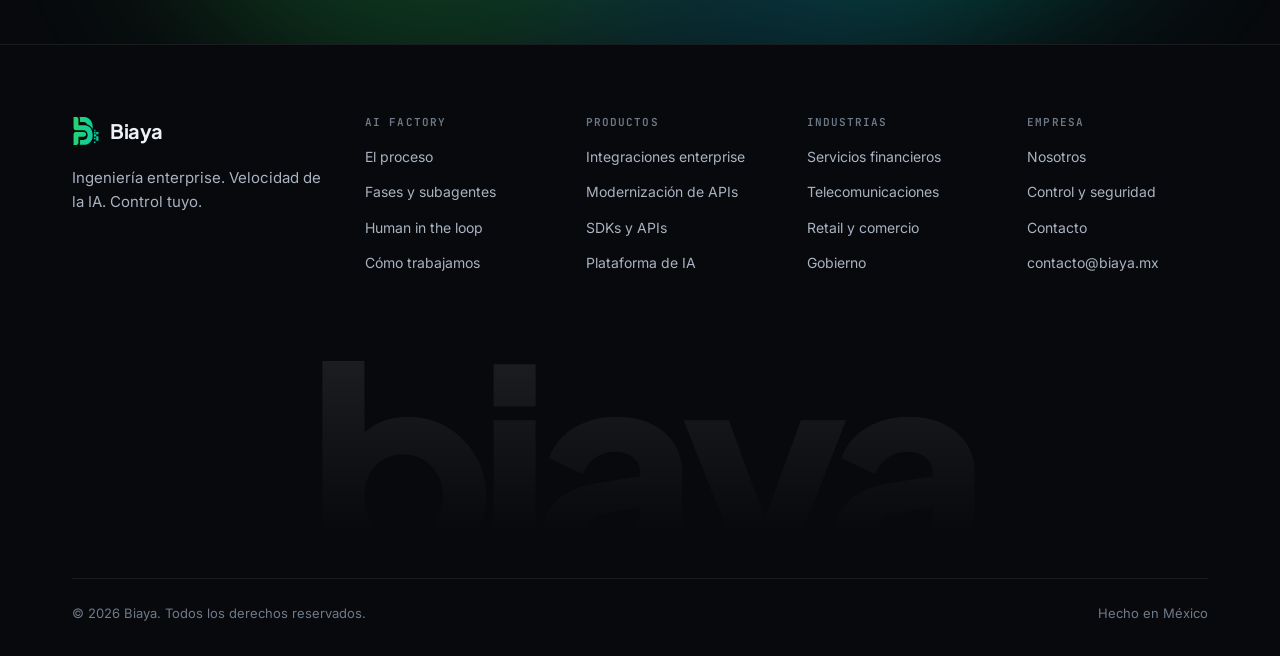
<file: productos/index.html>
<!DOCTYPE html>
<html lang="es" class="no-js">
<head>
  <meta charset="utf-8">
  <meta name="viewport" content="width=device-width, initial-scale=1">
  <title>Biaya | Productos de ingeniería enterprise con IA en México</title>
  <meta name="description" content="AI Factory, integraciones enterprise, SDKs y APIs, y una plataforma de IA en tu organización. Ingeniería enterprise con IA en México, en tu infraestructura.">
  <meta name="author" content="Biaya">
  <meta name="robots" content="index, follow, max-image-preview:large, max-snippet:-1, max-video-preview:-1">
  <link rel="canonical" href="https://biaya.mx/productos/">
  <link rel="alternate" hreflang="es-MX" href="https://biaya.mx/productos/">
  <link rel="alternate" hreflang="x-default" href="https://biaya.mx/productos/">
  <link rel="sitemap" type="application/xml" href="/sitemap.xml">

  <!-- Open Graph (LinkedIn, WhatsApp, Facebook, Slack) -->
  <meta property="og:type" content="website">
  <meta property="og:site_name" content="Biaya">
  <meta property="og:locale" content="es_MX">
  <meta property="og:url" content="https://biaya.mx/productos/">
  <meta property="og:title" content="Biaya | Productos de ingeniería enterprise con IA en México">
  <meta property="og:description" content="AI Factory, integraciones enterprise, SDKs y APIs, y plataforma de IA en tu organización.">
  <meta property="og:image" content="https://biaya.mx/images/og-image.png">
  <meta property="og:image:secure_url" content="https://biaya.mx/images/og-image.png">
  <meta property="og:image:type" content="image/png">
  <meta property="og:image:width" content="1200">
  <meta property="og:image:height" content="630">
  <meta property="og:image:alt" content="Biaya: ingeniería enterprise, velocidad de la IA, control tuyo.">

  <!-- X / Twitter -->
  <meta name="twitter:card" content="summary_large_image">
  <meta name="twitter:title" content="Biaya | Productos de ingeniería enterprise con IA en México">
  <meta name="twitter:description" content="AI Factory, integraciones enterprise, SDKs y APIs, y plataforma de IA en tu organización.">
  <meta name="twitter:image" content="https://biaya.mx/images/og-image.png">
  <meta name="twitter:image:alt" content="Biaya: ingeniería enterprise, velocidad de la IA, control tuyo.">

  <link rel="icon" href="/favicon.ico" sizes="any">
  <link rel="icon" type="image/png" sizes="32x32" href="/favicon-32x32.png">
  <link rel="icon" type="image/png" sizes="16x16" href="/favicon-16x16.png">
  <link rel="apple-touch-icon" sizes="180x180" href="/apple-touch-icon.png">
  <link rel="mask-icon" href="/safari-pinned-tab.svg" color="#00cbae">
  <link rel="manifest" href="/site.webmanifest">
  <meta name="msapplication-config" content="/browserconfig.xml">
  <meta name="msapplication-TileColor" content="#07090c">
  <meta name="application-name" content="Biaya">
  <meta name="apple-mobile-web-app-title" content="Biaya">
  <meta name="theme-color" content="#07090c">

  <!-- Datos estructurados (Schema.org). Solo hechos verificados: ver .claude/skills/biaya-seo -->
  <script type="application/ld+json">
  {
    "@context": "https://schema.org",
    "@graph": [
      {
        "@type": "WebPage",
        "@id": "https://biaya.mx/productos/#webpage",
        "url": "https://biaya.mx/productos/",
        "name": "Biaya | Productos de ingeniería enterprise con IA en México",
        "description": "AI Factory, integraciones enterprise, SDKs y APIs, y una plataforma de IA en tu organización. Ingeniería enterprise con IA en México, en tu infraestructura.",
        "inLanguage": "es-MX",
        "isPartOf": {
          "@id": "https://biaya.mx/#website"
        },
        "about": {
          "@id": "https://biaya.mx/#organization"
        },
        "breadcrumb": {
          "@id": "https://biaya.mx/productos/#breadcrumb"
        }
      },
      {
        "@type": "BreadcrumbList",
        "@id": "https://biaya.mx/productos/#breadcrumb",
        "itemListElement": [
          {
            "@type": "ListItem",
            "position": 1,
            "name": "Inicio",
            "item": "https://biaya.mx/"
          },
          {
            "@type": "ListItem",
            "position": 2,
            "name": "Productos",
            "item": "https://biaya.mx/productos/"
          }
        ]
      }
    ]
  }
  </script>

  <link rel="preconnect" href="https://fonts.googleapis.com">
  <link rel="preconnect" href="https://fonts.gstatic.com" crossorigin>
  <link href="https://fonts.googleapis.com/css2?family=Inter:wght@400;500;600;700&family=JetBrains+Mono:wght@400;500;600&family=Plus+Jakarta+Sans:wght@600;700;800&display=swap" rel="stylesheet">
  <link href="https://fonts.googleapis.com/css2?family=Material+Symbols+Outlined:opsz,wght,FILL,GRAD@20..48,400,0..1,0&icon_names=account_balance,account_tree,add,alt_route,api,architecture,arrow_forward,arrow_upward,auto_awesome,bolt,bug_report,cell_tower,check,check_circle,close,cloud,cloud_done,cloud_upload,code,construction,credit_card,dark_mode,data_object,database,deployed_code,description,dns,error,expand_more,fact_check,folder,groups,hub,insights,inventory_2,light_mode,lightbulb,lock,mail,menu,menu_book,monitor_heart,monitoring,pause,person_check,play_arrow,policy,precision_manufacturing,progress_activity,qr_code_2,radio_button_unchecked,rocket_launch,schedule,school,science,security,shield,shopping_bag,smart_toy,stream,supervised_user_circle,swap_horiz,sync_alt,task_alt,terminal,travel_explore,verified,verified_user&display=block" rel="stylesheet">
  <link rel="stylesheet" href="../css/biaya.css">
  <script>
    document.documentElement.className = "js";
    // Si js/biaya.js no carga, vuelve a mostrar el contenido animado (buscadores y redes lentas).
    setTimeout(function () { if (!window.biayaReady) document.documentElement.classList.remove("js"); }, 4000);
    try { var t = localStorage.getItem("biaya-theme"); if (t === "light") document.documentElement.dataset.theme = "light"; } catch (e) {}
  </script>
</head>

<body>

<!-- ===================== NAVEGACIÓN ===================== -->
<header class="nav" id="top">
  <div class="wrap nav-inner">
    <a class="brand" href="../" aria-label="Biaya, ir al inicio">
      <span class="brand-mark" aria-hidden="true"></span><span>Biaya</span>
    </a>
    <button class="nav-toggle" type="button" aria-label="Abrir menú" aria-expanded="false" aria-controls="nav-links">
      <span class="ms" aria-hidden="true">menu</span>
    </button>
    <nav class="nav-links" id="nav-links" aria-label="Principal">
      <div class="nav-dd">
        <button class="nav-dd-btn active" type="button" aria-expanded="false" aria-controls="nav-productos">Productos<span class="ms" aria-hidden="true">expand_more</span></button>
        <div class="nav-dd-panel" id="nav-productos">
          <a href="../ai-factory/"><span class="ms" aria-hidden="true">precision_manufacturing</span><span><b>AI Factory</b><small>De la idea a producción con subagentes y aprobación humana</small></span></a>
          <a href="../productos/#integraciones"><span class="ms" aria-hidden="true">hub</span><span><b>Integraciones enterprise</b><small>Core, ERP, CRM y nubes, con pruebas automatizadas</small></span></a>
          <a href="../productos/#sdks"><span class="ms" aria-hidden="true">code</span><span><b>SDKs y APIs</b><small>Librerías, documentación y modernización de APIs</small></span></a>
          <a href="../productos/#adopcion"><span class="ms" aria-hidden="true">dns</span><span><b>Plataforma de IA en tu organización</b><small>Procesos, gobierno y capacitación en tu infraestructura</small></span></a>
          <a class="nav-dd-all" href="../productos/" aria-current="page">Ver todos los productos<span class="ms" aria-hidden="true">arrow_forward</span></a>
        </div>
      </div>
      <a href="../industrias/">Industrias</a>
      <a href="../como-trabajamos/">Cómo trabajamos</a>
      <a href="../nosotros/">Nosotros</a>
      <a href="../contacto/" class="btn btn-green btn-sm">Agenda una sesión</a>
    </nav>
    <button class="theme-toggle" id="theme-toggle" type="button" aria-label="Cambiar a tema claro">
      <span class="ms" aria-hidden="true">light_mode</span><span>Claro</span>
    </button>
  </div>
</header>

<main>

<section class="page-hero">
  <div class="aurora" aria-hidden="true"><i></i><i></i><i></i></div>
  <div class="hero-grid" aria-hidden="true"></div>
  <div class="wrap">
    <span class="eyebrow reveal">Productos</span>
    <h1 class="split">Cuatro productos para llevar tu idea <span class="grad-text">a producción.</span></h1>
    <p class="lead reveal" style="--d:300ms">Una solución enterprise necesita arquitectura, contratos, pruebas, documentación y gobierno. Cada producto cubre una parte; juntos llevan una necesidad de negocio hasta producción, en tu infraestructura.</p>
  </div>
</section>

<!-- ===================== CATÁLOGO ===================== -->
<section class="section tight-top" id="catalogo">
  <div class="wrap">
    <div class="offers four">
      <a class="card spot offer reveal" href="../ai-factory/">
        <span class="ic-box"><span class="ms" aria-hidden="true">precision_manufacturing</span></span>
        <h2>AI Factory</h2>
        <p>Un orquestador y subagentes especializados construyen cada fase de tu solución. Nuestros ingenieros y tu equipo aprueban cada paso.</p>
        <span class="more">Conoce el proceso <span class="ms" aria-hidden="true">arrow_forward</span></span>
      </a>
      <a class="card spot offer reveal" style="--d:80ms" href="#integraciones">
        <span class="ic-box"><span class="ms" aria-hidden="true">hub</span></span>
        <h2>Integraciones enterprise</h2>
        <p>De punta a punta con core, ERP, CRM, colas de mensajes y nubes, con pruebas automatizadas en cada release.</p>
        <span class="more">Ver integraciones <span class="ms" aria-hidden="true">arrow_forward</span></span>
      </a>
      <a class="card spot offer reveal" style="--d:160ms" href="#sdks">
        <span class="ic-box"><span class="ms" aria-hidden="true">code</span></span>
        <h2>SDKs y APIs</h2>
        <p>Librerías en los lenguajes de tu equipo, portales con OpenAPI y modernización de APIs legadas sin apagar lo que funciona.</p>
        <span class="more">Ver SDKs y APIs <span class="ms" aria-hidden="true">arrow_forward</span></span>
      </a>
      <a class="card spot offer reveal" style="--d:240ms" href="#adopcion">
        <span class="ic-box"><span class="ms" aria-hidden="true">dns</span></span>
        <h2>Plataforma de IA en tu organización</h2>
        <p>Las herramientas de la AI Factory en tus ambientes, con gobierno, capacitación y métricas para que tus equipos las operen.</p>
        <span class="more">Ver la plataforma <span class="ms" aria-hidden="true">arrow_forward</span></span>
      </a>
    </div>
  </div>
</section>

<!-- ===================== INGENIERÍA ===================== -->
<section class="section" id="ingenieria">
  <div class="wrap">
    <div class="section-head">
      <span class="eyebrow">Integraciones · SDKs y APIs</span>
      <h2 class="split">Ingeniería enterprise, <span class="grad-text">lista para entornos regulados.</span></h2>
      <p class="reveal">No entregamos fragmentos sueltos: contrato, servicio, pruebas, documentación y SDKs, en tu repositorio y en tu nube.</p>
    </div>
    <div class="bento">
      <article class="card spot tile tile-hero reveal" id="integraciones">
        <span class="tile-tag"><span class="ms" aria-hidden="true">hub</span>Capacidad central</span>
        <h3>Integraciones enterprise de punta a punta</h3>
        <p>De la necesidad de negocio a producción. No entregamos fragmentos sueltos: diseñamos, construimos, probamos, documentamos y acompañamos el despliegue.</p>
        <div class="flow" aria-hidden="true">
          <span class="flow-track"><i></i></span>
          <ol class="flow-steps">
            <li><span class="ms">lightbulb</span>Idea</li>
            <li><span class="ms">description</span>Contrato</li>
            <li><span class="ms">code</span>Servicio</li>
            <li><span class="ms">science</span>Pruebas</li>
            <li><span class="ms">menu_book</span>Docs</li>
            <li><span class="ms">inventory_2</span>SDKs</li>
            <li><span class="ms">rocket_launch</span>Producción</li>
          </ol>
        </div>
        <div class="spec" aria-hidden="true">
          <div class="spec-head"><span>contracts/api.yaml</span><span class="spec-ok"><span class="ms">check_circle</span>Contrato válido</span></div>
<pre><span class="k">paths</span>:
  <span class="s">/v1/operaciones</span>:
    <span class="k">post</span>:
      <span class="k">summary</span>: Crea una operación
      <span class="k">security</span>: [ oauth2 ]
      <span class="k">responses</span>:
        <span class="s">"201"</span>: { <span class="k">$ref</span>: <span class="s">"#/Operacion"</span> }
        <span class="s">"409"</span>: { <span class="k">$ref</span>: <span class="s">"#/Duplicada"</span> }</pre>
        </div>
        <ul class="owns">
          <li><span class="ms" aria-hidden="true">lock</span>Tu repositorio</li>
          <li><span class="ms" aria-hidden="true">cloud_done</span>Tu nube</li>
          <li><span class="ms" aria-hidden="true">verified_user</span>Tus controles</li>
        </ul>
      </article>
      <article class="card spot tile tile-side reveal" style="--d:80ms" id="calidad">
        <span class="tile-tag"><span class="ms" aria-hidden="true">science</span>Calidad</span>
        <h3>Pruebas automatizadas</h3>
        <p>Generadas y mantenidas junto con el código, en cada release.</p>
        <div class="meters" aria-hidden="true">
          <div class="meter" style="--dl:0s"><span>Unitarias</span><span class="bar"><i></i></span><b>✓</b></div>
          <div class="meter" style="--dl:.25s"><span>Integración</span><span class="bar"><i></i></span><b>✓</b></div>
          <div class="meter" style="--dl:.5s"><span>Carga</span><span class="bar"><i></i></span><b>✓</b></div>
          <div class="meter" style="--dl:.75s"><span>Seguridad</span><span class="bar"><i></i></span><b>✓</b></div>
        </div>
      </article>
      <article class="card spot tile tile-side reveal" style="--d:160ms" id="sdks">
        <span class="tile-tag"><span class="ms" aria-hidden="true">code</span>Desarrolladores</span>
        <h3>SDKs y documentación</h3>
        <p>Librerías en los lenguajes de tu equipo y portales con especificaciones OpenAPI.</p>
        <div class="sdk" aria-hidden="true">
          <div class="sdk-tabs"><span class="on">TypeScript</span><span>Java</span><span>Python</span></div>
          <pre id="sdk-code"></pre>
        </div>
      </article>
      <article class="card spot tile tile-modern reveal" id="modernizacion">
        <div class="modern-copy">
          <span class="tile-tag"><span class="ms" aria-hidden="true">sync_alt</span>Modernización</span>
          <h3>Modernización de APIs e integraciones</h3>
          <p>Convertimos servicios legados, contratos obsoletos y documentación dispersa en interfaces seguras y listas para IA.</p>
          <ul class="modern-list">
            <li><span class="ms" aria-hidden="true">check_circle</span>Contratos documentados con OpenAPI</li>
            <li><span class="ms" aria-hidden="true">check_circle</span>Compatibilidad con quienes ya los consumen</li>
            <li><span class="ms" aria-hidden="true">check_circle</span>Migración progresiva, sin apagar lo que funciona</li>
          </ul>
        </div>
        <div class="modern-art" aria-hidden="true">
          <div class="code-mini old"><span class="lbl">Antes · SOAP</span>
<pre>&lt;soap:Envelope&gt;
  &lt;soap:Body&gt;
    &lt;ConsultaSaldo&gt;
      &lt;Cuenta&gt;123&lt;/Cuenta&gt;
    &lt;/ConsultaSaldo&gt;
  &lt;/soap:Body&gt;
&lt;/soap:Envelope&gt;</pre></div>
          <span class="morph"><span class="ms">arrow_forward</span></span>
          <div class="code-mini new"><span class="lbl">Después · REST + OpenAPI</span>
<pre><span class="k">GET</span> /v1/cuentas/123/saldo

<span class="s">200 OK</span>
{
  "saldo": 1500.00,
  "moneda": "MXN"
}</pre></div>
        </div>
      </article>
    </div>
  </div>
</section>

<!-- ===================== IA EN TU ORGANIZACIÓN ===================== -->
<section class="section" id="adopcion">
  <div class="wrap">
    <div class="section-head">
      <span class="eyebrow">Plataforma de IA en tu organización</span>
      <h2 class="split">No solo construimos con IA. La llevamos a toda tu organización.</h2>
      <p class="reveal">Ponemos en marcha los procesos de ingeniería con IA dentro de tu empresa, con el gobierno y la capacitación necesarios para que funcionen y duren.</p>
    </div>

    <div class="adopt">
      <article class="card spot layer reveal">
        <span class="ic"><span class="ms" aria-hidden="true">account_tree</span></span>
        <div><h3>Procesos de desarrollo con IA</h3><p>Rediseñamos tu ciclo de desarrollo para incorporar IA en diseño, código, pruebas, documentación y revisión.</p><span class="tagline">Ciclo de vida del software</span></div>
      </article>
      <article class="card spot layer reveal" style="--d:80ms">
        <span class="ic"><span class="ms" aria-hidden="true">policy</span></span>
        <div><h3>Gobierno y políticas de IA</h3><p>Definimos contigo qué modelos se usan, con qué datos, quién aprueba y cómo se audita cada uso.</p><span class="tagline">Riesgo · cumplimiento · auditoría</span></div>
      </article>
      <article class="card spot layer reveal">
        <span class="ic"><span class="ms" aria-hidden="true">dns</span></span>
        <div><h3>Plataforma en tu infraestructura</h3><p>Instalamos las herramientas de la AI Factory en tus ambientes, integradas a tu CI/CD, tu identidad y tus repositorios.</p><span class="tagline">Tu nube o tu centro de datos</span></div>
      </article>
      <article class="card spot layer reveal" style="--d:80ms">
        <span class="ic"><span class="ms" aria-hidden="true">school</span></span>
        <div><h3>Capacitación y acompañamiento</h3><p>Formamos a tus equipos trabajando sobre proyectos reales, hasta que puedan operar el proceso por su cuenta.</p><span class="tagline">Aprender haciendo</span></div>
      </article>
      <article class="card spot layer reveal">
        <span class="ic"><span class="ms" aria-hidden="true">insights</span></span>
        <div><h3>Casos de uso priorizados</h3><p>Identificamos dónde la IA genera más valor para tu negocio y armamos un plan realista para capturarlo.</p><span class="tagline">Del piloto a la escala</span></div>
      </article>
      <article class="card spot layer reveal" style="--d:80ms">
        <span class="ic"><span class="ms" aria-hidden="true">monitoring</span></span>
        <div><h3>Medición de resultados</h3><p>Acordamos contigo las métricas de velocidad, calidad y adopción, y las revisamos en cada etapa.</p><span class="tagline">Métricas definidas contigo</span></div>
      </article>
    </div>
  </div>
</section>

<!-- ===================== CTA ===================== -->
<section class="section final">
  <div class="aurora" aria-hidden="true"><i></i><i></i><i></i></div>
  <div class="wrap">
    <span class="eyebrow">Contacto</span>
    <h2 class="split" style="margin-top:18px">¿Qué estás esperando?</h2>
    <p class="reveal">Agenda una sesión técnica con nuestros ingenieros. Revisamos tu reto y te decimos cómo lo resolveríamos.</p>
    <div class="cta-actions reveal">
      <a class="btn btn-green" href="../contacto/">Agenda una sesión <span class="ms" aria-hidden="true">arrow_forward</span></a>
      <a class="btn btn-ghost" href="mailto:contacto@biaya.mx"><span class="ms" aria-hidden="true">mail</span>contacto@biaya.mx</a>
    </div>
  </div>
</section>

</main>

<!-- ===================== FOOTER ===================== -->
<footer class="footer">
  <div class="wrap">
    <div class="footer-grid">
      <div class="footer-brand">
        <a class="brand" href="../"><span class="brand-mark" aria-hidden="true"></span><span>Biaya</span></a>
        <p>Ingeniería enterprise. Velocidad de la IA. Control tuyo.</p>
      </div>
      <div class="footer-col">
        <h4>AI Factory</h4>
        <ul>
          <li><a href="../ai-factory/">El proceso</a></li>
          <li><a href="../ai-factory/#fases">Fases y subagentes</a></li>
          <li><a href="../ai-factory/#orquestacion">Human in the loop</a></li>
          <li><a href="../como-trabajamos/">Cómo trabajamos</a></li>
        </ul>
      </div>
      <div class="footer-col">
        <h4>Productos</h4>
        <ul>
          <li><a href="../productos/#integraciones">Integraciones enterprise</a></li>
          <li><a href="../productos/#modernizacion">Modernización de APIs</a></li>
          <li><a href="../productos/#sdks">SDKs y APIs</a></li>
          <li><a href="../productos/#adopcion">Plataforma de IA</a></li>
        </ul>
      </div>
      <div class="footer-col">
        <h4>Industrias</h4>
        <ul>
          <li><a href="../industrias/#financieros">Servicios financieros</a></li>
          <li><a href="../industrias/#telecom">Telecomunicaciones</a></li>
          <li><a href="../industrias/#retail">Retail y comercio</a></li>
          <li><a href="../industrias/#gobierno">Gobierno</a></li>
        </ul>
      </div>
      <div class="footer-col">
        <h4>Empresa</h4>
        <ul>
          <li><a href="../nosotros/">Nosotros</a></li>
          <li><a href="../seguridad/">Control y seguridad</a></li>
          <li><a href="../contacto/">Contacto</a></li>
          <li><a href="mailto:contacto@biaya.mx">contacto@biaya.mx</a></li>
        </ul>
      </div>
    </div>
    <div class="footer-word" aria-hidden="true">biaya</div>
    <div class="footer-bottom">
      <p>&copy; <span id="year">2026</span> Biaya. Todos los derechos reservados.</p>
      <p>Hecho en México</p>
    </div>
  </div>
</footer>

<script src="../js/biaya.js" defer></script>
</body>
</html>
</file>
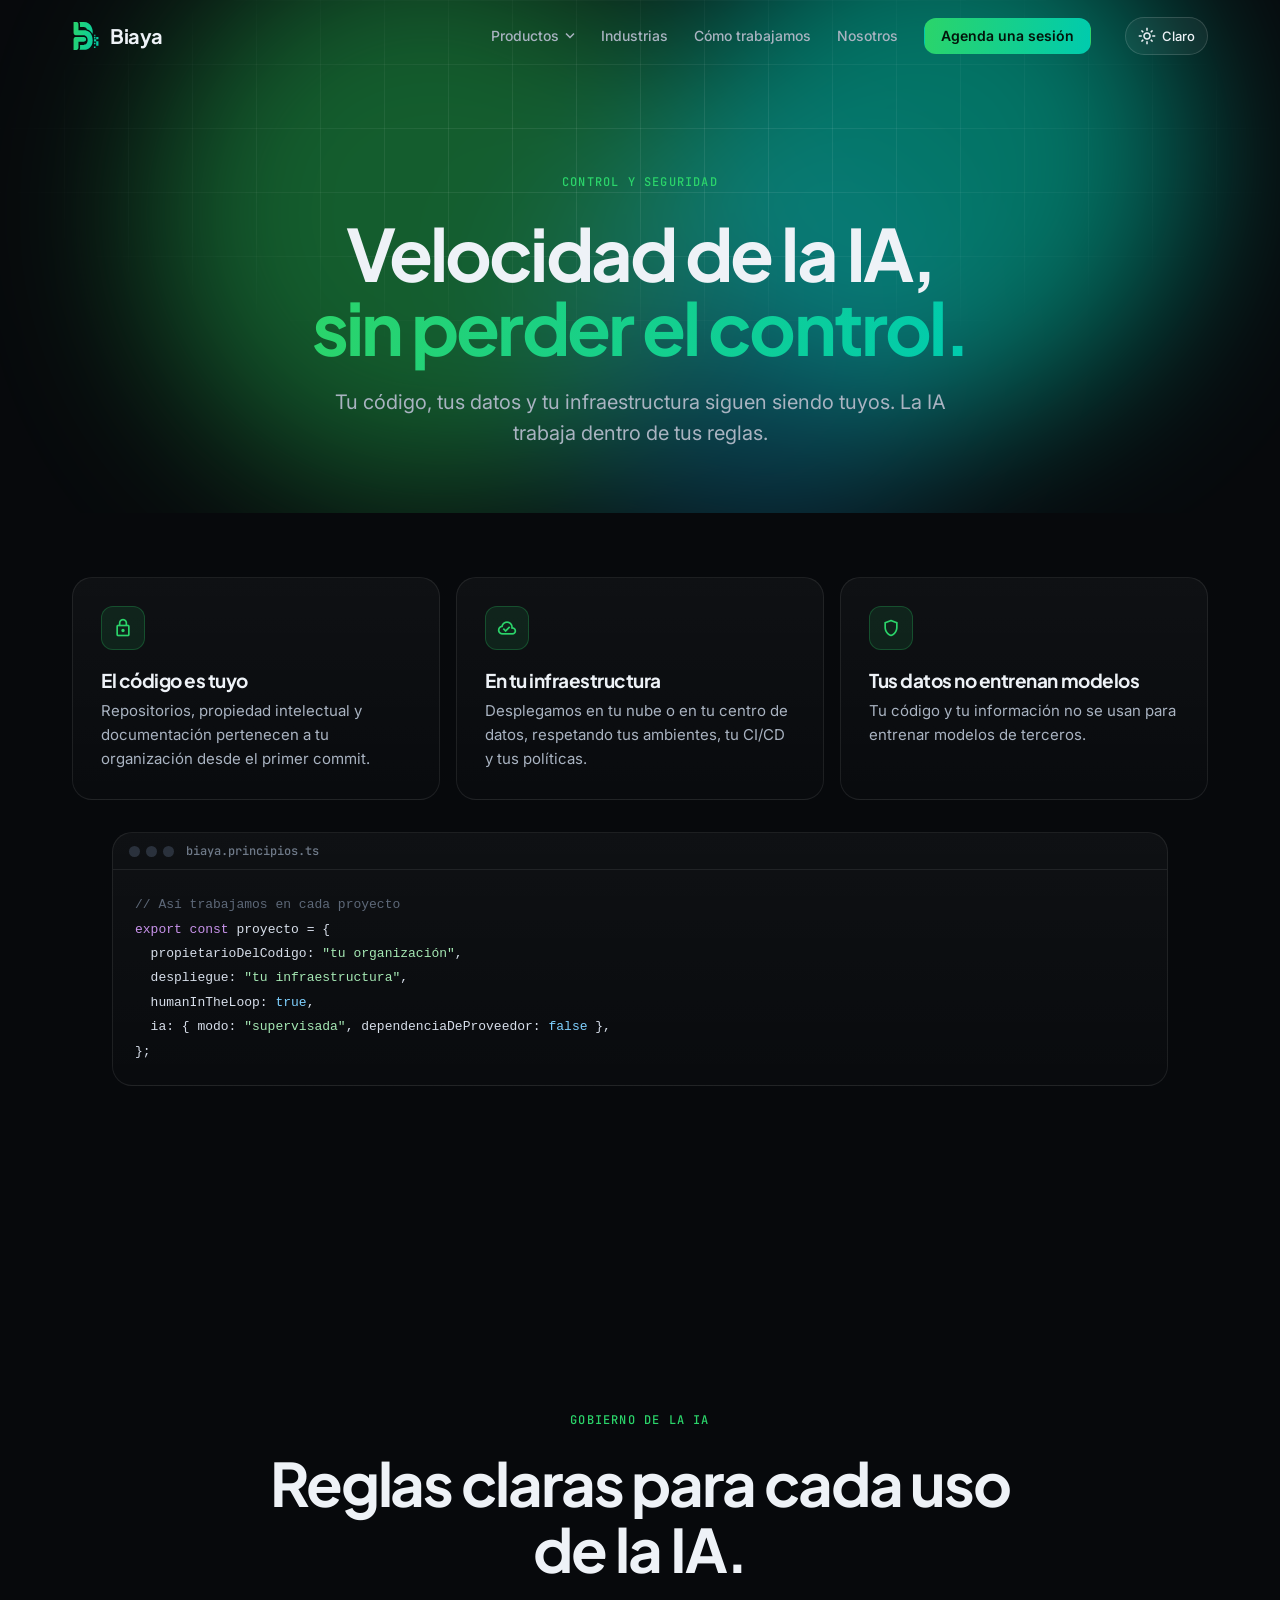
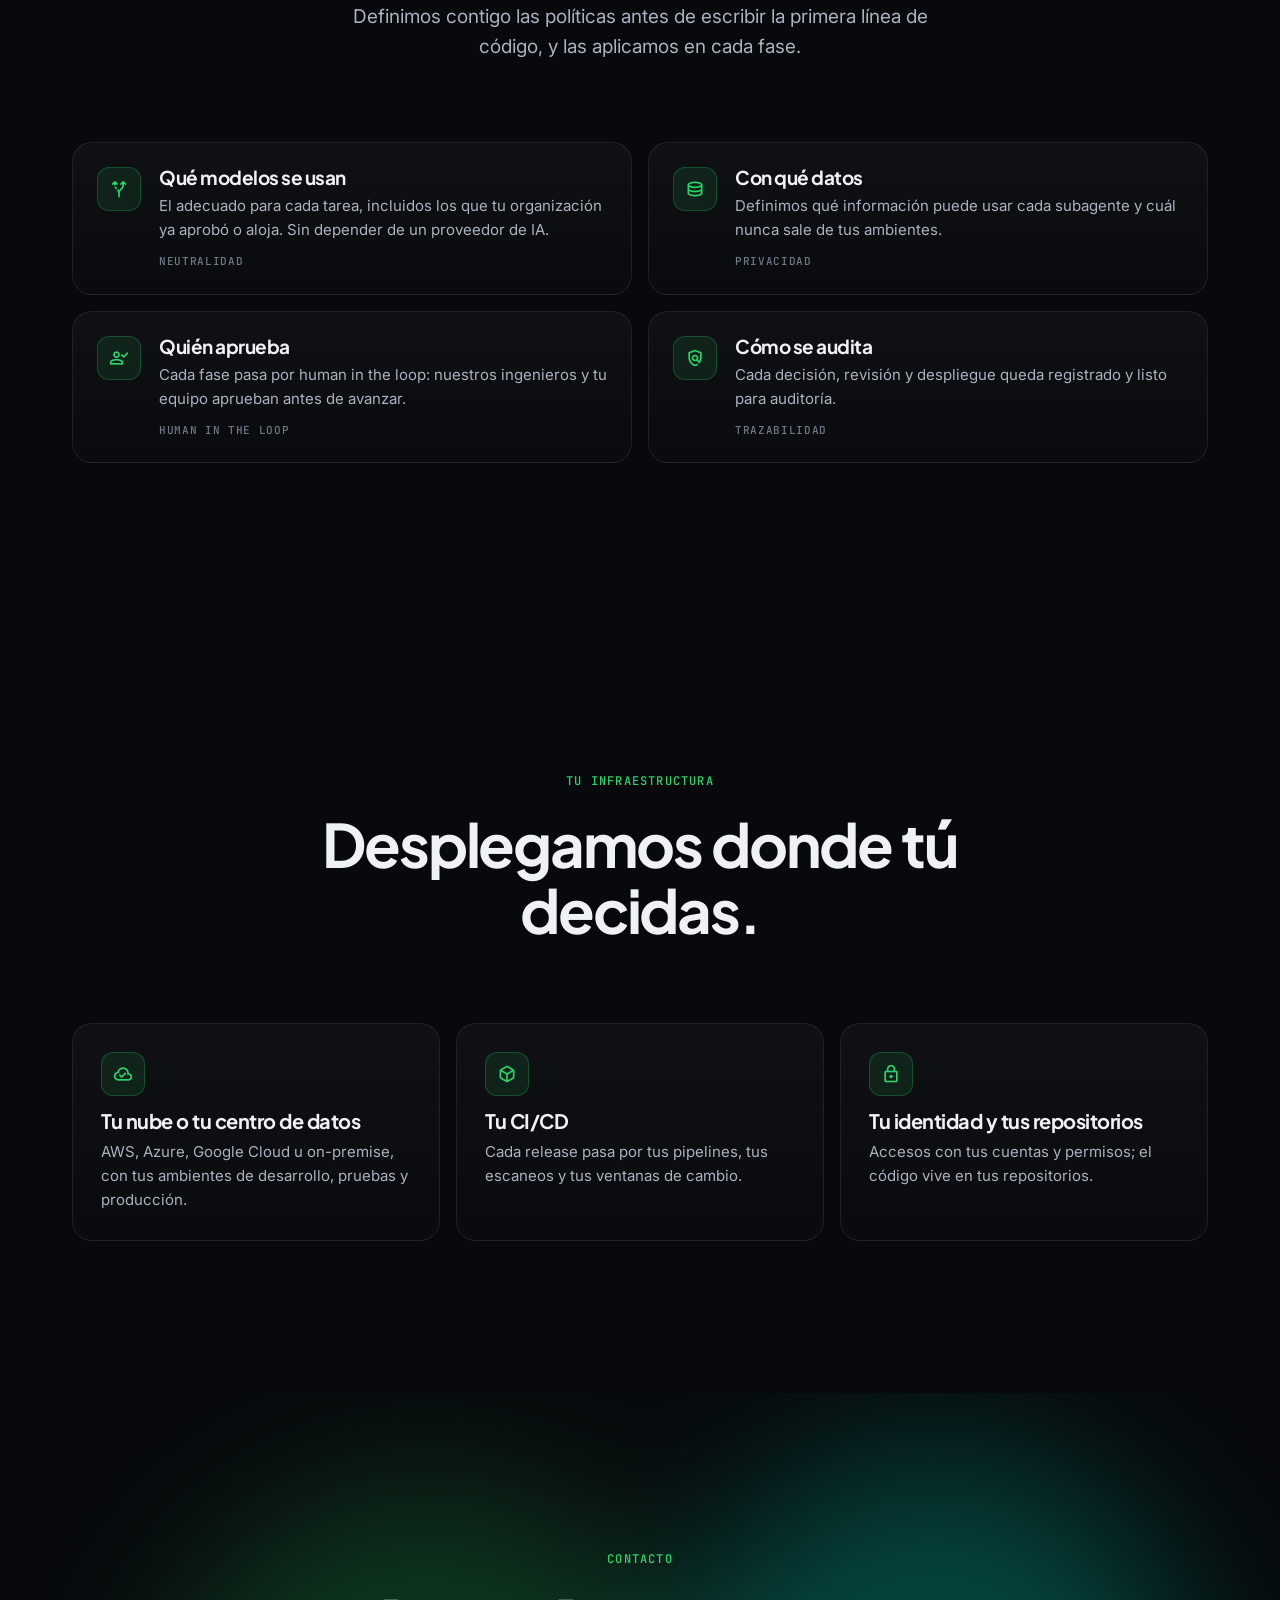
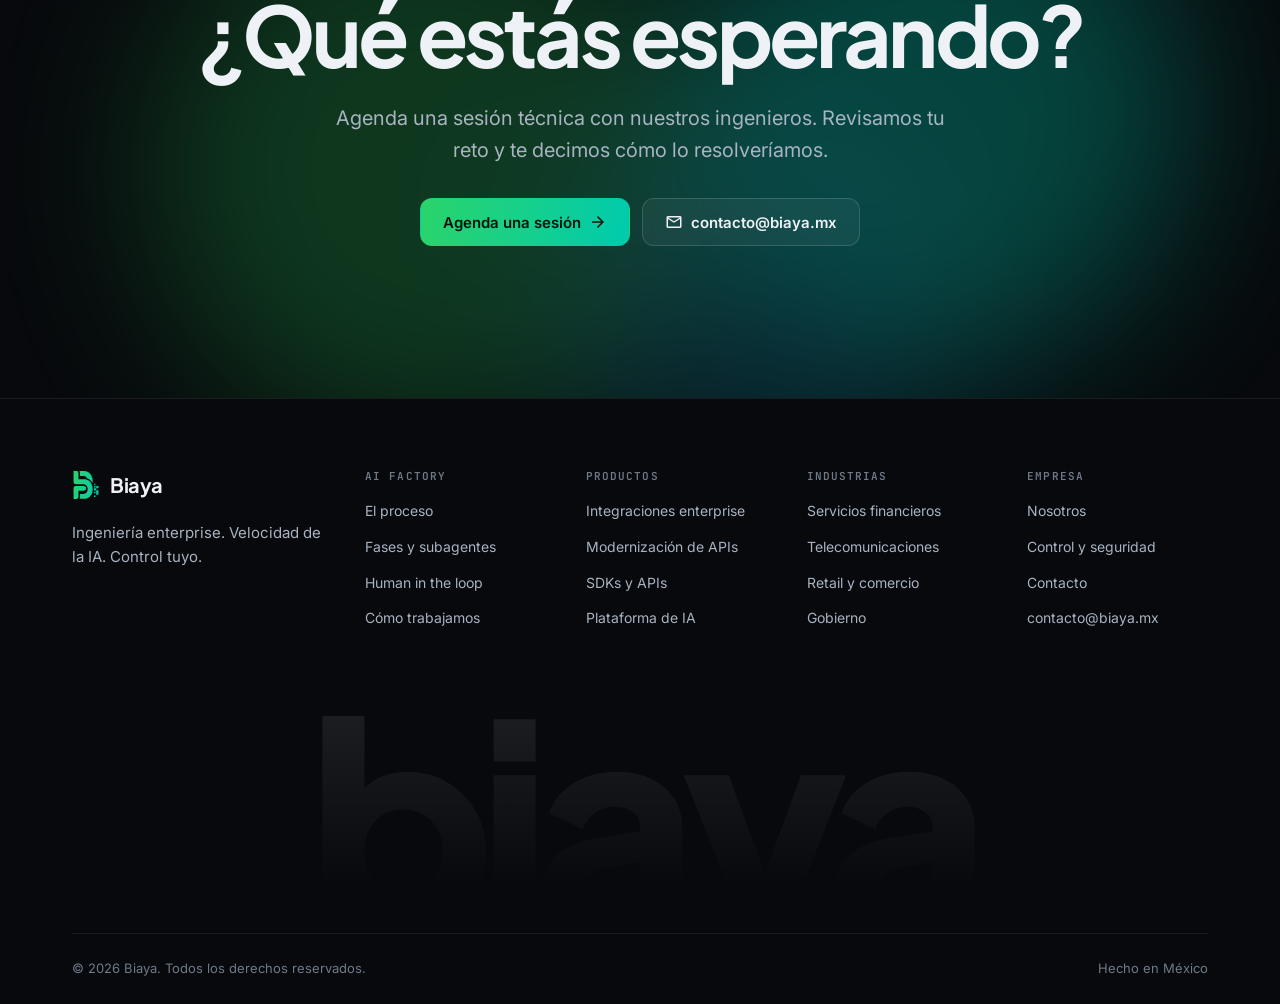
<file: seguridad/index.html>
<!DOCTYPE html>
<html lang="es" class="no-js">
<head>
  <meta charset="utf-8">
  <meta name="viewport" content="width=device-width, initial-scale=1">
  <title>Biaya | Control y seguridad en el desarrollo con IA</title>
  <meta name="description" content="Tu código, tus datos y tu infraestructura siguen siendo tuyos: gobierno de IA, trazabilidad, despliegue en tu nube y datos que no entrenan modelos.">
  <meta name="author" content="Biaya">
  <meta name="robots" content="index, follow, max-image-preview:large, max-snippet:-1, max-video-preview:-1">
  <link rel="canonical" href="https://biaya.mx/seguridad/">
  <link rel="alternate" hreflang="es-MX" href="https://biaya.mx/seguridad/">
  <link rel="alternate" hreflang="x-default" href="https://biaya.mx/seguridad/">
  <link rel="sitemap" type="application/xml" href="/sitemap.xml">

  <!-- Open Graph (LinkedIn, WhatsApp, Facebook, Slack) -->
  <meta property="og:type" content="website">
  <meta property="og:site_name" content="Biaya">
  <meta property="og:locale" content="es_MX">
  <meta property="og:url" content="https://biaya.mx/seguridad/">
  <meta property="og:title" content="Biaya | Control y seguridad en el desarrollo con IA">
  <meta property="og:description" content="Velocidad de la IA, sin perder el control de tu código, tus datos y tu infraestructura.">
  <meta property="og:image" content="https://biaya.mx/images/og-image.png">
  <meta property="og:image:secure_url" content="https://biaya.mx/images/og-image.png">
  <meta property="og:image:type" content="image/png">
  <meta property="og:image:width" content="1200">
  <meta property="og:image:height" content="630">
  <meta property="og:image:alt" content="Biaya: ingeniería enterprise, velocidad de la IA, control tuyo.">

  <!-- X / Twitter -->
  <meta name="twitter:card" content="summary_large_image">
  <meta name="twitter:title" content="Biaya | Control y seguridad en el desarrollo con IA">
  <meta name="twitter:description" content="Velocidad de la IA, sin perder el control de tu código, tus datos y tu infraestructura.">
  <meta name="twitter:image" content="https://biaya.mx/images/og-image.png">
  <meta name="twitter:image:alt" content="Biaya: ingeniería enterprise, velocidad de la IA, control tuyo.">

  <link rel="icon" href="/favicon.ico" sizes="any">
  <link rel="icon" type="image/png" sizes="32x32" href="/favicon-32x32.png">
  <link rel="icon" type="image/png" sizes="16x16" href="/favicon-16x16.png">
  <link rel="apple-touch-icon" sizes="180x180" href="/apple-touch-icon.png">
  <link rel="mask-icon" href="/safari-pinned-tab.svg" color="#00cbae">
  <link rel="manifest" href="/site.webmanifest">
  <meta name="msapplication-config" content="/browserconfig.xml">
  <meta name="msapplication-TileColor" content="#07090c">
  <meta name="application-name" content="Biaya">
  <meta name="apple-mobile-web-app-title" content="Biaya">
  <meta name="theme-color" content="#07090c">

  <!-- Datos estructurados (Schema.org). Solo hechos verificados: ver .claude/skills/biaya-seo -->
  <script type="application/ld+json">
  {
    "@context": "https://schema.org",
    "@graph": [
      {
        "@type": "WebPage",
        "@id": "https://biaya.mx/seguridad/#webpage",
        "url": "https://biaya.mx/seguridad/",
        "name": "Biaya | Control y seguridad en el desarrollo con IA",
        "description": "Tu código, tus datos y tu infraestructura siguen siendo tuyos: gobierno de IA, trazabilidad, despliegue en tu nube y datos que no entrenan modelos.",
        "inLanguage": "es-MX",
        "isPartOf": {
          "@id": "https://biaya.mx/#website"
        },
        "about": {
          "@id": "https://biaya.mx/#organization"
        },
        "breadcrumb": {
          "@id": "https://biaya.mx/seguridad/#breadcrumb"
        }
      },
      {
        "@type": "BreadcrumbList",
        "@id": "https://biaya.mx/seguridad/#breadcrumb",
        "itemListElement": [
          {
            "@type": "ListItem",
            "position": 1,
            "name": "Inicio",
            "item": "https://biaya.mx/"
          },
          {
            "@type": "ListItem",
            "position": 2,
            "name": "Control y seguridad",
            "item": "https://biaya.mx/seguridad/"
          }
        ]
      }
    ]
  }
  </script>

  <link rel="preconnect" href="https://fonts.googleapis.com">
  <link rel="preconnect" href="https://fonts.gstatic.com" crossorigin>
  <link href="https://fonts.googleapis.com/css2?family=Inter:wght@400;500;600;700&family=JetBrains+Mono:wght@400;500;600&family=Plus+Jakarta+Sans:wght@600;700;800&display=swap" rel="stylesheet">
  <link href="https://fonts.googleapis.com/css2?family=Material+Symbols+Outlined:opsz,wght,FILL,GRAD@20..48,400,0..1,0&icon_names=account_balance,account_tree,add,alt_route,api,architecture,arrow_forward,arrow_upward,auto_awesome,bolt,bug_report,cell_tower,check,check_circle,close,cloud,cloud_done,cloud_upload,code,construction,credit_card,dark_mode,data_object,database,deployed_code,description,dns,error,expand_more,fact_check,folder,groups,hub,insights,inventory_2,light_mode,lightbulb,lock,mail,menu,menu_book,monitor_heart,monitoring,pause,person_check,play_arrow,policy,precision_manufacturing,progress_activity,qr_code_2,radio_button_unchecked,rocket_launch,schedule,school,science,security,shield,shopping_bag,smart_toy,stream,supervised_user_circle,swap_horiz,sync_alt,task_alt,terminal,travel_explore,verified,verified_user&display=block" rel="stylesheet">
  <link rel="stylesheet" href="../css/biaya.css">
  <script>
    document.documentElement.className = "js";
    // Si js/biaya.js no carga, vuelve a mostrar el contenido animado (buscadores y redes lentas).
    setTimeout(function () { if (!window.biayaReady) document.documentElement.classList.remove("js"); }, 4000);
    try { var t = localStorage.getItem("biaya-theme"); if (t === "light") document.documentElement.dataset.theme = "light"; } catch (e) {}
  </script>
</head>

<body>

<!-- ===================== NAVEGACIÓN ===================== -->
<header class="nav" id="top">
  <div class="wrap nav-inner">
    <a class="brand" href="../" aria-label="Biaya, ir al inicio">
      <span class="brand-mark" aria-hidden="true"></span><span>Biaya</span>
    </a>
    <button class="nav-toggle" type="button" aria-label="Abrir menú" aria-expanded="false" aria-controls="nav-links">
      <span class="ms" aria-hidden="true">menu</span>
    </button>
    <nav class="nav-links" id="nav-links" aria-label="Principal">
      <div class="nav-dd">
        <button class="nav-dd-btn" type="button" aria-expanded="false" aria-controls="nav-productos">Productos<span class="ms" aria-hidden="true">expand_more</span></button>
        <div class="nav-dd-panel" id="nav-productos">
          <a href="../ai-factory/"><span class="ms" aria-hidden="true">precision_manufacturing</span><span><b>AI Factory</b><small>De la idea a producción con subagentes y aprobación humana</small></span></a>
          <a href="../productos/#integraciones"><span class="ms" aria-hidden="true">hub</span><span><b>Integraciones enterprise</b><small>Core, ERP, CRM y nubes, con pruebas automatizadas</small></span></a>
          <a href="../productos/#sdks"><span class="ms" aria-hidden="true">code</span><span><b>SDKs y APIs</b><small>Librerías, documentación y modernización de APIs</small></span></a>
          <a href="../productos/#adopcion"><span class="ms" aria-hidden="true">dns</span><span><b>Plataforma de IA en tu organización</b><small>Procesos, gobierno y capacitación en tu infraestructura</small></span></a>
          <a class="nav-dd-all" href="../productos/">Ver todos los productos<span class="ms" aria-hidden="true">arrow_forward</span></a>
        </div>
      </div>
      <a href="../industrias/">Industrias</a>
      <a href="../como-trabajamos/">Cómo trabajamos</a>
      <a href="../nosotros/">Nosotros</a>
      <a href="../contacto/" class="btn btn-green btn-sm">Agenda una sesión</a>
    </nav>
    <button class="theme-toggle" id="theme-toggle" type="button" aria-label="Cambiar a tema claro">
      <span class="ms" aria-hidden="true">light_mode</span><span>Claro</span>
    </button>
  </div>
</header>

<main>

<section class="page-hero">
  <div class="aurora" aria-hidden="true"><i></i><i></i><i></i></div>
  <div class="hero-grid" aria-hidden="true"></div>
  <div class="wrap">
    <span class="eyebrow reveal">Control y seguridad</span>
    <h1 class="split">Velocidad de la IA, <span class="grad-text">sin perder el control.</span></h1>
    <p class="lead reveal" style="--d:300ms">Tu código, tus datos y tu infraestructura siguen siendo tuyos. La IA trabaja dentro de tus reglas.</p>
  </div>
</section>

<!-- ===================== CONTROL ===================== -->
<section class="section" id="control">
  <div class="wrap">
    <div class="control-grid">
      <article class="card spot ctrl reveal"><span class="ic"><span class="ms" aria-hidden="true">lock</span></span><h3>El código es tuyo</h3><p>Repositorios, propiedad intelectual y documentación pertenecen a tu organización desde el primer commit.</p></article>
      <article class="card spot ctrl reveal" style="--d:80ms"><span class="ic"><span class="ms" aria-hidden="true">cloud_done</span></span><h3>En tu infraestructura</h3><p>Desplegamos en tu nube o en tu centro de datos, respetando tus ambientes, tu CI/CD y tus políticas.</p></article>
      <article class="card spot ctrl reveal" style="--d:160ms"><span class="ic"><span class="ms" aria-hidden="true">shield</span></span><h3>Tus datos no entrenan modelos</h3><p>Tu código y tu información no se usan para entrenar modelos de terceros.</p></article>
      <figure class="card code-card reveal" aria-label="Principios de trabajo de Biaya expresados como configuración">
        <div class="code-card-head"><span class="win-dots" aria-hidden="true"><i></i><i></i><i></i></span>biaya.principios.ts</div>
<pre><code><span class="c">// Así trabajamos en cada proyecto</span>
<span class="k">export const</span> proyecto = {
  propietarioDelCodigo: <span class="s">"tu organización"</span>,
  despliegue: <span class="s">"tu infraestructura"</span>,
  humanInTheLoop: <span class="b">true</span>,
  ia: { modo: <span class="s">"supervisada"</span>, dependenciaDeProveedor: <span class="b">false</span> },
};</code></pre>
      </figure>
    </div>
  </div>
</section>

<!-- ===================== GOBIERNO DE IA ===================== -->
<section class="section" id="gobierno-ia">
  <div class="wrap">
    <div class="section-head">
      <span class="eyebrow">Gobierno de la IA</span>
      <h2 class="split">Reglas claras para cada uso de la IA.</h2>
      <p class="reveal">Definimos contigo las políticas antes de escribir la primera línea de código, y las aplicamos en cada fase.</p>
    </div>

    <div class="adopt">
      <article class="card spot layer reveal"><span class="ic-box"><span class="ms" aria-hidden="true">alt_route</span></span><div><h3>Qué modelos se usan</h3><p>El adecuado para cada tarea, incluidos los que tu organización ya aprobó o aloja. Sin depender de un proveedor de IA.</p><span class="tagline">Neutralidad</span></div></article>
      <article class="card spot layer reveal" style="--d:80ms"><span class="ic-box"><span class="ms" aria-hidden="true">database</span></span><div><h3>Con qué datos</h3><p>Definimos qué información puede usar cada subagente y cuál nunca sale de tus ambientes.</p><span class="tagline">Privacidad</span></div></article>
      <article class="card spot layer reveal"><span class="ic-box"><span class="ms" aria-hidden="true">person_check</span></span><div><h3>Quién aprueba</h3><p>Cada fase pasa por human in the loop: nuestros ingenieros y tu equipo aprueban antes de avanzar.</p><span class="tagline">Human in the loop</span></div></article>
      <article class="card spot layer reveal" style="--d:80ms"><span class="ic-box"><span class="ms" aria-hidden="true">policy</span></span><div><h3>Cómo se audita</h3><p>Cada decisión, revisión y despliegue queda registrado y listo para auditoría.</p><span class="tagline">Trazabilidad</span></div></article>
    </div>
  </div>
</section>

<!-- ===================== INFRAESTRUCTURA ===================== -->
<section class="section" id="infraestructura">
  <div class="wrap">
    <div class="section-head">
      <span class="eyebrow">Tu infraestructura</span>
      <h2 class="split">Desplegamos donde tú decidas.</h2>
    </div>

    <div class="steps">
      <article class="card step reveal"><span class="ic-box"><span class="ms" aria-hidden="true">cloud_done</span></span><h3>Tu nube o tu centro de datos</h3><p>AWS, Azure, Google Cloud u on-premise, con tus ambientes de desarrollo, pruebas y producción.</p></article>
      <article class="card step reveal" style="--d:80ms"><span class="ic-box"><span class="ms" aria-hidden="true">deployed_code</span></span><h3>Tu CI/CD</h3><p>Cada release pasa por tus pipelines, tus escaneos y tus ventanas de cambio.</p></article>
      <article class="card step reveal" style="--d:160ms"><span class="ic-box"><span class="ms" aria-hidden="true">lock</span></span><h3>Tu identidad y tus repositorios</h3><p>Accesos con tus cuentas y permisos; el código vive en tus repositorios.</p></article>
    </div>
  </div>
</section>

<!-- ===================== CTA ===================== -->
<section class="section final">
  <div class="aurora" aria-hidden="true"><i></i><i></i><i></i></div>
  <div class="wrap">
    <span class="eyebrow">Contacto</span>
    <h2 class="split" style="margin-top:18px">¿Qué estás esperando?</h2>
    <p class="reveal">Agenda una sesión técnica con nuestros ingenieros. Revisamos tu reto y te decimos cómo lo resolveríamos.</p>
    <div class="cta-actions reveal">
      <a class="btn btn-green" href="../contacto/">Agenda una sesión <span class="ms" aria-hidden="true">arrow_forward</span></a>
      <a class="btn btn-ghost" href="mailto:contacto@biaya.mx"><span class="ms" aria-hidden="true">mail</span>contacto@biaya.mx</a>
    </div>
  </div>
</section>

</main>

<!-- ===================== FOOTER ===================== -->
<footer class="footer">
  <div class="wrap">
    <div class="footer-grid">
      <div class="footer-brand">
        <a class="brand" href="../"><span class="brand-mark" aria-hidden="true"></span><span>Biaya</span></a>
        <p>Ingeniería enterprise. Velocidad de la IA. Control tuyo.</p>
      </div>
      <div class="footer-col">
        <h4>AI Factory</h4>
        <ul>
          <li><a href="../ai-factory/">El proceso</a></li>
          <li><a href="../ai-factory/#fases">Fases y subagentes</a></li>
          <li><a href="../ai-factory/#orquestacion">Human in the loop</a></li>
          <li><a href="../como-trabajamos/">Cómo trabajamos</a></li>
        </ul>
      </div>
      <div class="footer-col">
        <h4>Productos</h4>
        <ul>
          <li><a href="../productos/#integraciones">Integraciones enterprise</a></li>
          <li><a href="../productos/#modernizacion">Modernización de APIs</a></li>
          <li><a href="../productos/#sdks">SDKs y APIs</a></li>
          <li><a href="../productos/#adopcion">Plataforma de IA</a></li>
        </ul>
      </div>
      <div class="footer-col">
        <h4>Industrias</h4>
        <ul>
          <li><a href="../industrias/#financieros">Servicios financieros</a></li>
          <li><a href="../industrias/#telecom">Telecomunicaciones</a></li>
          <li><a href="../industrias/#retail">Retail y comercio</a></li>
          <li><a href="../industrias/#gobierno">Gobierno</a></li>
        </ul>
      </div>
      <div class="footer-col">
        <h4>Empresa</h4>
        <ul>
          <li><a href="../nosotros/">Nosotros</a></li>
          <li><a href="../seguridad/">Control y seguridad</a></li>
          <li><a href="../contacto/">Contacto</a></li>
          <li><a href="mailto:contacto@biaya.mx">contacto@biaya.mx</a></li>
        </ul>
      </div>
    </div>
    <div class="footer-word" aria-hidden="true">biaya</div>
    <div class="footer-bottom">
      <p>&copy; <span id="year">2026</span> Biaya. Todos los derechos reservados.</p>
      <p>Hecho en México</p>
    </div>
  </div>
</footer>

<script src="../js/biaya.js" defer></script>
</body>
</html>
</file>
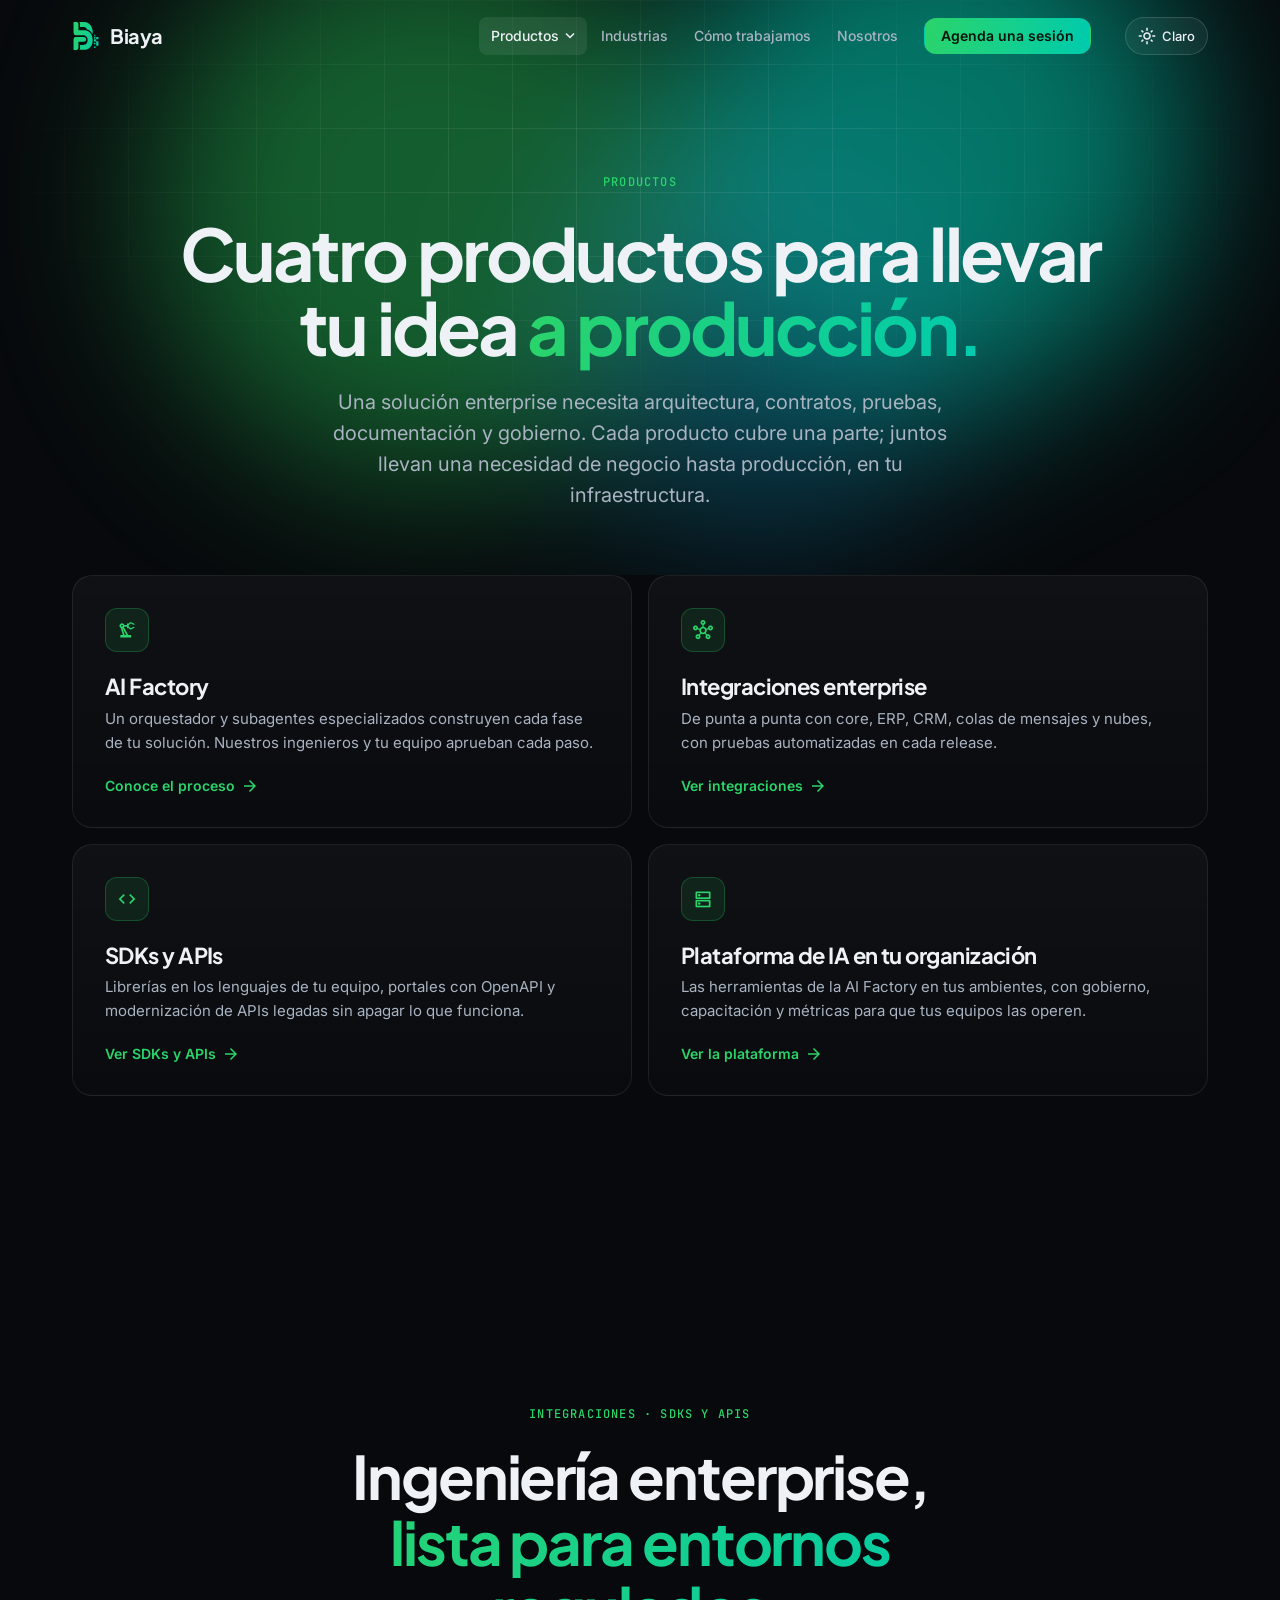
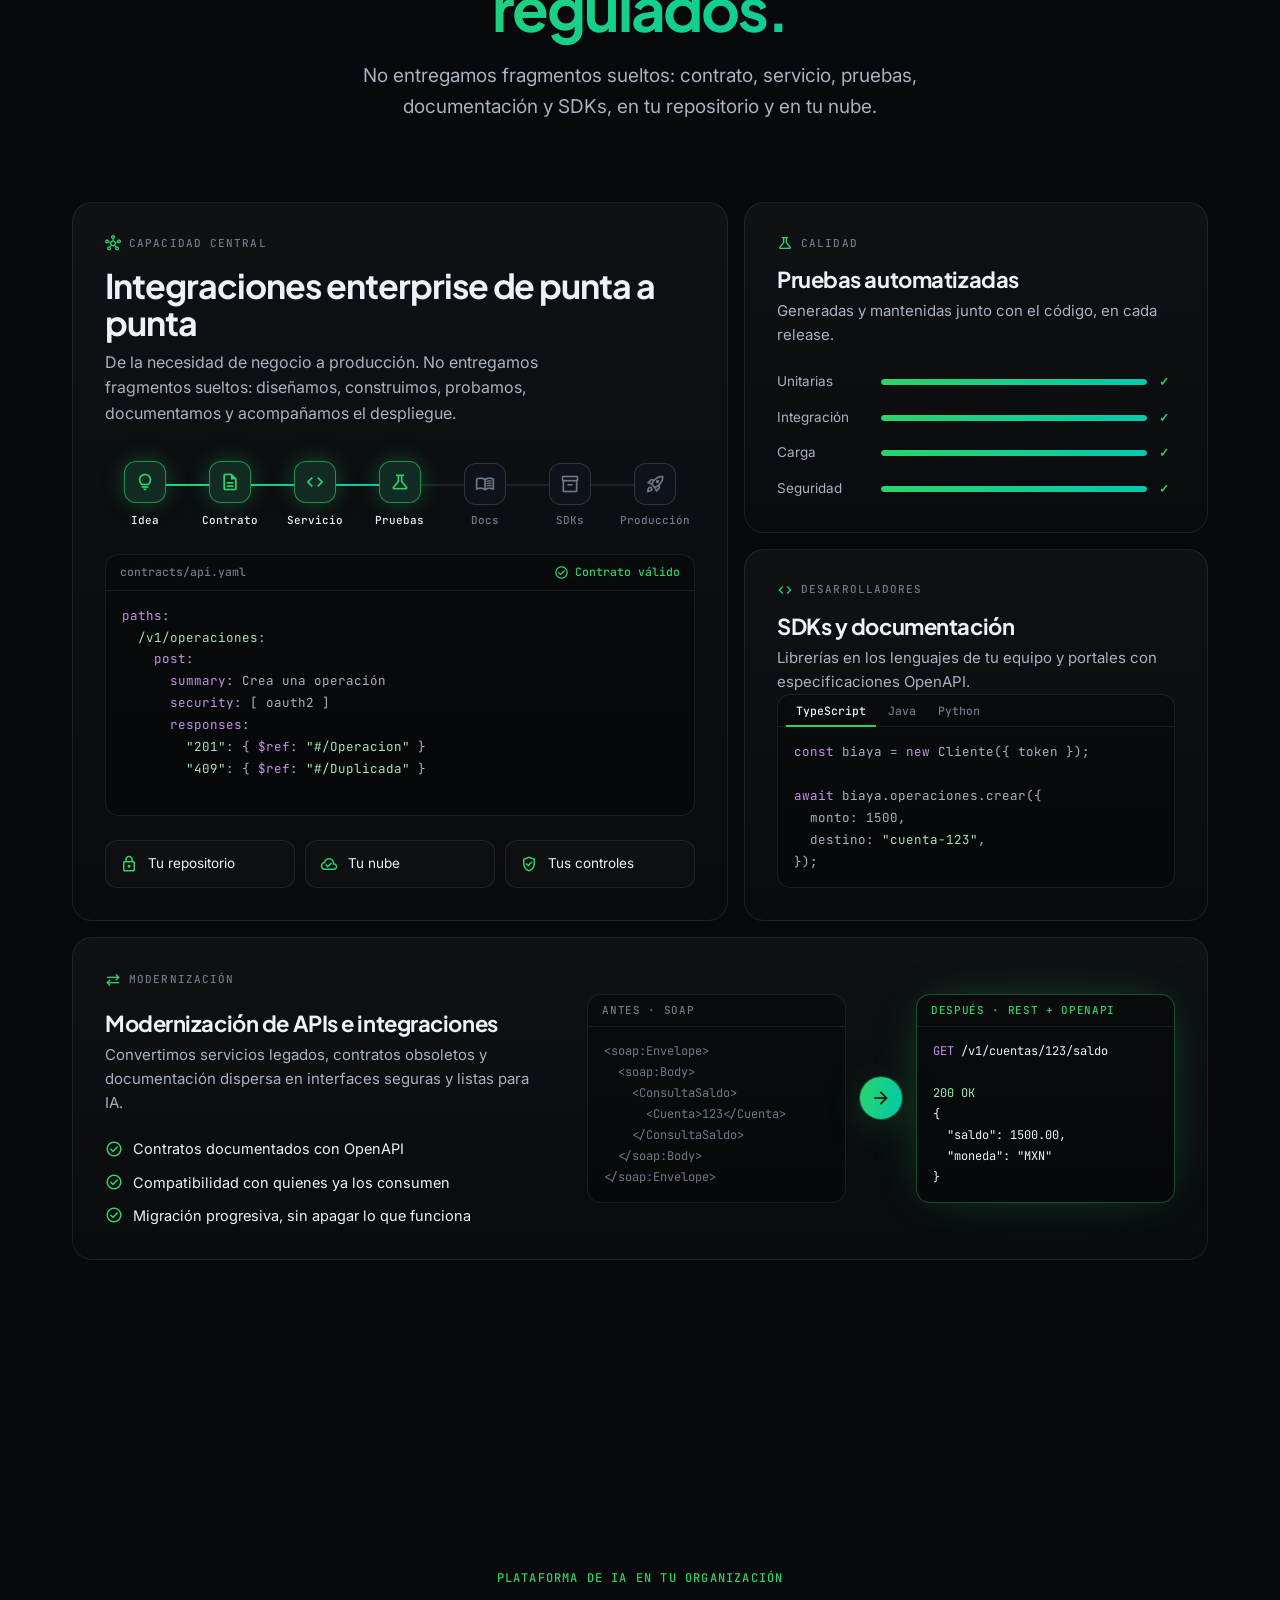
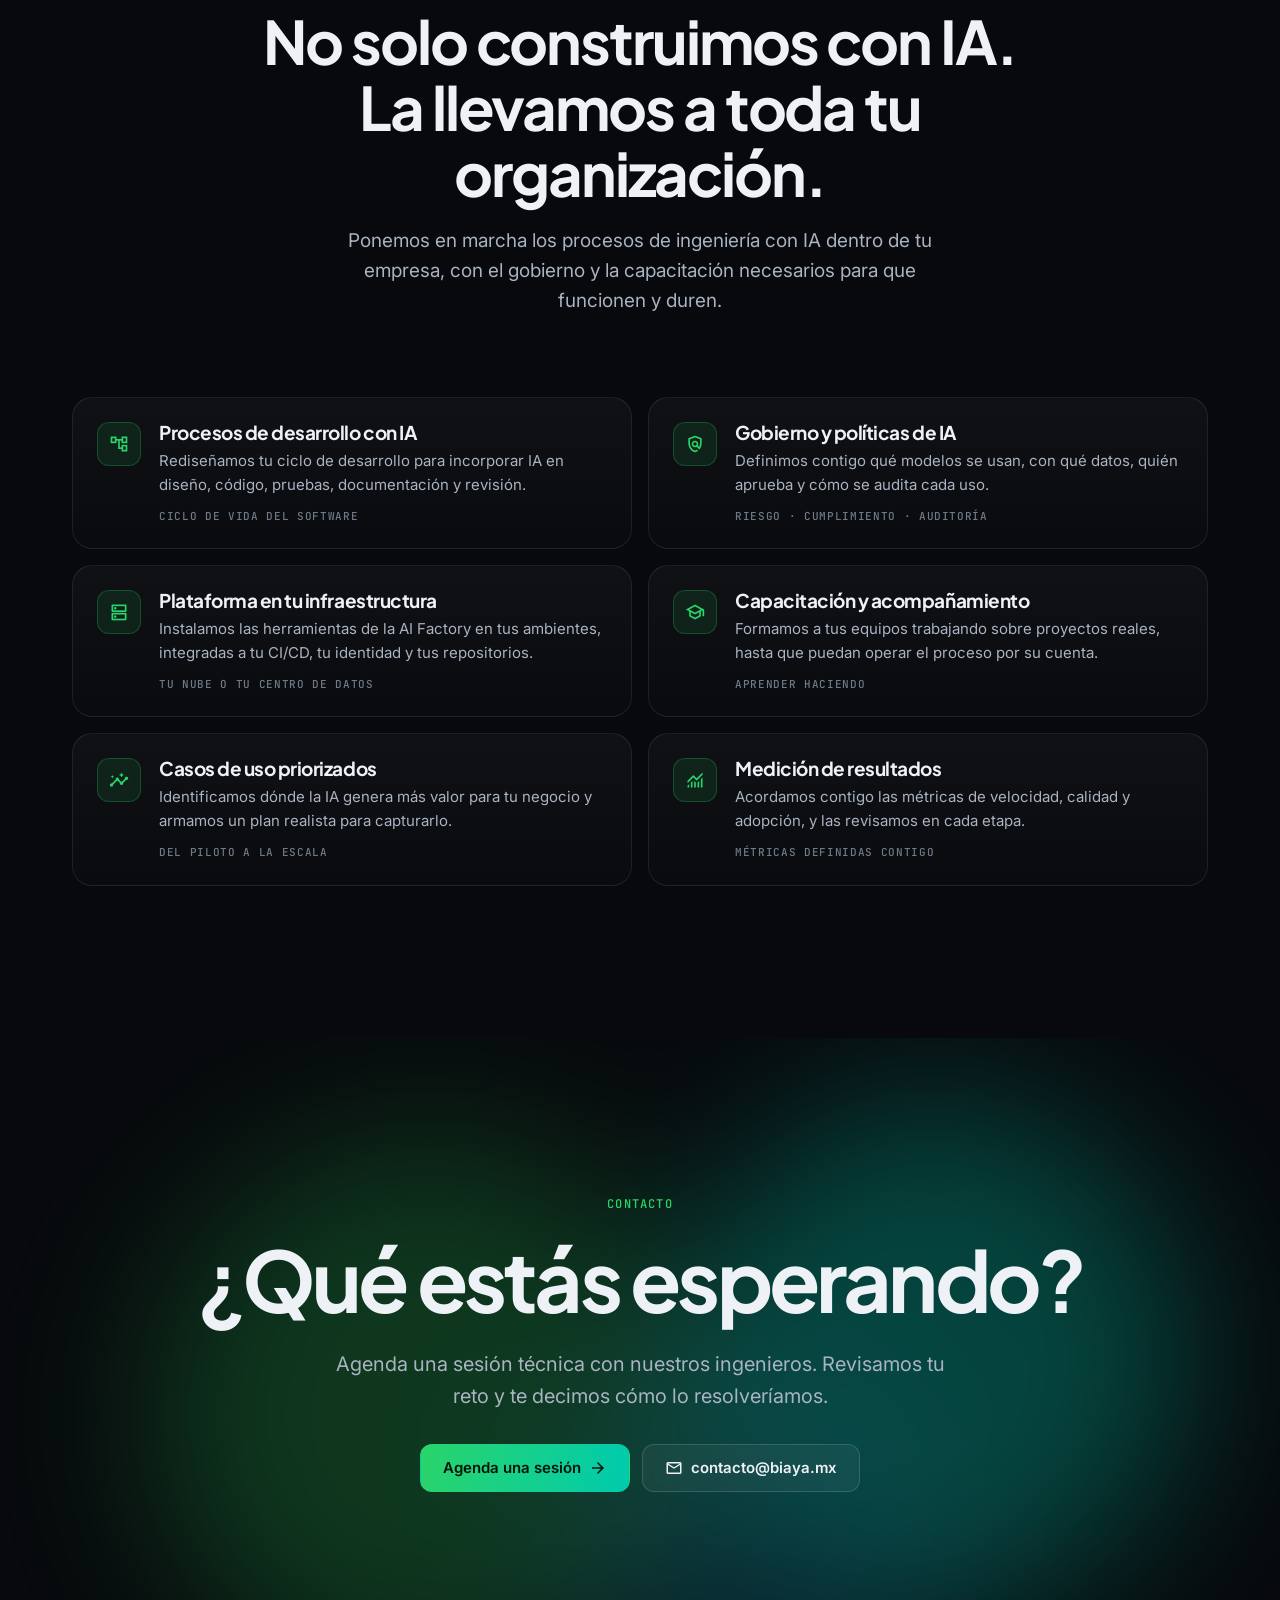
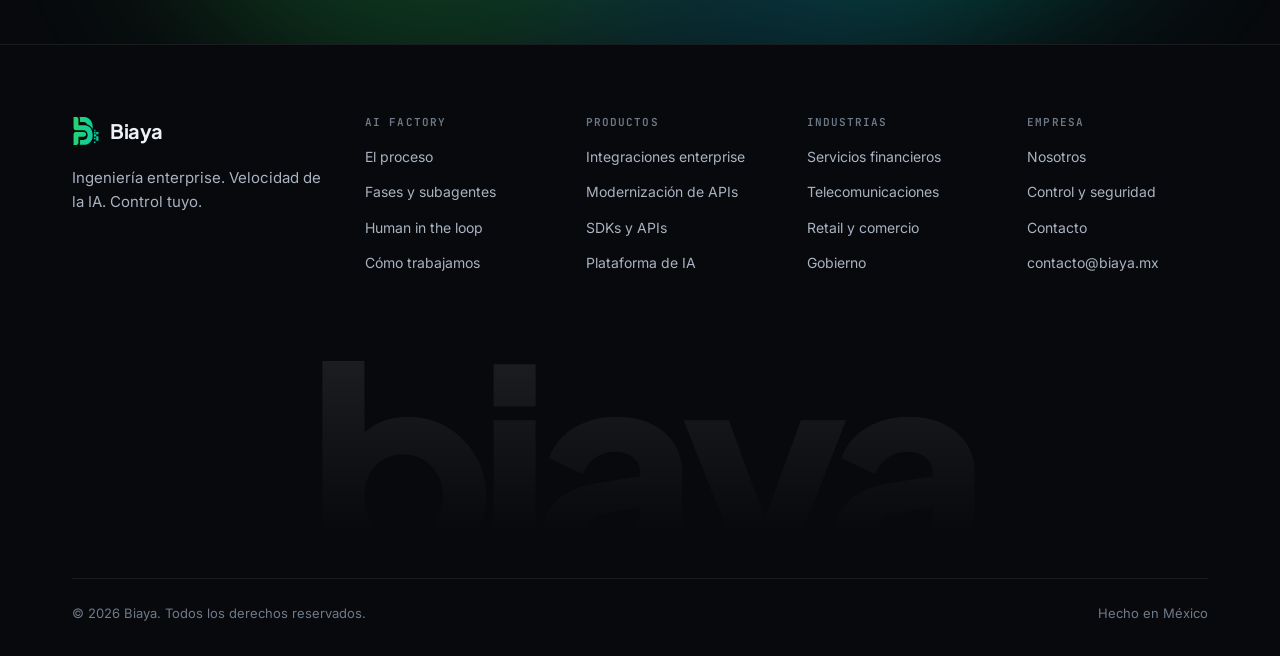
<file: servicios/index.html>
<!DOCTYPE html>
<html lang="es">
<head>
  <meta charset="utf-8">
  <meta name="viewport" content="width=device-width, initial-scale=1">
  <title>Biaya | Productos</title>
  <!-- Servicios ahora es Productos. Esta página solo redirige para no romper enlaces anteriores. -->
  <meta name="robots" content="noindex, follow">
  <link rel="canonical" href="https://biaya.mx/productos/">
  <meta http-equiv="refresh" content="0; url=../productos/">
  <script>location.replace('../productos/' + location.hash);</script>
  <style>body { margin: 0; padding: 48px 24px; background: #07090c; color: #a9b3c1; font: 16px/1.6 system-ui, sans-serif; } a { color: #2bd46a; }</style>
</head>
<body>
  <p>Esta página ahora se llama <a href="../productos/">Productos</a>.</p>
</body>
</html>
</file>
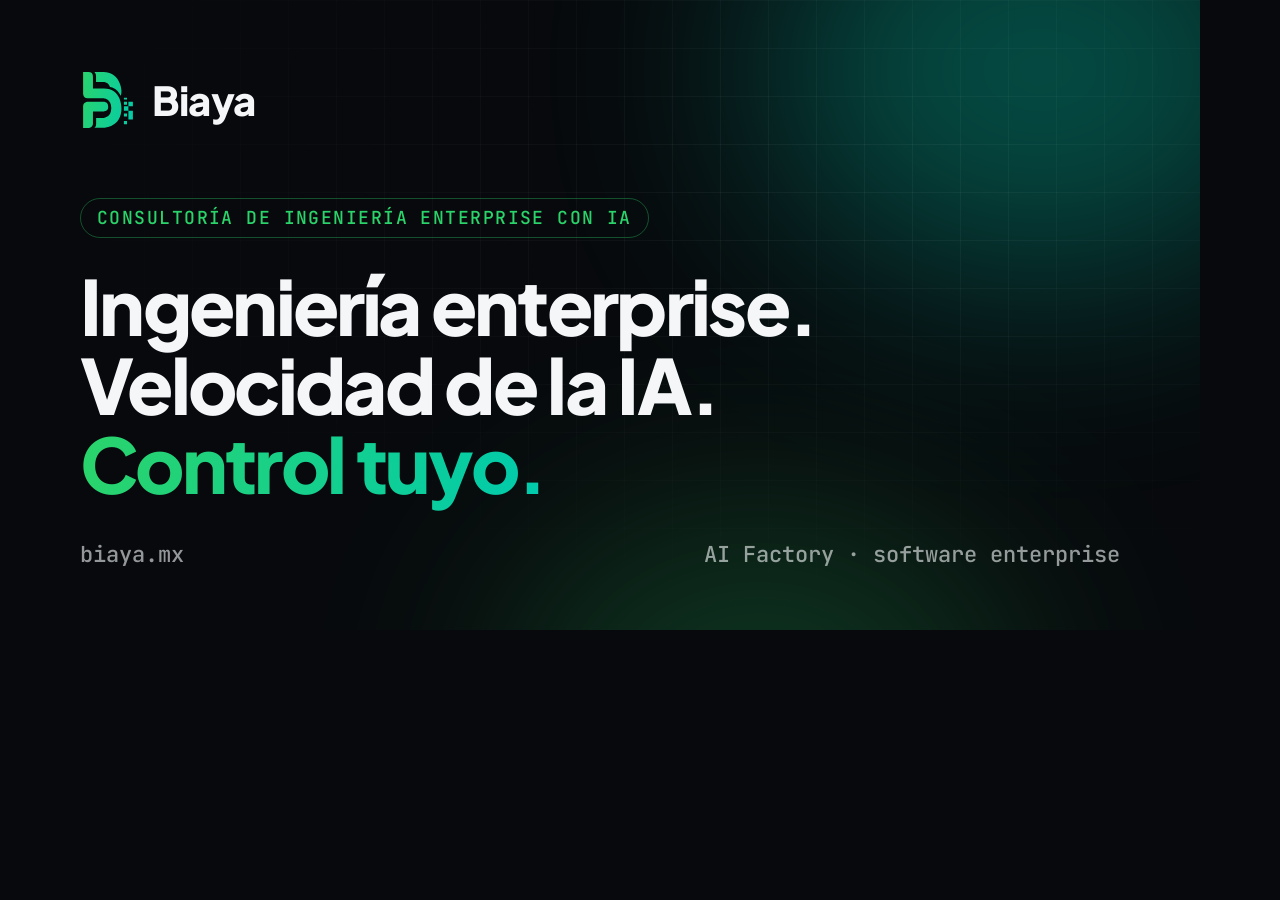
<file: .claude/skills/biaya-seo/og-image.html>
<!doctype html>
<!-- Plantilla de la imagen para redes (1200x630). Regenerar con el comando de SKILL.md -->
<html lang="es"><head><meta charset="utf-8">
<link href="https://fonts.googleapis.com/css2?family=Inter:wght@500&family=JetBrains+Mono:wght@500&family=Plus+Jakarta+Sans:wght@800&display=block" rel="stylesheet">
<style>
  html,body{margin:0;width:1200px;height:630px;overflow:hidden;background:#07090c;}
  .c{position:relative;width:1200px;height:630px;box-sizing:border-box;padding:72px 80px;color:#f4f6f8;font-family:Inter,sans-serif;overflow:hidden}
  .glow{position:absolute;border-radius:50%;filter:blur(110px);opacity:.35}
  .g1{width:560px;height:420px;right:-120px;top:-140px;background:#00cbae}
  .g2{width:520px;height:380px;right:180px;bottom:-260px;background:#2bd46a;opacity:.22}
  .grid{position:absolute;inset:0;background-image:linear-gradient(rgba(255,255,255,.045) 1px,transparent 1px),linear-gradient(90deg,rgba(255,255,255,.045) 1px,transparent 1px);background-size:48px 48px;-webkit-mask-image:radial-gradient(ellipse at 70% 30%,#000 10%,transparent 70%)}
  .brand{position:relative;display:flex;align-items:center;gap:16px;font:800 40px/1 "Plus Jakarta Sans",sans-serif;letter-spacing:-.02em}
  .mark{width:56px;height:56px;background:linear-gradient(100deg,#2bd46a,#00cbae);-webkit-mask:url(../../../images/biaya-solid.svg) center/contain no-repeat}
  .pill{position:relative;display:inline-block;margin-top:70px;font:500 18px/1 "JetBrains Mono",monospace;letter-spacing:.08em;text-transform:uppercase;color:#2bd46a;border:1px solid rgba(43,212,106,.35);padding:10px 16px;border-radius:999px}
  h1{position:relative;margin:28px 0 0;font:800 76px/1.04 "Plus Jakarta Sans",sans-serif;letter-spacing:-.035em;max-width:980px}
  .grad{background:linear-gradient(100deg,#2bd46a,#00cbae);-webkit-background-clip:text;background-clip:text;color:transparent}
  .foot{position:absolute;left:80px;right:80px;bottom:64px;display:flex;justify-content:space-between;font:500 22px/1 "JetBrains Mono",monospace;color:rgba(244,246,248,.6)}
</style></head><body><div class="c">
  <div class="glow g1"></div><div class="glow g2"></div><div class="grid"></div>
  <div class="brand"><span class="mark"></span>Biaya</div>
  <span class="pill">Consultoría de ingeniería enterprise con IA</span>
  <h1>Ingeniería enterprise.<br>Velocidad de la IA.<br><span class="grad">Control tuyo.</span></h1>
  <div class="foot"><span>biaya.mx</span><span>AI Factory · software enterprise</span></div>
</div></body></html>
</file>
<file: css/biaya.css>
/* =========================================================
   Biaya — sistema visual v2 (tema oscuro, estilo producto)
   Reglas completas en .claude/skills/biaya-design y biaya-motion
   ========================================================= */

:root,
[data-theme="light"] :is(.studio, .factory, .e2e-band, .code-card, .spec, .sdk, .code-mini) {
  /* Superficies */
  --bg: #07090c;
  --bg-2: #0b0e13;
  --surface: #0f1319;
  --surface-2: #151a22;
  --surface-3: #1c222c;
  --line: rgba(255, 255, 255, 0.08);
  --line-2: rgba(255, 255, 255, 0.14);

  /* Texto */
  --text: #eef2f7;
  --text-2: #a9b3c1;
  --text-3: #6f7a89;

  /* Marca: verde Biaya → turquesa heredado del logo */
  --green: #2bd46a;
  --green-deep: #1fa34a;
  --teal: #00cbae;
  --grad: linear-gradient(100deg, #2bd46a 0%, #00cbae 100%);
  --glow: 0 0 0 1px rgba(43, 212, 106, .35), 0 8px 40px -8px rgba(43, 212, 106, .45);

  /* Código */
  --c-key: #c792ea;
  --c-str: #a5e8b4;
  --c-fn: #7fd1ff;
  --c-com: #5d6878;

  /* Capas translúcidas y sombras (cambian con el tema) */
  --tint: rgba(255, 255, 255, .02);
  --tint-2: rgba(255, 255, 255, .05);
  --tint-3: rgba(255, 255, 255, .08);
  --card-a: rgba(255, 255, 255, .035);
  --card-b: rgba(255, 255, 255, .01);
  --well: rgba(0, 0, 0, .28);
  --nav-bg: rgba(7, 9, 12, .72);
  --prompt-bg: rgba(13, 17, 23, .92);
  --on-text: #05070a;
  --btn-glow: 0 10px 30px -10px rgba(255, 255, 255, .35);
  --shadow-xl: 0 40px 120px -40px rgba(0, 0, 0, .8);
  --shadow-card: 0 20px 40px -20px #000;
  --word: rgba(255, 255, 255, .09);
  --grad-text: linear-gradient(100deg, #2bd46a 0%, #00cbae 100%);
  --err: #ff9b9b;
  color-scheme: dark;

  /* Tipografía */
  --f-head: "Plus Jakarta Sans", system-ui, -apple-system, "Segoe UI", sans-serif;
  --f-body: "Inter", system-ui, -apple-system, "Segoe UI", sans-serif;
  --f-mono: "JetBrains Mono", ui-monospace, SFMono-Regular, Menlo, monospace;

  /* Espacio, forma y movimiento */
  --wrap: 1200px;
  --gutter: clamp(16px, 4vw, 32px);
  --section: clamp(88px, 12vw, 152px);
  --r-sm: 8px;
  --r: 12px;
  --r-lg: 20px;
  --ease: cubic-bezier(.2, .7, .2, 1);
  --ease-spring: cubic-bezier(.34, 1.56, .64, 1);
}

/* ---------- Tema claro ---------- */
[data-theme="light"] {
  --bg: #f6f7f9;
  --bg-2: #ffffff;
  --surface: #ffffff;
  --surface-2: #f1f4f8;
  --surface-3: #e4e9f0;
  --line: rgba(13, 28, 46, .09);
  --line-2: rgba(13, 28, 46, .16);
  --text: #0d1c2e;
  --text-2: #475262;
  --text-3: #6b7584;
  --green: #12863c;
  --teal: #008f7a;
  --glow: 0 0 0 1px rgba(18, 134, 60, .25), 0 10px 30px -10px rgba(18, 134, 60, .45);
  --tint: rgba(13, 28, 46, .025);
  --tint-2: rgba(13, 28, 46, .045);
  --tint-3: rgba(13, 28, 46, .07);
  --card-a: #ffffff;
  --card-b: #ffffff;
  --well: #f4f6f9;
  --nav-bg: rgba(255, 255, 255, .82);
  --prompt-bg: rgba(255, 255, 255, .96);
  --on-text: #ffffff;
  --btn-glow: 0 10px 30px -10px rgba(13, 28, 46, .4);
  --shadow-xl: 0 40px 100px -40px rgba(13, 28, 46, .35);
  --shadow-card: 0 20px 40px -20px rgba(13, 28, 46, .22);
  --word: rgba(13, 28, 46, .08);
  --grad-text: linear-gradient(100deg, #12943f 0%, #009c85 100%);
  --err: #b42318;
  color-scheme: light;
}
[data-theme="light"] .card { box-shadow: 0 1px 2px rgba(13, 28, 46, .04), 0 8px 24px -12px rgba(13, 28, 46, .12); }
[data-theme="light"] .aurora { opacity: .22; }
[data-theme="light"] .aurora i { mix-blend-mode: normal; }
[data-theme="light"] .aurora i:nth-child(3) { background: #7fe0cf; }
[data-theme="light"] .final .aurora { opacity: .14; }
[data-theme="light"] .hero-grid { opacity: .8; }
[data-theme="light"] .spot::before { background: radial-gradient(420px circle at var(--mx, 50%) var(--my, 50%), rgba(18, 134, 60, .07), transparent 45%); }
[data-theme="light"] .studio-wrap::before { opacity: .25; }
[data-theme="light"] .pill b, [data-theme="light"] .btn-green, [data-theme="light"] .msg.ai .msg-av, [data-theme="light"] .who.ai { color: #03140a; }
[data-theme="light"] .contact-panel { color: var(--text-2); }
[data-theme="light"] :is(.studio, .factory, .e2e-band, .code-card, .spec, .sdk, .code-mini) { background: #0d1117; color: var(--text-2); border-color: #1f2630; }
[data-theme="light"] .code-mini.new { border-color: rgba(43, 212, 106, .45); }

/* ---------- Base ---------- */
*, *::before, *::after { box-sizing: border-box; }
html { scroll-behavior: smooth; scroll-padding-top: 84px; -webkit-text-size-adjust: 100%; background: var(--bg); }
body {
  margin: 0; overflow-x: hidden;
  font: 400 16px/1.6 var(--f-body);
  color: var(--text-2); background: var(--bg);
  -webkit-font-smoothing: antialiased;
}
img, svg { display: block; max-width: 100%; }
a { color: inherit; text-decoration: none; }
button { font: inherit; color: inherit; }
h1, h2, h3, h4 { font-family: var(--f-head); color: var(--text); margin: 0; line-height: 1.1; letter-spacing: -.025em; font-weight: 700; }
p { margin: 0; }
ul, ol { margin: 0; padding: 0; list-style: none; }
strong { color: var(--text); font-weight: 600; }
:focus-visible { outline: 2px solid var(--green); outline-offset: 3px; border-radius: 6px; }
::selection { background: rgba(43, 212, 106, .35); color: #fff; }

.wrap { width: 100%; max-width: var(--wrap); margin: 0 auto; padding: 0 var(--gutter); }
.sr-only { position: absolute; width: 1px; height: 1px; overflow: hidden; clip: rect(0 0 0 0); white-space: nowrap; }
.grad-text { background: var(--grad-text); -webkit-background-clip: text; background-clip: text; color: transparent; }

.ms {
  font-family: "Material Symbols Outlined"; font-weight: 400; font-style: normal;
  font-size: 20px; line-height: 1; display: inline-block; white-space: nowrap; direction: ltr;
  font-feature-settings: "liga"; -webkit-font-feature-settings: "liga";
  font-variation-settings: "FILL" 0, "wght" 400, "opsz" 24;
  user-select: none; flex-shrink: 0;
  text-transform: none; letter-spacing: normal;
}
.ms.fill { font-variation-settings: "FILL" 1, "wght" 400, "opsz" 24; }

/* ---------- Botones ---------- */
.btn {
  position: relative; display: inline-flex; align-items: center; justify-content: center; gap: 8px;
  font: 600 15px/1 var(--f-body); white-space: nowrap;
  padding: 14px 22px; border-radius: var(--r);
  border: 1px solid transparent; cursor: pointer;
  background: var(--text); color: var(--on-text);
  transition: transform .25s var(--ease), box-shadow .25s var(--ease), background .25s;
}
.btn:hover { box-shadow: var(--btn-glow); }
.btn:active { transform: scale(.98); }
.btn .ms { font-size: 18px; transition: transform .25s var(--ease); }
.btn:hover .ms { transform: translateX(3px); }
.btn-green { background: var(--grad); color: #03140a; }
.btn-green:hover { box-shadow: var(--glow); }
.btn-ghost { background: var(--tint-2); color: var(--text); border-color: var(--line-2); }
.btn-ghost:hover { background: var(--tint-3); box-shadow: none; }
.btn-sm { padding: 10px 16px; font-size: 14px; }
.btn-block { width: 100%; }

/* ---------- Piezas comunes ---------- */
.eyebrow { display: inline-flex; align-items: center; gap: 10px; font: 500 12px/1 var(--f-mono); text-transform: uppercase; letter-spacing: .1em; color: var(--green); }
.pill {
  display: inline-flex; align-items: center; gap: 10px;
  padding: 7px 14px 7px 8px; border-radius: 999px;
  border: 1px solid var(--line-2); background: var(--tint);
  font-size: 13px; color: var(--text-2);
}
.pill b { white-space: nowrap; font: 600 11px/1 var(--f-mono); letter-spacing: .04em; text-transform: uppercase; color: #03140a; background: var(--grad); padding: 5px 7px; border-radius: 999px; }
.dot { position: relative; width: 8px; height: 8px; border-radius: 50%; background: var(--green); flex-shrink: 0; }
.dot::after { content: ""; position: absolute; inset: 0; border-radius: 50%; background: inherit; animation: ping 1.8s var(--ease) infinite; }
@keyframes ping { 0% { transform: scale(1); opacity: .7; } 80%, 100% { transform: scale(2.6); opacity: 0; } }

.section { position: relative; padding: var(--section) 0; }
.section-head { max-width: 780px; margin: 0 auto clamp(48px, 7vw, 80px); text-align: center; }
.section-head.left { margin-left: 0; text-align: left; }
.section-head h2 { font-size: clamp(34px, 5.2vw, 60px); margin-top: 18px; letter-spacing: -.035em; }
.section-head p { font-size: clamp(16px, 1.7vw, 19px); margin: 20px auto 0; max-width: 640px; }
.section-head.left p { margin-left: 0; }

.card {
  position: relative; overflow: hidden;
  background: linear-gradient(180deg, var(--card-a), var(--card-b));
  border: 1px solid var(--line); border-radius: var(--r-lg);
}
/* Luz que sigue al cursor (variables --mx/--my desde JS) */
.spot::before {
  content: ""; position: absolute; inset: 0; pointer-events: none; opacity: 0; transition: opacity .35s;
  background: radial-gradient(420px circle at var(--mx, 50%) var(--my, 50%), rgba(43, 212, 106, .12), transparent 45%);
}
.spot::after {
  content: ""; position: absolute; inset: 0; pointer-events: none; opacity: 0; transition: opacity .35s; border-radius: inherit; padding: 1px;
  background: radial-gradient(300px circle at var(--mx, 50%) var(--my, 50%), rgba(43, 212, 106, .55), transparent 50%);
  -webkit-mask: linear-gradient(#000 0 0) content-box, linear-gradient(#000 0 0); -webkit-mask-composite: xor;
  mask: linear-gradient(#000 0 0) content-box exclude, linear-gradient(#000 0 0);
}
.spot:hover::before, .spot:hover::after { opacity: 1; }

/* ---------- Navegación ---------- */
.nav { position: fixed; inset: 0 0 auto; z-index: 60; transition: background .3s, border-color .3s; border-bottom: 1px solid transparent; }
html.theme-anim, html.theme-anim * { transition: background-color .35s var(--ease), color .35s var(--ease), border-color .35s var(--ease) !important; }
.nav.scrolled { background: var(--nav-bg); -webkit-backdrop-filter: blur(14px) saturate(160%); backdrop-filter: blur(14px) saturate(160%); border-color: var(--line); }
.nav-inner { display: flex; align-items: center; gap: 24px; height: 72px; }
.brand { display: inline-flex; align-items: center; gap: 10px; font: 700 20px/1 var(--f-head); color: var(--text); letter-spacing: -.02em; }
.brand-mark {
  width: 28px; height: 28px; background: var(--grad);
  -webkit-mask: url(../images/biaya-solid.svg) center / contain no-repeat;
  mask: url(../images/biaya-solid.svg) center / contain no-repeat;
}
.nav-links { display: flex; align-items: center; gap: 2px; margin-left: auto; }
.nav-links > a:not(.btn) { font-size: 14px; font-weight: 500; color: var(--text-2); padding: 8px 12px; border-radius: var(--r-sm); transition: color .2s, background .2s; }
.nav-links > a:not(.btn):hover, .nav-links > a.active { color: var(--text); background: var(--tint-3); }
.nav-links .btn { margin-left: 12px; }

/* Submenú de productos */
.nav-dd { position: relative; }
.nav-dd-btn { display: inline-flex; align-items: center; gap: 2px; padding: 8px 8px 8px 12px; border: 0; border-radius: var(--r-sm); background: none; color: var(--text-2); font: 500 14px/1.6 var(--f-body); cursor: pointer; transition: color .2s, background .2s; }
.nav-dd-btn .ms { font-size: 18px; transition: transform .25s var(--ease); }
.nav-dd-btn:hover, .nav-dd-btn.active, .nav-dd.open .nav-dd-btn { color: var(--text); background: var(--tint-3); }
.nav-dd.open .nav-dd-btn .ms { transform: rotate(180deg); }
.nav-dd-panel { position: absolute; top: calc(100% + 10px); left: 50%; width: 380px; display: grid; gap: 2px; padding: 8px; border-radius: var(--r); border: 1px solid var(--line-2); background: var(--bg-2); box-shadow: var(--shadow-xl); opacity: 0; visibility: hidden; transform: translate(-50%, -6px); transition: opacity .2s var(--ease), transform .2s var(--ease), visibility .2s; }
.nav-dd.open .nav-dd-panel { opacity: 1; visibility: visible; transform: translate(-50%, 0); }
.nav-dd-panel a { display: flex; align-items: flex-start; gap: 12px; padding: 10px 12px; border-radius: var(--r-sm); color: var(--text-2); transition: background .2s, color .2s; }
.nav-dd-panel a:hover, .nav-dd-panel a[aria-current="page"] { background: var(--tint-3); color: var(--text); }
.nav-dd-panel a > .ms { margin-top: 2px; font-size: 20px; color: var(--green); }
.nav-dd-panel b { display: block; font: 600 14px/1.3 var(--f-head); color: var(--text); }
.nav-dd-panel small { display: block; margin-top: 2px; font-size: 12.5px; line-height: 1.4; color: var(--text-3); }
.nav-dd-panel .nav-dd-all { align-items: center; justify-content: space-between; margin-top: 4px; border-top: 1px solid var(--line); border-radius: 0 0 var(--r-sm) var(--r-sm); font-size: 13px; font-weight: 600; color: var(--green); }
.nav-dd-panel .nav-dd-all .ms { font-size: 18px; }
.theme-toggle {
  display: inline-flex; align-items: center; gap: 6px; margin-left: 10px;
  height: 38px; padding: 0 12px; border-radius: 999px;
  border: 1px solid var(--line-2); background: var(--tint-2); color: var(--text);
  font: 500 13px/1 var(--f-body); cursor: pointer; transition: background .2s, border-color .2s;
}
.theme-toggle:hover { background: var(--tint-3); border-color: var(--green); }
.theme-toggle .ms { font-size: 18px; transition: transform .5s var(--ease-spring); }
.theme-toggle:active .ms { transform: rotate(-30deg) scale(.9); }
.nav-toggle { display: none; margin-left: auto; width: 44px; height: 44px; border-radius: var(--r); border: 1px solid var(--line-2); background: var(--tint-2); cursor: pointer; place-items: center; color: var(--text); }

/* ---------- Hero ---------- */
.hero { position: relative; padding: clamp(128px, 16vw, 176px) 0 clamp(64px, 8vw, 96px); overflow: hidden; isolation: isolate; }
.aurora { position: absolute; inset: -20% -10% auto; height: 900px; z-index: -2; pointer-events: none; filter: blur(80px); opacity: .55; }
.aurora i { position: absolute; border-radius: 50%; mix-blend-mode: screen; }
.aurora i:nth-child(1) { width: 560px; height: 560px; left: 18%; top: 4%; background: #1fa34a; animation: drift1 18s ease-in-out infinite alternate; }
.aurora i:nth-child(2) { width: 520px; height: 520px; right: 14%; top: 0; background: #00cbae; animation: drift2 22s ease-in-out infinite alternate; }
.aurora i:nth-child(3) { width: 420px; height: 420px; left: 44%; top: 26%; background: #0b5d7a; animation: drift3 26s ease-in-out infinite alternate; }
@keyframes drift1 { to { transform: translate(120px, 80px) scale(1.15); } }
@keyframes drift2 { to { transform: translate(-140px, 120px) scale(.9); } }
@keyframes drift3 { to { transform: translate(60px, -90px) scale(1.2); } }
.hero-grid {
  position: absolute; inset: 0; z-index: -1; pointer-events: none;
  background-image: linear-gradient(var(--line) 1px, transparent 1px), linear-gradient(90deg, var(--line) 1px, transparent 1px);
  background-size: 64px 64px;
  -webkit-mask-image: radial-gradient(ellipse 70% 55% at 50% 30%, #000 20%, transparent 75%);
  mask-image: radial-gradient(ellipse 70% 55% at 50% 30%, #000 20%, transparent 75%);
}
.hero-copy { text-align: center; max-width: 1120px; margin: 0 auto; }
.hero h1 { font-size: clamp(38px, 6.2vw, 80px); line-height: 1.02; letter-spacing: -.045em; margin-top: 28px; }

/* Caja de prompt */
.prompt-wrap { position: relative; max-width: 780px; margin: 44px auto 0; border-radius: 22px; padding: 1px; }
.prompt-wrap::before {
  content: ""; position: absolute; inset: 0; border-radius: inherit; padding: 1px; z-index: 0;
  background: conic-gradient(from var(--angle, 0deg), transparent 0 60%, #2bd46a 75%, #00cbae 85%, transparent 100%);
  -webkit-mask: linear-gradient(#000 0 0) content-box, linear-gradient(#000 0 0); -webkit-mask-composite: xor;
  mask: linear-gradient(#000 0 0) content-box exclude, linear-gradient(#000 0 0);
  animation: spin 5s linear infinite;
}
.prompt-wrap::after { content: ""; position: absolute; inset: 20px 10%; z-index: -1; background: var(--grad); filter: blur(60px); opacity: .25; }
@property --angle { syntax: "<angle>"; initial-value: 0deg; inherits: false; }
@keyframes spin { to { --angle: 360deg; } }
.prompt { position: relative; z-index: 1; background: var(--prompt-bg); border: 1px solid var(--line); border-radius: 21px; text-align: left; -webkit-backdrop-filter: blur(10px); backdrop-filter: blur(10px); }
.prompt-tabs { display: flex; gap: 4px; padding: 10px 10px 0; overflow-x: auto; scrollbar-width: none; }
.prompt-tabs::-webkit-scrollbar { display: none; }
.prompt-tab { display: inline-flex; align-items: center; gap: 6px; padding: 8px 12px; border-radius: 10px; border: 0; background: transparent; color: var(--text-3); font-size: 13px; font-weight: 500; cursor: pointer; white-space: nowrap; transition: background .2s, color .2s; }
.prompt-tab .ms { font-size: 17px; }
.prompt-tab:hover { color: var(--text); }
.prompt-tab[aria-selected="true"] { background: var(--tint-3); color: var(--text); }
.prompt-input { position: relative; padding: 14px 20px 6px; }
.prompt-input textarea {
  width: 100%; min-height: 84px; resize: none; border: 0; outline: 0; background: transparent;
  font: 400 17px/1.55 var(--f-body); color: var(--text);
}
.prompt-ghost { position: absolute; left: 20px; right: 20px; top: 14px; pointer-events: none; font: 400 17px/1.55 var(--f-body); color: var(--text-3); }
.prompt-ghost::after { content: ""; display: inline-block; width: 2px; height: 1.1em; margin-left: 2px; vertical-align: -3px; background: var(--green); animation: blink 1s steps(1) infinite; }
.prompt-input.has-text .prompt-ghost { display: none; }
@keyframes blink { 50% { opacity: 0; } }
.prompt-bar { display: flex; align-items: center; justify-content: space-between; gap: 12px; padding: 8px 10px 10px 16px; }
.prompt-meta { display: flex; align-items: center; gap: 8px; font: 500 12px/1 var(--f-mono); color: var(--text-3); }
.prompt-meta .ms { font-size: 16px; color: var(--green); }
.prompt-send { padding: 11px 16px; border-radius: 12px; }
.chips { display: flex; flex-wrap: wrap; justify-content: center; gap: 8px; margin-top: 20px; }
.chip { display: inline-flex; align-items: center; gap: 6px; padding: 8px 14px; border-radius: 999px; border: 1px solid var(--line-2); background: var(--tint); color: var(--text-2); font-size: 13px; cursor: pointer; transition: border-color .2s, color .2s, background .2s, transform .2s var(--ease); }
.chip .ms { font-size: 16px; color: var(--text-3); transition: color .2s; }
.chip:hover { color: var(--text); border-color: rgba(43, 212, 106, .5); background: rgba(43, 212, 106, .06); transform: translateY(-1px); }
.chip:hover .ms { color: var(--green); }

/* ---------- Demo de la AI Factory (IDE) ---------- */
.studio-wrap { position: relative; margin-top: clamp(56px, 8vw, 88px); perspective: 1600px; }
.studio {
  position: relative; display: grid; grid-template-rows: auto 1fr; height: 540px;
  background: var(--bg-2); border: 1px solid var(--line-2); border-radius: var(--r-lg); overflow: hidden;
  box-shadow: var(--shadow-xl);
  transform-origin: 50% 0;
}
.studio-wrap::before { content: ""; position: absolute; left: 10%; right: 10%; top: -40px; height: 200px; background: var(--grad); filter: blur(90px); opacity: .18; z-index: -1; }
.studio-top { display: flex; align-items: center; gap: 14px; padding: 12px 16px; border-bottom: 1px solid var(--line); background: var(--tint); }
.win-dots { display: flex; gap: 6px; }
.win-dots i { width: 11px; height: 11px; border-radius: 50%; background: #2a313c; }
.studio-title { font: 500 12px/1 var(--f-mono); color: var(--text-3); white-space: nowrap; overflow: hidden; text-overflow: ellipsis; }
.studio-title b { color: var(--text-2); font-weight: 500; }
.studio-badge { margin-left: auto; display: inline-flex; align-items: center; gap: 8px; font: 500 11px/1 var(--f-mono); text-transform: uppercase; letter-spacing: .06em; color: var(--text-3); white-space: nowrap; }
.studio-body { display: grid; grid-template-columns: 340px 1fr; min-height: 0; }

.agent { display: flex; flex-direction: column; border-right: 1px solid var(--line); min-height: 0; }
.agent-log { flex: 1; padding: 18px; display: flex; flex-direction: column; justify-content: flex-end; gap: 14px; overflow: hidden; }
.msg { display: flex; gap: 10px; align-items: flex-start; font-size: 14px; line-height: 1.5; animation: msgIn .45s var(--ease) both; }
.msg-av { width: 26px; height: 26px; border-radius: 8px; display: grid; place-items: center; flex-shrink: 0; font: 700 11px/1 var(--f-mono); }
.msg.user .msg-av { background: var(--surface-3); color: var(--text-2); }
.msg.ai .msg-av { background: var(--grad); color: #03140a; }
.msg.human .msg-av { background: #2b3a55; color: #b9d3ff; }
.msg-body { color: var(--text-2); min-width: 0; }
.msg.user .msg-body { color: var(--text); background: var(--surface-2); border: 1px solid var(--line); padding: 10px 12px; border-radius: 12px; border-top-left-radius: 4px; }
.msg-name { display: block; font: 600 11px/1 var(--f-mono); color: var(--text-3); text-transform: uppercase; letter-spacing: .06em; margin-bottom: 6px; }
.plan { display: grid; gap: 6px; margin-top: 10px; }
.plan li { display: flex; align-items: center; gap: 8px; font-size: 13px; color: var(--text-3); transition: color .3s; }
.plan li .ms { font-size: 16px; color: var(--text-3); transition: color .3s, transform .3s var(--ease-spring); }
.plan li.doing { color: var(--text); }
.plan li.doing .ms { color: var(--teal); animation: spinIcon 1s linear infinite; }
.plan li.done { color: var(--text-2); }
.plan li.done .ms { color: var(--green); transform: scale(1.1); }
@keyframes spinIcon { to { transform: rotate(360deg); } }
@keyframes msgIn { from { opacity: 0; transform: translateY(8px); filter: blur(4px); } to { opacity: 1; transform: none; filter: none; } }
.agent-input { margin: 0 14px 14px; padding: 10px 12px; border: 1px solid var(--line); border-radius: 12px; font-size: 13px; color: var(--text-3); display: flex; justify-content: space-between; align-items: center; }
.agent-input .ms { font-size: 18px; }

.work { display: grid; grid-template-rows: auto 1fr; min-width: 0; min-height: 0; }
.work-tabs { display: flex; gap: 2px; padding: 8px 10px 0; border-bottom: 1px solid var(--line); overflow-x: auto; scrollbar-width: none; }
.work-tab { position: relative; display: inline-flex; align-items: center; gap: 6px; padding: 9px 12px 11px; border: 0; background: none; font: 500 13px/1 var(--f-body); color: var(--text-3); cursor: pointer; transition: color .2s; white-space: nowrap; }
.work-tab .ms { font-size: 16px; }
.work-tab::after { content: ""; position: absolute; left: 10px; right: 10px; bottom: -1px; height: 2px; border-radius: 2px; background: var(--grad); transform: scaleX(0); transition: transform .35s var(--ease); }
.work-tab[aria-selected="true"] { color: var(--text); }
.work-tab[aria-selected="true"]::after { transform: scaleX(1); }
.work-tab .count { font: 600 10px/1 var(--f-mono); padding: 3px 5px; border-radius: 4px; background: var(--surface-3); color: var(--text-2); }
.panes { position: relative; min-height: 0; }
.pane { position: absolute; inset: 0; opacity: 0; visibility: hidden; transform: translateY(6px); transition: opacity .35s var(--ease), transform .35s var(--ease), visibility 0s .35s; }
.pane.on { opacity: 1; visibility: visible; transform: none; transition-delay: 0s; }

.pane-code { display: grid; grid-template-columns: 200px 1fr; }
.tree { padding: 14px 10px; border-right: 1px solid var(--line); font: 400 12.5px/1 var(--f-mono); color: var(--text-3); overflow: hidden; }
.tree li { display: flex; align-items: center; gap: 6px; padding: 6px 8px; border-radius: 6px; white-space: nowrap; animation: msgIn .35s var(--ease) both; }
.tree li .ms { font-size: 15px; }
.tree li.dir { color: var(--text-2); }
.tree li.file { padding-left: 22px; }
.tree li.active { background: rgba(43, 212, 106, .08); color: var(--text); }
.tree li.new::after { content: "N"; margin-left: auto; font-size: 10px; color: var(--green); }
.editor { position: relative; overflow: hidden; padding: 16px 0; font: 400 13px/1.75 var(--f-mono); color: #d7deea; counter-reset: ln; }
.editor .ln { display: block; padding: 0 18px 0 52px; position: relative; white-space: pre; min-height: 1.75em; }
.editor .ln::before { counter-increment: ln; content: counter(ln); position: absolute; left: 0; width: 36px; text-align: right; color: #3b4452; }
.editor .k { color: var(--c-key); }
.editor .s { color: var(--c-str); }
.editor .f { color: var(--c-fn); }
.editor .c { color: var(--c-com); }
.caret { display: inline-block; width: 7px; height: 1.2em; vertical-align: -3px; background: var(--green); animation: blink 1s steps(1) infinite; }

.pane-tests, .pane-deploy { padding: 22px; overflow: hidden; }
.tests { display: grid; gap: 8px; font: 400 13px/1.4 var(--f-mono); }
.tests li { display: flex; align-items: center; gap: 10px; padding: 10px 12px; border-radius: 10px; background: var(--tint); border: 1px solid var(--line); color: var(--text-2); animation: msgIn .35s var(--ease) both; }
.tests li .ms { font-size: 18px; color: var(--green); }
.tests-sum { margin-top: 14px; display: flex; align-items: center; gap: 12px; font: 500 12px/1 var(--f-mono); color: var(--text-3); }
.bar { flex: 1; height: 6px; border-radius: 6px; background: var(--surface-3); overflow: hidden; }
.bar i { display: block; height: 100%; width: 0; background: var(--grad); border-radius: inherit; transition: width .5s var(--ease); }
.pipeline { display: grid; gap: 0; }
.pipe { display: grid; grid-template-columns: 28px 1fr auto; gap: 14px; align-items: center; padding: 12px 0; position: relative; color: var(--text-3); font-size: 14px; }
.pipe::before { content: ""; position: absolute; left: 13px; top: -12px; height: 24px; width: 2px; background: var(--surface-3); }
.pipe:first-child::before { display: none; }
.pipe-ic { width: 28px; height: 28px; border-radius: 50%; display: grid; place-items: center; background: var(--surface-2); border: 1px solid var(--line-2); position: relative; z-index: 1; transition: background .3s, border-color .3s; }
.pipe-ic .ms { font-size: 16px; }
.pipe small { font: 500 11px/1 var(--f-mono); color: var(--text-3); }
.pipe.doing { color: var(--text); }
.pipe.doing .pipe-ic { border-color: var(--teal); color: var(--teal); }
.pipe.doing .pipe-ic .ms { animation: spinIcon 1s linear infinite; }
.pipe.done { color: var(--text-2); }
.pipe.done .pipe-ic { background: rgba(43, 212, 106, .15); border-color: rgba(43, 212, 106, .5); color: var(--green); }
.pipe.done::before { background: var(--green-deep); }
.live { margin-top: 18px; display: flex; align-items: center; gap: 12px; padding: 14px 16px; border-radius: 12px; border: 1px solid rgba(43, 212, 106, .35); background: rgba(43, 212, 106, .06); font: 500 13px/1.3 var(--f-mono); color: var(--text); opacity: 0; transform: translateY(8px) scale(.98); transition: opacity .5s var(--ease), transform .5s var(--ease-spring); }
.live.on { opacity: 1; transform: none; }
.live small { display: block; color: var(--text-3); font-size: 11px; margin-top: 3px; }
.live .btn { margin-left: auto; padding: 8px 12px; font-size: 12px; }
.studio-note { margin-top: 14px; text-align: center; font: 500 11px/1 var(--f-mono); text-transform: uppercase; letter-spacing: .08em; color: var(--text-3); }

.pane-idea { padding: 22px; overflow: hidden; }
.brief { display: grid; gap: 10px; }
.brief-row { display: grid; grid-template-columns: 170px 1fr; gap: 14px; align-items: start; padding: 12px 14px; border-radius: 10px; border: 1px solid var(--line); background: var(--tint); animation: msgIn .4s var(--ease) both; }
.brief-row span { font: 500 11px/1.5 var(--f-mono); text-transform: uppercase; letter-spacing: .06em; color: var(--text-3); }
.brief-row b { font-weight: 500; font-size: 14px; line-height: 1.45; color: var(--text); }
.brief-row.need { border-color: rgba(43, 212, 106, .4); background: rgba(43, 212, 106, .07); }
.brief-row.need span { color: var(--green); }

/* ---------- Carrusel de tecnologías ---------- */
.logos { padding: 56px 0 24px; }
.logos p { text-align: center; font-size: 14px; color: var(--text-3); margin-bottom: 26px; }
.marquee { position: relative; overflow: hidden; -webkit-mask-image: linear-gradient(90deg, transparent, #000 12%, #000 88%, transparent); mask-image: linear-gradient(90deg, transparent, #000 12%, #000 88%, transparent); }
.marquee-track { display: flex; gap: 14px; width: max-content; animation: marquee 40s linear infinite; }
.marquee:hover .marquee-track { animation-play-state: paused; }
.marquee-track > span { display: inline-flex; align-items: center; gap: 8px; padding: 10px 18px; border-radius: 999px; border: 1px solid var(--line); background: var(--tint); font: 500 14px/1 var(--f-mono); color: var(--text-2); white-space: nowrap; }
.marquee-track > span .ms { font-size: 18px; color: var(--text-3); }
@keyframes marquee { to { transform: translateX(-50%); } }

/* ---------- Cómo trabajamos (scroll con escena fija) ---------- */
.how { display: grid; gap: 48px; }
.how-steps { display: grid; gap: 20px; position: relative; }
.how-rail { display: none; }
.how-step { padding: 28px; border-radius: var(--r-lg); border: 1px solid var(--line); background: var(--tint); transition: border-color .4s, background .4s, opacity .4s; }
.how-step .num { font: 600 12px/1 var(--f-mono); color: var(--text-3); letter-spacing: .08em; transition: color .4s; }
.how-step h3 { font-size: clamp(24px, 2.8vw, 32px); margin: 14px 0 12px; }
.how-step p { font-size: 16px; }
.how-step .out { display: inline-block; margin-top: 16px; font: 500 12px/1.4 var(--f-mono); color: var(--text-3); }
.how-step .out b { color: var(--green); font-weight: 500; }
.how-step.on { border-color: rgba(43, 212, 106, .35); background: rgba(43, 212, 106, .04); }
.how-step.on .num { color: var(--green); }
.how-visual { position: relative; display: none; }
.stage { position: relative; aspect-ratio: 1 / 1; border-radius: 24px; border: 1px solid var(--line); background: radial-gradient(circle at 50% 40%, rgba(43, 212, 106, .1), transparent 60%), var(--bg-2); overflow: hidden; }
.scene { position: absolute; inset: 0; display: grid; place-items: center; padding: 40px; opacity: 0; transform: scale(.96); transition: opacity .6s var(--ease), transform .6s var(--ease); }
.scene.on { opacity: 1; transform: none; }
.scene-card { width: 100%; max-width: 400px; padding: 20px; border-radius: 16px; background: var(--surface); border: 1px solid var(--line-2); box-shadow: var(--shadow-card); }
.scene-card h4 { font: 600 12px/1 var(--f-mono); text-transform: uppercase; letter-spacing: .08em; color: var(--text-3); margin-bottom: 14px; }
.idea-quote { font: 600 19px/1.35 var(--f-head); color: var(--text); letter-spacing: -.01em; padding-left: 14px; border-left: 3px solid var(--green); margin-bottom: 16px; }
.idea-map li { display: grid; grid-template-columns: 96px 1fr; gap: 10px; padding: 10px 0; border-top: 1px solid var(--line); font-size: 14px; color: var(--text); }
.idea-map span { font: 500 11px/1.6 var(--f-mono); text-transform: uppercase; letter-spacing: .06em; color: var(--text-3); }
.scan { display: grid; gap: 10px; }
.scan li { display: grid; grid-template-columns: 1fr auto; gap: 6px; font-size: 14px; color: var(--text); }
.scan li > span:not(.bar) { font: 500 12px/1 var(--f-mono); color: var(--text-3); }
.scan li .bar { grid-column: 1 / -1; height: 5px; }
.scene.on .scan li .bar i { width: var(--w); transition: width 1.4s var(--ease) .2s; }
.nodes { position: relative; width: 100%; height: 100%; }
.nodes svg { position: absolute; inset: 0; width: 100%; height: 100%; }
.nodes .edge { fill: none; stroke: rgba(43, 212, 106, .5); stroke-width: 1.5; stroke-dasharray: 6 6; animation: dash 1.2s linear infinite; }
@keyframes dash { to { stroke-dashoffset: -24; } }
.node { position: absolute; transform: translate(-50%, -50%); display: flex; align-items: center; gap: 8px; padding: 10px 14px; border-radius: 12px; background: var(--surface); border: 1px solid var(--line-2); font: 500 12.5px/1 var(--f-mono); color: var(--text); white-space: nowrap; box-shadow: var(--shadow-card); }
.node .ms { font-size: 17px; color: var(--green); }
.node.core { background: var(--grad); color: #03140a; border: 0; box-shadow: var(--glow); }
.node.core .ms { color: #03140a; }
.envs { width: 100%; max-width: 400px; display: grid; gap: 10px; }
.env { display: flex; align-items: center; gap: 12px; padding: 14px 16px; border-radius: 14px; background: var(--surface); border: 1px solid var(--line-2); font-size: 14px; color: var(--text); }
.env .ms { color: var(--green); }
.env small { margin-left: auto; font: 500 11px/1 var(--f-mono); color: var(--text-3); text-transform: uppercase; letter-spacing: .06em; }
.env.ok small { color: var(--green); }
.team { display: grid; gap: 12px; }
.team-row { display: flex; align-items: center; gap: 12px; font-size: 14px; color: var(--text); }
.team-row .av { width: 34px; height: 34px; border-radius: 50%; display: grid; place-items: center; background: var(--surface-3); color: var(--text-2); }
.team-row .av .ms { font-size: 18px; }
.team-row .lvl { margin-left: auto; display: flex; gap: 3px; }
.team-row .lvl i { width: 14px; height: 6px; border-radius: 3px; background: var(--surface-3); }
.scene.on .team-row .lvl i.f { background: var(--grad); transition: background .4s var(--ease); }

/* ---------- Bento de capacidades ---------- */
.bento { display: grid; gap: 16px; grid-template-columns: 1fr; }
.tile { display: flex; flex-direction: column; padding: clamp(24px, 2.6vw, 32px); }
.tile > * { position: relative; }
.tile-tag { display: inline-flex; align-items: center; gap: 8px; font: 500 11px/1 var(--f-mono); text-transform: uppercase; letter-spacing: .1em; color: var(--text-3); }
.tile-tag .ms { font-size: 16px; color: var(--green); }
.tile h3 { font-size: 22px; margin: 16px 0 8px; letter-spacing: -.02em; }
.tile p { font-size: 15px; max-width: 520px; }
.tile-hero h3 { font-size: clamp(26px, 2.8vw, 34px); letter-spacing: -.03em; }
.tile-hero p { font-size: 16px; }
.mini-panel, .spec, .sdk, .trace, .router, .code-mini { border: 1px solid var(--line); border-radius: 14px; background: var(--well); overflow: hidden; }

/* Flujo de punta a punta */
.flow { position: relative; margin-top: 36px; }
.flow-track { position: absolute; left: calc(100% / (2 * var(--n, 7))); right: calc(100% / (2 * var(--n, 7))); top: 21px; height: 2px; border-radius: 2px; background: var(--surface-3); overflow: hidden; }
.flow-track i { display: block; height: 100%; width: 0; background: var(--grad); transition: width .6s var(--ease); }
.flow-steps { position: relative; z-index: 1; display: grid; grid-template-columns: repeat(var(--n, 7), 1fr); gap: 6px; }
.flow-steps li { display: flex; flex-direction: column; align-items: center; gap: 10px; font: 500 11px/1 var(--f-mono); color: var(--text-3); text-align: center; transition: color .4s; }
.flow-steps li .ms { width: 42px; height: 42px; border-radius: 12px; display: grid; place-items: center; font-size: 20px; background: var(--surface); border: 1px solid var(--line-2); color: var(--text-3); transition: background .4s, border-color .4s, color .4s, box-shadow .4s, transform .4s var(--ease-spring); }
.flow-steps li.on { color: var(--text); }
.flow-steps li.on .ms { background: linear-gradient(rgba(43, 212, 106, .12), rgba(43, 212, 106, .12)), var(--surface); border-color: rgba(43, 212, 106, .6); color: var(--green); box-shadow: 0 0 24px -6px rgba(43, 212, 106, .6); transform: translateY(-2px); }
.spec { margin-top: 28px; }
.spec-head { display: flex; justify-content: space-between; align-items: center; gap: 12px; padding: 10px 14px; border-bottom: 1px solid var(--line); font: 500 11.5px/1 var(--f-mono); color: var(--text-3); }
.spec-ok { display: inline-flex; align-items: center; gap: 6px; color: var(--green); }
.spec-ok .ms { font-size: 15px; }
.spec pre, .sdk pre, .code-mini pre { margin: 0; padding: 14px 16px; font: 400 12.5px/1.75 var(--f-mono); color: var(--text-2); white-space: pre; overflow: hidden; }
.spec .k, .sdk .k, .code-mini .k { color: var(--c-key); }
.spec .s, .sdk .s, .code-mini .s { color: var(--c-str); }

.owns { display: grid; grid-template-columns: repeat(3, 1fr); gap: 10px; margin-top: auto; padding-top: 24px; }
.owns li { display: flex; align-items: center; gap: 10px; padding: 12px 14px; border-radius: 12px; border: 1px solid var(--line); background: var(--tint); font-size: 13.5px; color: var(--text); }
.owns .ms { font-size: 18px; color: var(--green); }
.tile-hero .spec { flex: 1; }
.tile-hero .owns { margin-top: 0; }

/* Revisión humana */
.checks { display: grid; gap: 8px; margin-top: auto; padding-top: 24px; }
.checks li { display: flex; align-items: center; gap: 12px; padding: 10px 12px; border-radius: 12px; border: 1px solid var(--line); background: var(--tint); font-size: 14px; color: var(--text-2); }
.who { width: 26px; height: 26px; border-radius: 50%; display: grid; place-items: center; flex-shrink: 0; font: 700 10px/1 var(--f-mono); background: #2b3a55; color: #b9d3ff; }
.who.ai { background: var(--grad); color: #03140a; }
.who.tu { background: var(--surface-3); color: var(--text); }
.st { margin-left: auto; width: 22px; height: 22px; border-radius: 50%; display: grid; place-items: center; border: 1.5px dashed var(--line-2); }
.st .ms { font-size: 15px; color: #03140a; opacity: 0; }
.in .checks li { animation: rowOn 8s var(--ease) infinite; animation-delay: calc(var(--n) * .9s + .3s); }
.in .checks .st { animation: chk 8s var(--ease) infinite; animation-delay: calc(var(--n) * .9s + .3s); }
.in .checks .st .ms { animation: chkIcon 8s var(--ease) infinite; animation-delay: calc(var(--n) * .9s + .3s); }
@keyframes rowOn { 0%, 4% { border-color: var(--line); color: var(--text-2); } 8%, 82% { border-color: rgba(43, 212, 106, .3); color: var(--text); } 92%, 100% { border-color: var(--line); color: var(--text-2); } }
@keyframes chk { 0%, 4% { background: transparent; border: 1.5px dashed var(--line-2); } 8%, 82% { background: var(--green); border: 1.5px solid var(--green); } 92%, 100% { background: transparent; border: 1.5px dashed var(--line-2); } }
@keyframes chkIcon { 0%, 4% { opacity: 0; transform: scale(.4); } 9%, 82% { opacity: 1; transform: none; } 92%, 100% { opacity: 0; } }

/* Pruebas */
.meters { display: grid; gap: 14px; margin-top: auto; padding-top: 24px; }
.meter { display: grid; grid-template-columns: 92px 1fr 16px; align-items: center; gap: 12px; font-size: 13.5px; color: var(--text-2); }
.meter .bar { height: 6px; }
.meter .bar i { width: 0; transition: width 1.2s var(--ease) var(--dl); }
.in .meter .bar i { width: 100%; }
.meter b { font: 600 12px/1 var(--f-mono); color: var(--green); opacity: 0; transform: scale(.5); transition: opacity .4s calc(var(--dl) + 1.1s), transform .4s var(--ease-spring) calc(var(--dl) + 1.1s); }
.in .meter b { opacity: 1; transform: none; }

/* SDKs */
.sdk { margin-top: auto; }
.tile .sdk, .tile .trace, .tile .router { margin-top: auto; }
.t-4 p { margin-bottom: 24px; }
.sdk-tabs { display: flex; gap: 2px; padding: 0 8px; border-bottom: 1px solid var(--line); }
.sdk-tabs span { padding: 10px 10px 9px; font: 500 11.5px/1 var(--f-mono); color: var(--text-3); border-bottom: 2px solid transparent; margin-bottom: -1px; transition: color .3s, border-color .3s; }
.sdk-tabs span.on { color: var(--text); border-color: var(--green); }
.sdk pre { min-height: 148px; transition: opacity .25s var(--ease), transform .25s var(--ease); }
.sdk pre.fade { opacity: 0; transform: translateY(4px); }

/* Trazabilidad */
.trace { height: 190px; -webkit-mask-image: linear-gradient(transparent, #000 22%, #000 78%, transparent); mask-image: linear-gradient(transparent, #000 22%, #000 78%, transparent); }
.trace-track { animation: scrollUp 18s linear infinite; }
.trace:hover .trace-track { animation-play-state: paused; }
.trace-row { display: grid; grid-template-columns: 42px 1fr; gap: 10px; padding: 10px 14px; border-bottom: 1px solid var(--line); font: 400 12px/1.4 var(--f-mono); color: var(--text-2); }
.trace-row time { color: var(--text-3); }
.trace-row b { color: var(--green); font-weight: 500; }
@keyframes scrollUp { to { transform: translateY(-50%); } }

/* Enrutador de modelos */
.router { position: relative; height: 190px; }
.router svg { position: absolute; inset: 0; width: 100%; height: 100%; }
.rl { fill: none; stroke: var(--line-2); stroke-width: 1.5; stroke-dasharray: 4 5; vector-effect: non-scaling-stroke; animation: lineOn 6s infinite, dashR 1.2s linear infinite; }
.rl:nth-child(2) { animation-delay: 2s, 0s; }
.rl:nth-child(3) { animation-delay: 4s, 0s; }
@keyframes lineOn { 0%, 30%, 100% { stroke: var(--line-2); } 6%, 26% { stroke: var(--green); } }
@keyframes dashR { to { stroke-dashoffset: -18; } }
.router .hub { position: absolute; left: 50%; top: 50%; transform: translate(-50%, -50%); width: 48px; height: 48px; border-radius: 14px; display: grid; place-items: center; background: var(--grad); color: #03140a; box-shadow: var(--glow); }
.router .m { position: absolute; transform: translate(-50%, -50%); padding: 7px 10px; border-radius: 8px; border: 1px solid var(--line-2); background: var(--surface); font: 500 11.5px/1 var(--f-mono); color: var(--text-2); white-space: nowrap; animation: pick 6s infinite; }
.router .m:nth-of-type(2) { animation-delay: 2s; }
.router .m:nth-of-type(3) { animation-delay: 4s; }
@keyframes pick { 0%, 30%, 100% { border-color: var(--line-2); color: var(--text-2); box-shadow: none; } 6%, 26% { border-color: var(--green); color: var(--text); box-shadow: 0 0 20px -4px rgba(43, 212, 106, .6); } }

/* Modernización */
.tile-modern { display: grid; gap: 32px; }
.modern-list { display: grid; gap: 10px; margin-top: 22px; }
.modern-list li { display: flex; gap: 10px; align-items: center; font-size: 14.5px; color: var(--text); }
.modern-list .ms { font-size: 18px; color: var(--green); }
.modern-art { display: grid; grid-template-columns: 1fr auto 1fr; gap: 14px; align-items: center; }
.code-mini .lbl { display: block; padding: 10px 14px; border-bottom: 1px solid var(--line); font: 500 11px/1 var(--f-mono); text-transform: uppercase; letter-spacing: .06em; color: var(--text-3); }
.code-mini pre { font-size: 12px; min-height: 172px; }
.code-mini.old pre { color: var(--text-3); }
.code-mini.new { border-color: rgba(43, 212, 106, .35); box-shadow: 0 0 48px -16px rgba(43, 212, 106, .4); }
.code-mini.new .lbl { color: var(--green); }
.code-mini.new pre { color: var(--text); }
.morph { width: 42px; height: 42px; border-radius: 50%; display: grid; place-items: center; background: var(--grad); color: #03140a; box-shadow: var(--glow); animation: nudge 2.4s ease-in-out infinite; }
@keyframes nudge { 50% { transform: translateX(4px); } }

/* ---------- Adopción organizacional ---------- */
.adopt { display: grid; gap: 16px; }
.layer { display: grid; grid-template-columns: auto 1fr; gap: 18px; padding: 24px; align-items: start; }
.layer .ic { width: 44px; height: 44px; border-radius: 12px; display: grid; place-items: center; background: rgba(43, 212, 106, .1); color: var(--green); border: 1px solid rgba(43, 212, 106, .25); }
.layer h3 { font-size: 19px; margin-bottom: 6px; }
.layer p { font-size: 15px; }
.layer .tagline { display: block; margin-top: 12px; font: 500 11px/1.4 var(--f-mono); text-transform: uppercase; letter-spacing: .06em; color: var(--text-3); }

/* ---------- Control tuyo ---------- */
.control-grid { display: grid; gap: 16px; }
.ctrl { padding: 28px; }
.ctrl .ic { width: 44px; height: 44px; border-radius: 12px; display: grid; place-items: center; background: rgba(43, 212, 106, .1); color: var(--green); border: 1px solid rgba(43, 212, 106, .25); margin-bottom: 20px; }
.ctrl h3 { font-size: 19px; margin-bottom: 8px; }
.ctrl p { font-size: 15px; }
.code-card { padding: 0; }
.code-card pre { margin: 0; padding: 22px; font: 400 13px/1.8 var(--f-mono); color: #d7deea; overflow-x: auto; }
.code-card .k { color: var(--c-key); } .code-card .s { color: var(--c-str); } .code-card .b { color: var(--c-fn); } .code-card .c { color: var(--c-com); }
.code-card-head { display: flex; align-items: center; gap: 12px; padding: 12px 16px; border-bottom: 1px solid var(--line); font: 500 12px/1 var(--f-mono); color: var(--text-3); }

/* ---------- Industrias (tabs) ---------- */
.ind-tabs { display: flex; flex-wrap: wrap; justify-content: center; gap: 8px; margin-bottom: 28px; }
.ind-tab { display: inline-flex; align-items: center; gap: 8px; padding: 11px 18px; border-radius: 999px; border: 1px solid var(--line-2); background: transparent; color: var(--text-2); font-size: 14px; font-weight: 500; cursor: pointer; transition: all .25s var(--ease); }
.ind-tab .ms { font-size: 18px; }
.ind-tab:hover { color: var(--text); }
.ind-tab[aria-selected="true"] { background: var(--text); color: var(--on-text); border-color: var(--text); }
.ind-panel { padding: clamp(24px, 4vw, 48px); }
.ind-panel[hidden] { display: none; }
.ind-panel:not([hidden]) { display: grid; gap: 32px; animation: msgIn .5s var(--ease) both; }
.ind-panel h3 { font-size: clamp(24px, 3vw, 34px); }
.ind-panel > div > p { font-size: 17px; margin-top: 14px; }
.ind-list { display: grid; gap: 10px; align-content: start; }
.ind-list li { display: flex; gap: 12px; align-items: flex-start; padding: 14px 16px; border-radius: 12px; background: var(--tint); border: 1px solid var(--line); font-size: 15px; color: var(--text); }
.ind-list .ms { color: var(--green); font-size: 20px; }
.ind-prompt { margin-top: 24px; padding: 14px 16px; border-radius: 12px; border: 1px dashed var(--line-2); font: 400 13px/1.6 var(--f-mono); color: var(--text-2); }
.ind-prompt > span { display: block; color: var(--text-3); font-size: 11px; text-transform: uppercase; letter-spacing: .08em; margin-bottom: 6px; }
.ind-prompt button { margin-top: 10px; border: 0; background: none; padding: 0; color: var(--green); font: 600 13px/1 var(--f-body); cursor: pointer; display: inline-flex; gap: 4px; align-items: center; }
.ind-prompt button .ms { font-size: 16px; }

/* ---------- Origen ---------- */
.origin { display: grid; gap: 48px; align-items: center; }
.origin h2 { font-size: clamp(32px, 4.4vw, 52px); margin-top: 18px; letter-spacing: -.035em; }
.origin-copy p { font-size: 17px; margin-top: 18px; }
.timeline { position: relative; display: grid; padding-left: 28px; }
.timeline::before { content: ""; position: absolute; left: 7px; top: 8px; bottom: 8px; width: 2px; background: linear-gradient(var(--green), var(--teal) 60%, var(--surface-3)); transform-origin: top; transform: scaleY(0); transition: transform 1.4s var(--ease); }
.timeline.in::before { transform: none; }
.tl { position: relative; padding: 0 0 28px; }
.tl::before { content: ""; position: absolute; left: -28px; top: 4px; width: 16px; height: 16px; border-radius: 50%; background: var(--bg); border: 2px solid var(--green); }
.tl b { font: 600 13px/1 var(--f-mono); color: var(--green); letter-spacing: .04em; }
.tl h4 { font-size: 19px; margin: 8px 0 6px; }
.tl p { font-size: 15px; margin: 0; }

/* ---------- CTA final + formulario ---------- */
.final { text-align: center; overflow: hidden; isolation: isolate; }
.final .aurora { top: 10%; opacity: .3; }
.final h2 { font-size: clamp(40px, 7vw, 84px); letter-spacing: -.045em; }
.final > .wrap > p { font-size: clamp(17px, 1.8vw, 20px); max-width: 620px; margin: 22px auto 0; }
.contact { display: grid; gap: 32px; max-width: 1000px; margin: 56px auto 0; text-align: left; }
.contact-side { display: grid; gap: 14px; align-content: start; }
.contact-side li { display: flex; gap: 12px; align-items: flex-start; font-size: 15px; color: var(--text); }
.contact-side li .ms { color: var(--green); }
.contact-side a { color: var(--text); font-weight: 500; }
.contact-side a:hover { color: var(--green); }
.form { padding: clamp(24px, 3.5vw, 36px); }
.form h3 { font-size: 22px; }
.form > p { font-size: 15px; margin: 8px 0 22px; }
.f-row { display: grid; gap: 14px; }
.field { display: grid; gap: 6px; margin-bottom: 14px; }
.field label { font-size: 13px; font-weight: 600; color: var(--text); }
.field label small { font-weight: 400; color: var(--text-3); }
.field input, .field select, .field textarea {
  width: 100%; font: 400 15px/1.4 var(--f-body); color: var(--text);
  padding: 12px 14px; border-radius: var(--r); border: 1px solid var(--line-2); background: var(--well);
  transition: border-color .2s, box-shadow .2s; -webkit-appearance: none; appearance: none;
}
.field select { background-image: url("data:image/svg+xml,%3Csvg xmlns='http://www.w3.org/2000/svg' width='12' height='8'%3E%3Cpath d='M1 1l5 5 5-5' stroke='%23a9b3c1' stroke-width='1.6' fill='none'/%3E%3C/svg%3E"); background-repeat: no-repeat; background-position: right 14px center; padding-right: 36px; }
.field select option { background: var(--surface); }
.field textarea { resize: vertical; min-height: 96px; }
.field input::placeholder, .field textarea::placeholder { color: var(--text-3); }
.field input:focus, .field select:focus, .field textarea:focus { outline: none; border-color: var(--green); box-shadow: 0 0 0 3px rgba(43, 212, 106, .18); }
.field.invalid input { border-color: #ff6b6b; }
.form-note { display: none; gap: 8px; align-items: flex-start; margin-bottom: 14px; padding: 12px 14px; border-radius: var(--r); font-size: 14px; line-height: 1.45; }
.form-note.ok { display: flex; background: rgba(43, 212, 106, .1); color: var(--green); }
.form-note.err { display: flex; background: rgba(255, 107, 107, .12); color: var(--err); }
.form-note .ms { font-size: 18px; }
.form-legal { font-size: 12px; color: var(--text-3); margin-top: 14px; text-align: center; }
.form-legal a { text-decoration: underline; }

/* ---------- Footer ---------- */
.footer { padding: 72px 0 32px; border-top: 1px solid var(--line); overflow: hidden; }
.footer-grid { display: grid; gap: 40px; }
.footer-brand p { font-size: 15px; margin-top: 14px; max-width: 280px; }
.footer-col h4 { font: 600 11px/1 var(--f-mono); text-transform: uppercase; letter-spacing: .1em; color: var(--text-3); margin-bottom: 16px; }
.footer-col ul { display: grid; gap: 10px; }
.footer-col a { font-size: 14px; color: var(--text-2); transition: color .2s; }
.footer-col a:hover { color: var(--text); }
.footer-word { margin-top: 64px; font: 800 clamp(80px, 22vw, 280px)/.85 var(--f-head); letter-spacing: -.06em; text-align: center; background: linear-gradient(180deg, var(--word), transparent 85%); -webkit-background-clip: text; background-clip: text; color: transparent; user-select: none; }
.footer-bottom { display: flex; flex-wrap: wrap; justify-content: space-between; gap: 16px; padding-top: 24px; border-top: 1px solid var(--line); font-size: 13px; color: var(--text-3); }
.footer-bottom nav { display: flex; gap: 20px; }
.footer-bottom a:hover { color: var(--text); }

/* =========================================================
   Sitio de varias páginas: encabezados internos, tarjetas que enlazan,
   industrias, fases de la AI Factory, preguntas frecuentes y contacto
   ========================================================= */

/* ---------- Encabezado de páginas internas ---------- */
/* Las palabras con degradado se animan como bloque: espacio extra para que no se corten las letras con trazo inferior (g, p, y) */
.split .grad-text.w { padding-bottom: .12em; margin-bottom: -.12em; }
.page-hero { position: relative; padding: clamp(128px, 15vw, 168px) 0 clamp(40px, 6vw, 64px); overflow: hidden; isolation: isolate; text-align: center; }
.page-hero h1 { font-size: clamp(38px, 6vw, 72px); line-height: 1.04; letter-spacing: -.04em; max-width: 980px; margin: 22px auto 0; }
.page-hero .lead { font-size: clamp(17px, 1.8vw, 20px); line-height: 1.55; max-width: 660px; margin: 22px auto 0; }
.page-hero + .section { padding-top: clamp(32px, 5vw, 64px); }
.subnav { display: flex; flex-wrap: wrap; justify-content: center; gap: 8px; margin-top: 32px; }
.subnav a { display: inline-flex; align-items: center; gap: 6px; padding: 9px 16px; border-radius: 999px; border: 1px solid var(--line-2); background: var(--tint); font-size: 14px; color: var(--text-2); transition: color .2s, border-color .2s, background .2s; }
.subnav a:hover { color: var(--text); border-color: rgba(43, 212, 106, .5); background: rgba(43, 212, 106, .06); }
.subnav .ms { font-size: 17px; color: var(--green); }
.nav-links > a:not(.btn)[aria-current="page"] { color: var(--text); background: var(--tint-3); }

/* ---------- Tarjetas que enlazan a otra página ---------- */
a.card { display: flex; flex-direction: column; transition: border-color .25s, transform .25s var(--ease); }
a.card:hover { border-color: var(--line-2); transform: translateY(-2px); }
.more { display: inline-flex; align-items: center; gap: 6px; margin-top: auto; padding-top: 22px; font: 600 14px/1 var(--f-body); color: var(--green); }
.more .ms { font-size: 18px; transition: transform .25s var(--ease); }
a:hover > .more .ms, a:hover .more .ms { transform: translateX(4px); }
.ic-box { width: 44px; height: 44px; border-radius: 12px; display: grid; place-items: center; flex-shrink: 0; background: rgba(43, 212, 106, .1); color: var(--green); border: 1px solid rgba(43, 212, 106, .25); }

.offers { display: grid; gap: 16px; }
.offer { padding: clamp(24px, 2.6vw, 32px); }
.offer :is(h2, h3) { font-size: 22px; margin: 22px 0 8px; }
.section.tight-top { padding-top: 0; }
.offer p { font-size: 15px; }

.teaser { display: grid; gap: 40px; padding: clamp(28px, 4vw, 56px); }
.teaser h2 { font-size: clamp(30px, 4.2vw, 48px); margin-top: 18px; letter-spacing: -.035em; }
.teaser-copy p { font-size: 17px; margin-top: 18px; max-width: 620px; }
.teaser-copy .btn { margin-top: 28px; }
.teaser .flow { margin-top: 0; align-self: center; }

.ind-cards { display: grid; gap: 16px; }
.ind-card { padding: 24px; }
.ind-card > .ms { font-size: 26px; color: var(--green); }
.ind-card h3 { font-size: 19px; margin: 18px 0 8px; }
.ind-card p { font-size: 14.5px; }
.center-cta { display: flex; justify-content: center; margin-top: 36px; }
.cta-actions { display: flex; flex-wrap: wrap; justify-content: center; gap: 12px; margin-top: 32px; }

/* ---------- Industrias ---------- */
.ind-block + .ind-block { border-top: 1px solid var(--line); }
.ind-grid { display: grid; gap: 40px; align-items: start; }
.ind-block h2 { font-size: clamp(30px, 4.2vw, 48px); margin-top: 18px; letter-spacing: -.035em; }
.ind-copy > p { font-size: 17px; margin: 18px 0 24px; }
.ind-copy .eyebrow .ms { font-size: 18px; }
.ind-needs { display: grid; gap: 12px; }
.needs-title { font: 500 12px/1 var(--f-mono); text-transform: uppercase; letter-spacing: .1em; color: var(--text-3); margin-bottom: 4px; }
.need { display: grid; gap: 12px; padding: 18px 20px; border-radius: var(--r-lg); border: 1px dashed var(--line-2); background: var(--tint); transition: border-color .25s, background .25s, transform .25s var(--ease); }
.need:hover { border-color: rgba(43, 212, 106, .5); border-style: solid; background: rgba(43, 212, 106, .05); transform: translateY(-1px); }
.need .q { font: 500 16px/1.5 var(--f-body); color: var(--text); }
.need .more { padding-top: 0; font-size: 13px; }

/* ---------- Fases de la AI Factory ---------- */
.phases { display: grid; gap: 16px; }
.phase-card { display: flex; flex-direction: column; padding: 28px; }
.phase-top { display: flex; align-items: center; gap: 14px; }
.phase-top .num { font: 600 12px/1 var(--f-mono); letter-spacing: .08em; color: var(--text-3); }
.phase-card h3 { font-size: 22px; margin: 18px 0 8px; }
.phase-card > p { font-size: 15px; }
.agents-list { display: flex; flex-wrap: wrap; gap: 8px; margin: 20px 0 22px; }
.agents-list li { display: inline-flex; align-items: center; gap: 6px; padding: 7px 11px; border-radius: 999px; border: 1px solid var(--line-2); background: var(--tint); font: 500 12px/1 var(--f-mono); color: var(--text-2); }
.agents-list .ms { font-size: 15px; color: var(--teal); }
.phase-foot { display: flex; flex-wrap: wrap; justify-content: space-between; align-items: flex-end; gap: 12px 16px; margin-top: auto; padding-top: 16px; border-top: 1px solid var(--line); font: 500 11px/1.4 var(--f-mono); text-transform: uppercase; letter-spacing: .06em; color: var(--text-3); }
.phase-foot b { display: block; margin-top: 4px; font: 500 14px/1.4 var(--f-body); text-transform: none; letter-spacing: 0; color: var(--text); }
.gate { display: inline-flex; align-items: center; gap: 6px; color: var(--green); }
.gate .ms { font-size: 16px; }
.duo { display: grid; gap: 16px; }
.duo .layer { padding: 28px; }
.orq-tiles { display: grid; gap: 16px; margin-top: 16px; }
.orq-tiles .tile p { margin-bottom: 24px; }

/* ---------- Listas, pasos y preguntas frecuentes ---------- */
.list-card { padding: clamp(24px, 3vw, 36px); }
.list-card h3 { font-size: 22px; margin-bottom: 18px; }
.steps { display: grid; gap: 16px; }
.step { padding: 28px; }
.step .num { font: 600 12px/1 var(--f-mono); color: var(--green); letter-spacing: .08em; }
.step h3 { font-size: 20px; margin: 14px 0 8px; }
.step p { font-size: 15px; }
.faq { display: grid; gap: 10px; max-width: 820px; margin: 0 auto; }
.faq details { border: 1px solid var(--line); border-radius: var(--r-lg); background: var(--tint); transition: border-color .25s; }
.faq details[open] { border-color: rgba(43, 212, 106, .35); }
.faq summary { display: flex; justify-content: space-between; align-items: center; gap: 16px; padding: 20px 22px; list-style: none; cursor: pointer; font: 600 17px/1.35 var(--f-head); color: var(--text); }
.faq summary::-webkit-details-marker { display: none; }
.faq summary .ms { color: var(--text-3); transition: transform .3s var(--ease), color .3s; }
.faq details[open] summary .ms { transform: rotate(45deg); color: var(--green); }
.faq details p { padding: 0 22px 20px; font-size: 15.5px; }
.contact { margin-top: 0; }

/* ---------- AI Factory: escritorio con ventanas por fase ---------- */
.factory-wrap { position: relative; margin-top: clamp(48px, 7vw, 72px); text-align: left; }
.factory-wrap::before { content: ""; position: absolute; left: 10%; right: 10%; top: -40px; height: 200px; background: var(--grad); filter: blur(90px); opacity: .18; z-index: -1; }
[data-theme="light"] .factory-wrap::before { opacity: .25; }
.factory { position: relative; display: grid; grid-template-columns: minmax(0, 1fr); grid-template-rows: auto 1fr auto; height: 640px; background: var(--bg-2); border: 1px solid var(--line-2); border-radius: var(--r-lg); overflow: hidden; box-shadow: var(--shadow-xl); }
.factory.paused *, .factory.paused *::before, .factory.paused *::after { animation-play-state: paused !important; }
.fx-ctl { margin-left: 4px; width: 30px; height: 30px; border-radius: 8px; border: 1px solid var(--line-2); background: var(--tint-2); color: var(--text-2); display: grid; place-items: center; cursor: pointer; transition: color .2s, border-color .2s; }
.fx-ctl:hover { color: var(--text); border-color: var(--green); }
.fx-ctl .ms { font-size: 18px; }
.fx-body { display: grid; grid-template-columns: 290px minmax(0, 1fr); min-height: 0; }
.fx-body > * { min-width: 0; }

.fx-orch { display: flex; flex-direction: column; gap: 14px; min-height: 0; padding: 18px; border-right: 1px solid var(--line); overflow: hidden; }
.fx-orch-head { display: flex; align-items: center; gap: 10px; }
.fx-orch-head .msg-av { background: var(--grad); color: #03140a; }
.fx-orch-head b { display: block; font: 600 14px/1.2 var(--f-head); color: var(--text); }
.fx-orch-head small { display: block; margin-top: 2px; font-size: 12px; color: var(--text-3); }
.fx-need { padding: 10px 12px; border-radius: 10px; border: 1px solid rgba(43, 212, 106, .35); background: rgba(43, 212, 106, .06); font-size: 13px; line-height: 1.45; color: var(--text); }
.fx-need span { display: block; margin-bottom: 6px; font: 500 10.5px/1 var(--f-mono); text-transform: uppercase; letter-spacing: .08em; color: var(--green); }
.fx-phases { display: grid; gap: 2px; }
.fx-phases li { display: grid; grid-template-columns: 20px 1fr; gap: 2px 10px; align-items: center; padding: 7px 10px; border-radius: 10px; font-size: 13px; color: var(--text-3); transition: background .3s, color .3s; }
.fx-phases li .ms { font-size: 18px; transition: color .3s; }
.fx-phases li small { grid-column: 2; font: 500 10px/1.3 var(--f-mono); text-transform: uppercase; letter-spacing: .05em; color: var(--text-3); white-space: nowrap; overflow: hidden; text-overflow: ellipsis; }
.fx-phases li.doing, .fx-phases li.gate { background: var(--tint-2); color: var(--text); }
.fx-phases li.doing .ms { color: var(--teal); animation: spinIcon 1s linear infinite; }
.fx-phases li.gate .ms, .fx-phases li.gate small { color: #b9d3ff; }
.fx-phases li.done { color: var(--text-2); }
.fx-phases li.done .ms, .fx-phases li.done small { color: var(--green); }

.fx-stage { position: relative; min-height: 0; overflow: hidden; background: radial-gradient(circle at 60% 25%, rgba(43, 212, 106, .07), transparent 60%); }
.fx-win {
  position: absolute; inset: 22px; display: grid; grid-template-rows: auto 1fr auto;
  background: var(--surface); border: 1px solid var(--line-2); border-radius: 14px; box-shadow: var(--shadow-card); overflow: hidden;
  transform-origin: 50% 0; transition: transform .6s var(--ease), opacity .6s var(--ease), filter .6s var(--ease);
  animation: winIn .6s var(--ease-spring) backwards;
}
@keyframes winIn { from { opacity: 0; transform: translateY(28px) scale(.94); } }
.fx-win[data-depth="1"] { transform: translateY(-12px) scale(.95); opacity: .5; filter: blur(1px); }
.fx-win[data-depth="2"] { transform: translateY(-22px) scale(.9); opacity: .2; filter: blur(2px); }
.fx-win[data-depth="3"] { transform: translateY(-30px) scale(.86); opacity: 0; }
.fx-win-bar { display: flex; align-items: center; gap: 10px; padding: 10px 14px; border-bottom: 1px solid var(--line); background: var(--tint); font: 500 12px/1 var(--f-mono); color: var(--text-3); white-space: nowrap; }
.fx-win-bar .win-dots i { width: 9px; height: 9px; }
.fx-win-bar .ms { font-size: 16px; color: var(--green); }
.fx-win-bar b { color: var(--text); font-weight: 600; }
.fx-win-t { overflow: hidden; text-overflow: ellipsis; }
.fx-win-bar .cnt { margin-left: auto; }
.fx-agents { display: grid; grid-template-columns: repeat(3, 1fr); gap: 12px; padding: 14px; min-height: 0; }
.fx-agent { display: flex; flex-direction: column; gap: 12px; min-width: 0; padding: 14px; border-radius: 12px; border: 1px solid var(--line); background: var(--well); opacity: .45; transform: translateY(6px); transition: opacity .4s var(--ease), transform .4s var(--ease), border-color .4s, box-shadow .4s; }
.fx-agent.run, .fx-agent.done { opacity: 1; transform: none; }
.fx-agent.run { border-color: rgba(0, 203, 174, .45); box-shadow: 0 0 30px -12px rgba(0, 203, 174, .6); }
.fx-agent.done { border-color: rgba(43, 212, 106, .35); }
.fx-agent-head { display: flex; align-items: center; gap: 8px; min-width: 0; }
.fx-agent-ic { width: 28px; height: 28px; border-radius: 8px; display: grid; place-items: center; flex-shrink: 0; background: var(--surface-3); color: var(--teal); }
.fx-agent-ic .ms { font-size: 17px; }
.fx-agent.done .fx-agent-ic { color: var(--green); }
.fx-agent-name { min-width: 0; font: 600 13px/1.25 var(--f-body); color: var(--text); }
.fx-agent-name small { display: block; margin-top: 3px; font: 500 10px/1.2 var(--f-mono); text-transform: uppercase; letter-spacing: .06em; color: var(--text-3); }
.fx-st { margin-left: auto; padding: 4px 6px; border-radius: 6px; background: var(--surface-3); font: 600 9.5px/1 var(--f-mono); text-transform: uppercase; letter-spacing: .06em; color: var(--text-3); white-space: nowrap; }
.fx-agent.run .fx-st { background: rgba(0, 203, 174, .15); color: var(--teal); }
.fx-agent.done .fx-st { background: rgba(43, 212, 106, .15); color: var(--green); }
.fx-log { display: grid; gap: 7px; font: 400 11.5px/1.4 var(--f-mono); color: var(--text-2); }
.fx-log li { display: flex; gap: 6px; animation: msgIn .35s var(--ease) both; }
.fx-log li::before { content: "›"; color: var(--teal); }
.fx-log li.ok::before { content: "✓"; color: var(--green); }
.fx-agent .bar { flex: none; height: 4px; margin-top: auto; }
.fx-win-foot { display: flex; flex-wrap: wrap; align-items: center; gap: 10px 16px; padding: 12px 14px; border-top: 1px solid var(--line); font: 500 12px/1.3 var(--f-mono); color: var(--text-3); }
.fx-win-foot b { color: var(--text); font-weight: 500; }
.fx-gate { margin-left: auto; display: inline-flex; align-items: center; gap: 8px; padding: 5px 10px 5px 5px; border-radius: 999px; border: 1px dashed var(--line-2); color: var(--text-3); transition: color .4s, border-color .4s, background .4s; }
.fx-gate .who { width: 22px; height: 22px; font-size: 9px; }
.fx-gate.wait { border-color: #6b86b8; color: #b9d3ff; }
.fx-gate.ok { border-style: solid; border-color: rgba(43, 212, 106, .5); background: rgba(43, 212, 106, .1); color: var(--green); animation: pop .5s var(--ease-spring); }
@keyframes pop { 40% { transform: scale(1.06); } }
.fx-done { position: absolute; left: 50%; bottom: 36px; z-index: 50; display: flex; align-items: center; gap: 12px; padding: 14px 18px; border-radius: 14px; border: 1px solid rgba(43, 212, 106, .45); background: var(--surface); box-shadow: var(--glow); font: 500 13px/1.3 var(--f-mono); color: var(--text); white-space: nowrap; opacity: 0; transform: translate(-50%, 20px); transition: opacity .5s var(--ease), transform .5s var(--ease-spring); }
.fx-done.on { opacity: 1; transform: translate(-50%, 0); }
.fx-done small { display: block; margin-top: 3px; font-size: 11px; color: var(--text-3); }
.fx-dock { display: flex; justify-content: center; gap: 8px; padding: 10px 10px 14px; border-top: 1px solid var(--line); background: var(--tint); }
.fx-dock > span { position: relative; width: 40px; height: 40px; border-radius: 11px; display: grid; place-items: center; background: var(--surface); border: 1px solid var(--line-2); color: var(--text-3); transition: color .35s, border-color .35s, transform .35s var(--ease), box-shadow .35s; }
.fx-dock .ms { font-size: 19px; }
.fx-dock > span::after { content: ""; position: absolute; bottom: -7px; left: 50%; width: 4px; height: 4px; margin-left: -2px; border-radius: 50%; background: transparent; transition: background .3s; }
.fx-dock > span.doing { color: var(--teal); border-color: rgba(0, 203, 174, .5); transform: translateY(-4px); box-shadow: 0 8px 20px -8px rgba(0, 203, 174, .6); }
.fx-dock > span.doing::after { background: var(--teal); }
.fx-dock > span.done { color: var(--green); border-color: rgba(43, 212, 106, .4); }
.fx-dock > span.done::after { background: var(--green); }

/* ---------- Responsive de las páginas ---------- */
@media (min-width: 640px) {
  .offers, .ind-cards, .phases, .steps, .duo, .orq-tiles { grid-template-columns: repeat(2, 1fr); }
  .control-grid.grid-4 { grid-template-columns: repeat(2, 1fr); }
}
@media (min-width: 960px) {
  .offers, .phases, .steps, .orq-tiles { grid-template-columns: repeat(3, 1fr); }
  .ind-cards, .control-grid.grid-4 { grid-template-columns: repeat(4, 1fr); }
  .offers.four { grid-template-columns: repeat(2, 1fr); }
  .teaser { grid-template-columns: .9fr 1.1fr; align-items: center; gap: 56px; }
  .ind-grid { grid-template-columns: 1.05fr .95fr; gap: 64px; }
  .ind-block.rev .ind-copy { order: 2; }
}
@media (max-width: 900px) {
  .factory { height: auto; }
  .fx-body { grid-template-columns: minmax(0, 1fr); }
  .fx-orch { gap: 10px; padding: 14px; border-right: 0; border-bottom: 1px solid var(--line); }
  .fx-need, .fx-orch-head small { display: none; }
  .fx-phases { grid-auto-flow: column; grid-auto-columns: max-content; overflow-x: auto; scrollbar-width: none; }
  .fx-phases::-webkit-scrollbar { display: none; }
  .fx-phases li small { display: none; }
  .fx-stage { height: 520px; }
  .fx-win { inset: 12px; }
  .fx-agents { grid-template-columns: 1fr; gap: 8px; padding: 10px; }
  .fx-agent { gap: 8px; padding: 10px 12px; }
  .fx-log li:not(:last-child) { display: none; }
  .fx-win-bar .cnt { display: none; }
  .fx-gate { margin-left: 0; }
  .fx-done { left: 12px; right: 12px; bottom: 20px; white-space: normal; transform: translateY(20px); }
  .fx-done.on { transform: none; }
}
@media (max-width: 560px) {
  .fx-stage { height: 560px; }
  .fx-win-foot > span:first-child { display: none; }
}

/* ---------- Movimiento de entrada (solo con JS) ---------- */
.js .reveal { opacity: 0; transform: translateY(24px); filter: blur(6px); transition: opacity .8s var(--ease), transform .8s var(--ease), filter .8s var(--ease); transition-delay: var(--d, 0ms); }
.js .reveal.in { opacity: 1; transform: none; filter: none; }
.js .split .w { display: inline-block; opacity: 0; transform: translateY(.45em); filter: blur(8px); transition: opacity .7s var(--ease), transform .7s var(--ease), filter .7s var(--ease); transition-delay: calc(var(--i) * 55ms); }
.js .split.in .w { opacity: 1; transform: none; filter: none; }
.js .studio { transform: rotateX(18deg) scale(.94); opacity: .4; transition: transform 1.2s var(--ease), opacity 1.2s var(--ease); }
.js .studio.in { transform: none; opacity: 1; }

/* ---------- Responsive ---------- */
@media (min-width: 640px) {
  .f-row { grid-template-columns: 1fr 1fr; }
  .control-grid, .adopt { grid-template-columns: repeat(2, 1fr); }
  .footer-grid { grid-template-columns: repeat(2, 1fr); }
  .bento { grid-template-columns: repeat(2, 1fr); }
  .tile-hero, .tile-modern { grid-column: span 2; }
}
@media (min-width: 960px) {
  .bento { grid-template-columns: repeat(12, 1fr); }
  .tile-hero { grid-column: span 7; grid-row: span 2; }
  .tile-side { grid-column: span 5; }
  .t-4 { grid-column: span 4; }
  .tile-modern { grid-column: span 12; grid-template-columns: .85fr 1.15fr; align-items: center; gap: 48px; }
  .how { grid-template-columns: 1fr 1fr; gap: 64px; align-items: start; }
  .how-steps { gap: 0; padding-left: 32px; }
  .how-rail { display: block; position: absolute; left: 0; top: 0; bottom: 0; width: 2px; background: var(--surface-3); border-radius: 2px; }
  .how-rail i { display: block; width: 100%; height: 100%; background: var(--grad); transform-origin: top; transform: scaleY(var(--p, 0)); border-radius: inherit; }
  .how-step { min-height: 62vh; display: flex; flex-direction: column; justify-content: center; border: 0; background: none; padding: 0 0 0 8px; opacity: .3; }
  .how-step.on { opacity: 1; background: none; }
  .how-visual { display: block; position: sticky; top: calc(50vh - 260px); }
  .control-grid { grid-template-columns: repeat(3, 1fr); }
  .control-grid .code-card { grid-column: span 3; }
  .ind-panel:not([hidden]) { grid-template-columns: 1fr 1fr; align-items: start; }
  .origin { grid-template-columns: 1fr 1fr; gap: 80px; }
  .contact { grid-template-columns: .8fr 1.2fr; gap: 48px; }
  .footer-grid { grid-template-columns: 1.4fr repeat(4, 1fr); }
}
@media (min-width: 640px) and (max-width: 959px) {
  .t-span-md { grid-column: span 2; }
}
@media (max-width: 900px) {
  .studio { height: auto; }
  .studio-body { grid-template-columns: 1fr; }
  .agent { border-right: 0; border-bottom: 1px solid var(--line); }
  .agent-log { height: 280px; flex: none; }
  .agent-input { display: none; }
  .panes { height: 360px; }
  .pane-code { grid-template-columns: 1fr; }
  .tree { display: none; }
  .studio-badge { display: none; }
}
@media (max-width: 1100px) {
  .nav-toggle { display: grid; order: 3; margin-left: 8px; }
  .theme-toggle { order: 2; margin-left: auto; }
  .theme-toggle span:last-child { display: none; }
  .theme-toggle { width: 44px; height: 44px; padding: 0; justify-content: center; border-radius: var(--r); }
  .nav-links { position: absolute; top: 72px; left: 0; right: 0; flex-direction: column; align-items: stretch; gap: 2px; padding: 12px var(--gutter) 20px; background: var(--bg-2); border-bottom: 1px solid var(--line); box-shadow: 0 30px 60px -20px #000; display: none; }
  .nav-links.open { display: flex; }
  .nav-links > a:not(.btn) { padding: 12px; font-size: 16px; }
  .nav-links .btn { margin: 10px 0 0; }
  .nav-dd-btn { width: 100%; justify-content: space-between; padding: 12px; font-size: 16px; }
  .nav-dd-panel { position: static; width: auto; display: none; padding: 0 0 6px 8px; border: 0; background: none; box-shadow: none; opacity: 1; visibility: visible; transform: none; transition: none; }
  .nav-dd.open .nav-dd-panel { display: grid; transform: none; }
}
@media (max-width: 560px) {
  .editor { font-size: 11px; }
  .editor .ln { padding-left: 36px; padding-right: 10px; }
  .editor .ln::before { width: 24px; }
  .prompt-meta span:not(.ms) { display: none; }
  .live { flex-wrap: wrap; }
  .live .btn { margin-left: 0; }
  .layer { grid-template-columns: 1fr; }
  .modern-art { grid-template-columns: 1fr; }
  .morph { transform: rotate(90deg); margin: 0 auto; animation: none; }
  .flow-steps { grid-template-columns: repeat(4, 1fr); row-gap: 18px; }
  .brief-row { grid-template-columns: 1fr; gap: 4px; }
  .flow-track { display: none; }
  .owns { grid-template-columns: 1fr; }
  .pill { font-size: 12px; text-align: left; }
}
/* ---------- AI Factory: caso de punta a punta (líneas 3D, js/e2e3d.js) ---------- */
.e2e { display: grid; gap: 14px; }
/* Sin marco: la escena ocupa todo el ancho, usa el fondo de la página y se desvanece en los bordes */
.e2e-band { background: var(--bg); overflow: hidden; }
.e2e-bar { display: flex; align-items: center; justify-content: flex-end; gap: 6px; position: relative; z-index: 3; margin-bottom: -44px; }
.e2e-bar .studio-badge { display: inline-flex; margin-left: 0; }
.e2e.paused *, .e2e.paused *::before, .e2e.paused *::after { animation-play-state: paused !important; }
.e2e-scene { --in: max(var(--gutter), calc((100vw - var(--wrap)) / 2 + var(--gutter))); position: relative; width: 100vw; margin-inline: calc(50% - 50vw); height: clamp(440px, 46vw, 680px); }
.e2e-canvas { position: absolute; inset: 0; width: 100%; height: 100%; display: block; opacity: 0; transition: opacity .8s var(--ease);
  -webkit-mask-image: linear-gradient(90deg, transparent, #000 14%, #000 86%, transparent), linear-gradient(180deg, transparent, #000 12%, #000 88%, transparent);
  -webkit-mask-composite: source-in; mask-image: linear-gradient(90deg, transparent, #000 14%, #000 86%, transparent), linear-gradient(180deg, transparent, #000 12%, #000 88%, transparent); mask-composite: intersect; }
.e2e-scene.has-3d .e2e-canvas { opacity: 1; }
.e2e-fallback { position: absolute; inset: 0; display: grid; align-content: center; gap: 10px; margin: 0; padding: 24px var(--in); list-style: decimal inside; font-size: 14.5px; color: var(--text-2); }
.e2e-scene.has-3d .e2e-fallback { display: none; }

/* Etiquetas que siguen a la escena 3D */
.e2e-tags { position: absolute; inset: 0; overflow: hidden; pointer-events: none; z-index: 1; }
.e2e-tag { position: absolute; left: 0; top: 0; white-space: nowrap; opacity: 0; transition: opacity .25s; font: 600 10px/1 var(--f-mono); letter-spacing: .05em; text-transform: uppercase; }
.e2e-tag.comp { padding: 4px 7px; border-radius: 5px; color: var(--text-2); background: color-mix(in srgb, var(--bg-2) 82%, transparent); border: 1px solid var(--line-2); }
.e2e-tag.comp.on { color: var(--green); border-color: color-mix(in srgb, var(--green) 45%, transparent); }
.e2e-tag.orch, .e2e-tag.agent { padding: 4px 8px; border-radius: 999px; color: var(--teal); background: color-mix(in srgb, var(--bg-2) 80%, transparent); border: 1px solid color-mix(in srgb, var(--teal) 50%, transparent); }
.e2e-tag.orch { font-size: 11px; }
.e2e-tag.human { padding: 5px 9px; border-radius: 999px; color: var(--text); background: color-mix(in srgb, var(--bg-2) 80%, transparent); border: 1px dashed var(--line-2); font-size: 11px; }
.e2e-tag.human.wait { border-color: var(--text-2); animation: hitlPulse 1s ease-in-out infinite; }
.e2e-tag.human.ok { color: var(--green); border: 1px solid color-mix(in srgb, var(--green) 55%, transparent); }
@keyframes hitlPulse { 50% { box-shadow: 0 0 0 6px color-mix(in srgb, var(--text) 8%, transparent); } }
.e2e-tag.flow { padding: 5px 9px; border-radius: 6px; color: var(--on-text); background: var(--teal); font-size: 10.5px; }
.e2e-tag.zone { color: var(--text-3); font-size: 9.5px; }
.e2e-tag.zone.ok { color: var(--green); }
.e2e-tag.find { padding: 4px 8px; border-radius: 5px; color: var(--text); background: color-mix(in srgb, var(--bg-2) 80%, transparent); border: 1px dashed color-mix(in srgb, var(--teal) 60%, transparent); }
.e2e-tag.check { width: 18px; height: 18px; display: grid; place-items: center; border-radius: 50%; border: 1.5px solid var(--green); background: color-mix(in srgb, var(--green) 14%, var(--bg-2)); color: var(--green); font-size: 11px; text-transform: none; }
.e2e-tag.check.fail { border-color: var(--err); background: color-mix(in srgb, var(--err) 16%, var(--bg-2)); color: var(--err); }
/* Nodos al estilo de un diagrama de producto: cuadro redondeado con un ícono que dice qué es, y su nombre debajo */
.e2e-tag.e2e-node { display: grid; justify-items: center; gap: 6px; text-transform: none; }
.e2e-tag.e2e-node .e2e-ico { width: 40px; height: 40px; display: grid; place-items: center; border-radius: 11px; border: 1px solid var(--line-2); background: color-mix(in srgb, var(--surface-2) 92%, transparent); box-shadow: 0 8px 22px -12px #000; transition: border-color .3s, background .3s; }
.e2e-tag.e2e-node .e2e-ico .ms { font-size: 21px; color: var(--text-2); transition: color .3s; }
.e2e-tag.e2e-node .e2e-ico { position: relative; }
.e2e-badge { position: absolute; top: -6px; right: -6px; width: 15px; height: 15px; display: none; place-items: center; border-radius: 50%; font: 700 9px/1 var(--f-body); font-style: normal; }
.e2e-node.ok .e2e-badge { display: grid; border: 1.5px solid var(--green); background: color-mix(in srgb, var(--green) 18%, var(--bg-2)); color: var(--green); }
.e2e-node.ok .e2e-badge::before { content: "✓"; }
.e2e-node.fail .e2e-badge { display: grid; border: 1.5px solid var(--err); background: color-mix(in srgb, var(--err) 18%, var(--bg-2)); color: var(--err); }
.e2e-node.fail .e2e-badge::before { content: "✕"; }
.e2e-node.fail .e2e-ico { border-color: color-mix(in srgb, var(--err) 60%, transparent); }
.e2e-tag.e2e-node b { padding: 3px 7px; border-radius: 5px; background: color-mix(in srgb, var(--bg-2) 82%, transparent); color: var(--text-2); font: 600 10px/1 var(--f-mono); letter-spacing: .05em; text-transform: uppercase; }
.e2e-tag.e2e-node.build .e2e-ico { border-color: color-mix(in srgb, var(--teal) 60%, transparent); }
.e2e-tag.e2e-node.build .e2e-ico .ms { color: var(--teal); }
.e2e-tag.e2e-node.on .e2e-ico { border-color: color-mix(in srgb, var(--green) 55%, transparent); background: color-mix(in srgb, var(--green) 10%, var(--surface-2)); }
.e2e-tag.e2e-node.on .e2e-ico .ms, .e2e-tag.e2e-node.on b { color: var(--green); }
.e2e-tag.e2e-node.hot .e2e-ico { border-color: var(--teal); background: color-mix(in srgb, var(--teal) 16%, var(--surface-2)); }
.e2e-tag.e2e-node.hot .e2e-ico .ms { color: var(--teal); }
.e2e-tag.orch.hub { display: grid; justify-items: center; gap: 6px; padding: 0; border: 0; background: none; }
.e2e-tag.orch.hub .e2e-ico { width: 44px; height: 44px; display: grid; place-items: center; border-radius: 50%; background: var(--grad); color: var(--on-text); box-shadow: 0 0 0 6px color-mix(in srgb, var(--teal) 14%, transparent); }
.e2e-tag.orch.hub .e2e-ico .ms { font-size: 22px; }
.e2e-tag.orch.hub b { padding: 4px 8px; border-radius: 999px; color: var(--teal); background: color-mix(in srgb, var(--bg-2) 80%, transparent); border: 1px solid color-mix(in srgb, var(--teal) 50%, transparent); font-weight: 600; }
.e2e-tag.idea { max-width: 300px; white-space: normal; padding: 10px 12px; border-radius: 10px; border: 1px dashed var(--line-2); background: color-mix(in srgb, var(--bg-2) 85%, transparent); color: var(--text); font: 500 13px/1.45 var(--f-body); text-transform: none; letter-spacing: 0; }
.e2e-tag.q { color: var(--teal); font-size: 11px; }
.e2e-tag.live { padding: 7px 12px; border-radius: 999px; background: var(--green); color: var(--on-text); font-size: 11px; }

/* Bitácora de subagentes y human in the loop sobre la escena */
.e2e-log { position: absolute; left: var(--in); bottom: 12px; z-index: 2; width: min(330px, 50%); pointer-events: none; }
.e2e-log li:not(:nth-last-child(-n+3)) { display: none; }
.e2e-log ul { display: grid; gap: 4px; margin: 0; padding: 0; list-style: none; }
.e2e-log li { display: flex; gap: 6px; padding: 5px 8px; border-radius: 6px; background: color-mix(in srgb, var(--bg-2) 82%, transparent); font: 400 11px/1.35 var(--f-mono); color: var(--text-2); animation: msgIn .35s var(--ease) both; }
.e2e-log li::before { content: "›"; color: var(--teal); }
.e2e-log li b { color: var(--teal); font-weight: 500; white-space: nowrap; }
.e2e-log li b:empty { display: none; }
.e2e-log li:not(:last-child) { opacity: .6; }
.e2e-hitl { position: absolute; right: var(--in); bottom: 12px; z-index: 2; display: flex; align-items: center; gap: 10px; padding: 8px 14px 8px 8px; border-radius: 12px; border: 1px dashed var(--line-2); background: color-mix(in srgb, var(--bg-2) 85%, transparent); transition: border-color .3s, background .3s; }
.e2e-hitl small { display: block; font: 600 9.5px/1 var(--f-mono); text-transform: uppercase; letter-spacing: .08em; color: var(--text-3); }
.e2e-hitl b { display: block; margin-top: 4px; font: 600 12.5px/1.2 var(--f-body); color: var(--text-2); }
.e2e-hitl.wait { border-color: var(--text-2); }
.e2e-hitl.wait .who { animation: hitlPulse 1s ease-in-out infinite; }
.e2e-hitl.ok { border: 1px solid color-mix(in srgb, var(--green) 55%, transparent); background: color-mix(in srgb, var(--green) 10%, var(--bg-2)); }
.e2e-hitl.ok b { color: var(--green); }
.e2e-hitl .who { width: 30px; height: 30px; font-size: 10px; }

/* Fases: una fila; la activa muestra su progreso */
.e2e-steps { position: relative; display: grid; grid-template-columns: repeat(7, minmax(0, 1fr)); gap: 8px; margin: 0; padding: 0; list-style: none; }
.e2e-step { position: relative; overflow: hidden; width: 100%; height: 100%; display: grid; justify-items: start; gap: 4px; padding: 12px; border-radius: var(--r); border: 1px solid var(--line); background: var(--tint); color: var(--text-3); font: inherit; text-align: left; cursor: pointer; transition: border-color .3s, background .3s, color .3s; }
.e2e-step:hover { border-color: var(--line-2); }
.e2e-step .ms { font-size: 20px; }
.e2e-step .n { font: 500 10.5px/1 var(--f-mono); letter-spacing: .08em; }
.e2e-step .t { font: 600 14px/1.2 var(--f-head); color: var(--text-2); }
.e2e-step::after { content: ""; position: absolute; left: 0; right: 0; bottom: 0; height: 2px; background: var(--grad); transform-origin: left; transform: scaleX(var(--p, 0)); opacity: 0; }
.e2e-step.on { border-color: color-mix(in srgb, var(--green) 40%, transparent); background: color-mix(in srgb, var(--green) 5%, transparent); color: var(--green); }
.e2e-step.on .t { color: var(--text); }
.e2e-step.on::after { opacity: 1; }
.e2e-step.done { color: var(--green); }
.e2e-desc { margin: 4px 0 0; min-height: 3em; text-align: center; font-size: 16px; color: var(--text-2); }
/* Barra propia del producto (estilo página de producto): fija bajo el menú y resalta la sección visible */
html:has(.pnav) { scroll-padding-top: 132px; }
.pnav { position: sticky; top: 72px; z-index: 55; margin-top: 72px; background: var(--nav-bg); -webkit-backdrop-filter: blur(14px) saturate(160%); backdrop-filter: blur(14px) saturate(160%); border-bottom: 1px solid var(--line); }
.pnav-inner { display: flex; align-items: center; gap: 20px; height: 48px; }
.pnav-brand { display: inline-flex; align-items: center; gap: 8px; padding-right: 20px; border-right: 1px solid var(--line-2); color: var(--text); font: 600 14px/1 var(--f-head); white-space: nowrap; }
.pnav-brand .ms { font-size: 20px; color: var(--green); }
.pnav-links { position: relative; display: flex; gap: 2px; margin-left: auto; overflow-x: auto; scrollbar-width: none; }
.pnav-links::-webkit-scrollbar { display: none; }
.pnav-links a { position: relative; padding: 14px 12px; color: var(--text-2); font-size: 13.5px; font-weight: 500; white-space: nowrap; transition: color .2s; }
.pnav-links a:hover { color: var(--text); }
.pnav-links a[aria-current="true"] { color: var(--text); }
.pnav-links a[aria-current="true"]::after { content: ""; position: absolute; left: 12px; right: 12px; bottom: 0; height: 2px; border-radius: 2px; background: var(--grad); }
.pnav + .page-hero { padding-top: clamp(56px, 8vw, 96px); }
@media (max-width: 900px) { .pnav-inner { gap: 12px; } .pnav-brand { padding-right: 12px; } .pnav-links { margin-left: 0; } }
@media (max-width: 600px) { .pnav-name { display: none; } .pnav-links a { padding: 14px 10px; font-size: 13px; } }

/* Qué es: cuatro principios en columnas, sin tarjetas */
.pillars { display: grid; grid-template-columns: repeat(4, minmax(0, 1fr)); gap: clamp(20px, 3vw, 40px); }
.pillar h3 { margin: 18px 0 8px; font-size: 18px; letter-spacing: -.01em; }
.pillar p { margin: 0; font-size: 15px; line-height: 1.55; color: var(--text-2); }
@media (max-width: 900px) { .pillars { grid-template-columns: repeat(2, minmax(0, 1fr)); } }
@media (max-width: 600px) { .pillars { grid-template-columns: 1fr; } }

/* Lo que gana cada actor, debajo del caso */
.e2e-value { display: grid; grid-template-columns: repeat(4, minmax(0, 1fr)); gap: 12px; margin: clamp(28px, 4vw, 44px) 0 0; padding: 0; list-style: none; }
.e2e-value li { padding: 20px; border-radius: var(--r); border: 1px solid var(--line); background: var(--tint); }
.e2e-value .ms { font-size: 22px; color: var(--teal); }
.e2e-value h3 { margin: 12px 0 6px; font-size: 16px; letter-spacing: -.01em; color: var(--text); }
.e2e-value p { margin: 0; font-size: 14.5px; line-height: 1.5; color: var(--text-2); }
@media (max-width: 900px) { .e2e-value { grid-template-columns: repeat(2, minmax(0, 1fr)); } }
@media (max-width: 600px) { .e2e-value { grid-template-columns: 1fr; } }
/* En /ai-factory/ el caso va justo después del título: es la pieza central de la página */
.page-hero:has(+ .e2e-hero) { padding-bottom: clamp(12px, 2vw, 24px); }
.page-hero + .e2e-hero { padding-top: clamp(24px, 4vw, 48px); }
.e2e-hero .e2e-scene { height: clamp(480px, 52vw, 760px); }
.e2e-hero .section-head h2 { font-size: clamp(28px, 3.6vw, 44px); }
@media (max-width: 900px) {
  .e2e-hero .e2e-scene { height: auto; }
  .e2e-tag.e2e-node .e2e-ico { width: 28px; height: 28px; border-radius: 8px; }
  .e2e-tag.e2e-node .e2e-ico .ms { font-size: 16px; }
  .e2e-tag.e2e-node b { font-size: 8px; padding: 2px 4px; }
  .e2e-tag.orch.hub .e2e-ico { width: 32px; height: 32px; }
  .e2e-tag.orch.hub .e2e-ico .ms { font-size: 17px; }
  .e2e-steps { grid-template-columns: none; grid-auto-flow: column; grid-auto-columns: 128px; overflow-x: auto; scrollbar-width: none; margin: 0 calc(var(--gutter) * -1); padding: 0 var(--gutter); }
  .e2e-steps::-webkit-scrollbar { display: none; }
  .e2e-scene { height: auto; aspect-ratio: 1 / 1; }
  .e2e-log { display: none; }
  .e2e-hitl { padding: 6px 10px 6px 6px; }
  .e2e-tag { font-size: 8.5px; }
  .e2e-tag.comp, .e2e-tag.orch, .e2e-tag.agent, .e2e-tag.find { padding: 3px 5px; }
  .e2e-tag.flow { font-size: 9px; padding: 4px 6px; }
  .e2e-hitl { left: var(--in); right: var(--in); }
  .e2e-tag.idea { max-width: 220px; font-size: 12px; }
  .e2e-desc { font-size: 15px; text-align: left; }
}
/* En teléfonos solo íconos; el nombre aparece cuando el flujo pasa por el componente */
@media (max-width: 600px) {
  .e2e-tag.e2e-node b { display: none; }
  .e2e-tag.e2e-node.hot b { display: block; }
}

/* ---------- Teléfonos: menos aire vertical, tarjetas compactas y filas que se deslizan ---------- */
@media (max-width: 639px) {
  :root { --section: 56px; }
  .logos { padding: 24px 0 8px; }
  .section-head { margin-bottom: 32px; }
  .section-head h2 { font-size: 30px; margin-top: 14px; }
  .section-head p { margin-top: 14px; }
  .final h2 { font-size: 36px; }
  .hero { padding: 100px 0 48px; }
  .hero h1 { font-size: 36px; margin-top: 16px; }
  .page-hero { padding: 100px 0 32px; }
  .page-hero h1 { font-size: 34px; margin-top: 16px; }
  .lead { font-size: 16px; }

  /* Caja de prompt: pestañas con borde desvanecido para indicar que se deslizan */
  .prompt-tabs, .fx-phases { -webkit-mask: linear-gradient(90deg, #000 85%, transparent); mask: linear-gradient(90deg, #000 85%, transparent); }
  .prompt-input { padding: 10px 16px 4px; }
  .prompt-input textarea { min-height: 56px; font-size: 16px; }
  .prompt-ghost { left: 16px; right: 16px; top: 10px; font-size: 16px; }
  .prompt-send { width: 100%; justify-content: center; }
  .prompt-meta { display: none; }

  /* Ejemplos en una sola fila deslizable en lugar de una columna larga */
  .chips { flex-wrap: nowrap; justify-content: flex-start; overflow-x: auto; scrollbar-width: none; margin: 16px calc(var(--gutter) * -1) 0; padding: 2px var(--gutter); scroll-padding: 0 var(--gutter); }
  .chips::-webkit-scrollbar { display: none; }
  .chip { flex: none; }

  /* Demo de la AI Factory: sin huecos dentro de las tarjetas de subagentes */
  .factory-wrap { margin-top: 32px; }
  .fx-stage { height: 440px; }
  .fx-agents { align-content: start; }
  .fx-agent { gap: 6px; padding: 10px; }

  /* Tarjetas con menos relleno */
  .offer, .ind-card, .ctrl, .step, .phase-card, .how-step, .layer, .tile, .list-card, .form { padding: 20px; }
  .offer h3, .phase-card h3 { margin-top: 16px; }
  .ctrl .ic { margin-bottom: 14px; }
  .ind-list li { padding: 12px 14px; }
  .need { padding: 16px; }
  .faq summary { padding: 16px 18px; font-size: 16px; }
  .faq details p { padding: 0 18px 16px; }

  /* Footer en dos columnas */
  .footer { padding-top: 48px; }
  .footer-grid { grid-template-columns: 1fr 1fr; gap: 32px 20px; }
  .footer-brand { grid-column: 1 / -1; }
  .footer-word { margin-top: 40px; }
}

@media (prefers-reduced-motion: reduce) {
  html { scroll-behavior: auto; }
  *, *::before, *::after { animation-duration: .001ms !important; animation-iteration-count: 1 !important; transition-duration: .001ms !important; }
  .js .reveal, .js .split .w, .js .studio { opacity: 1; transform: none; filter: none; }
}
</file>
